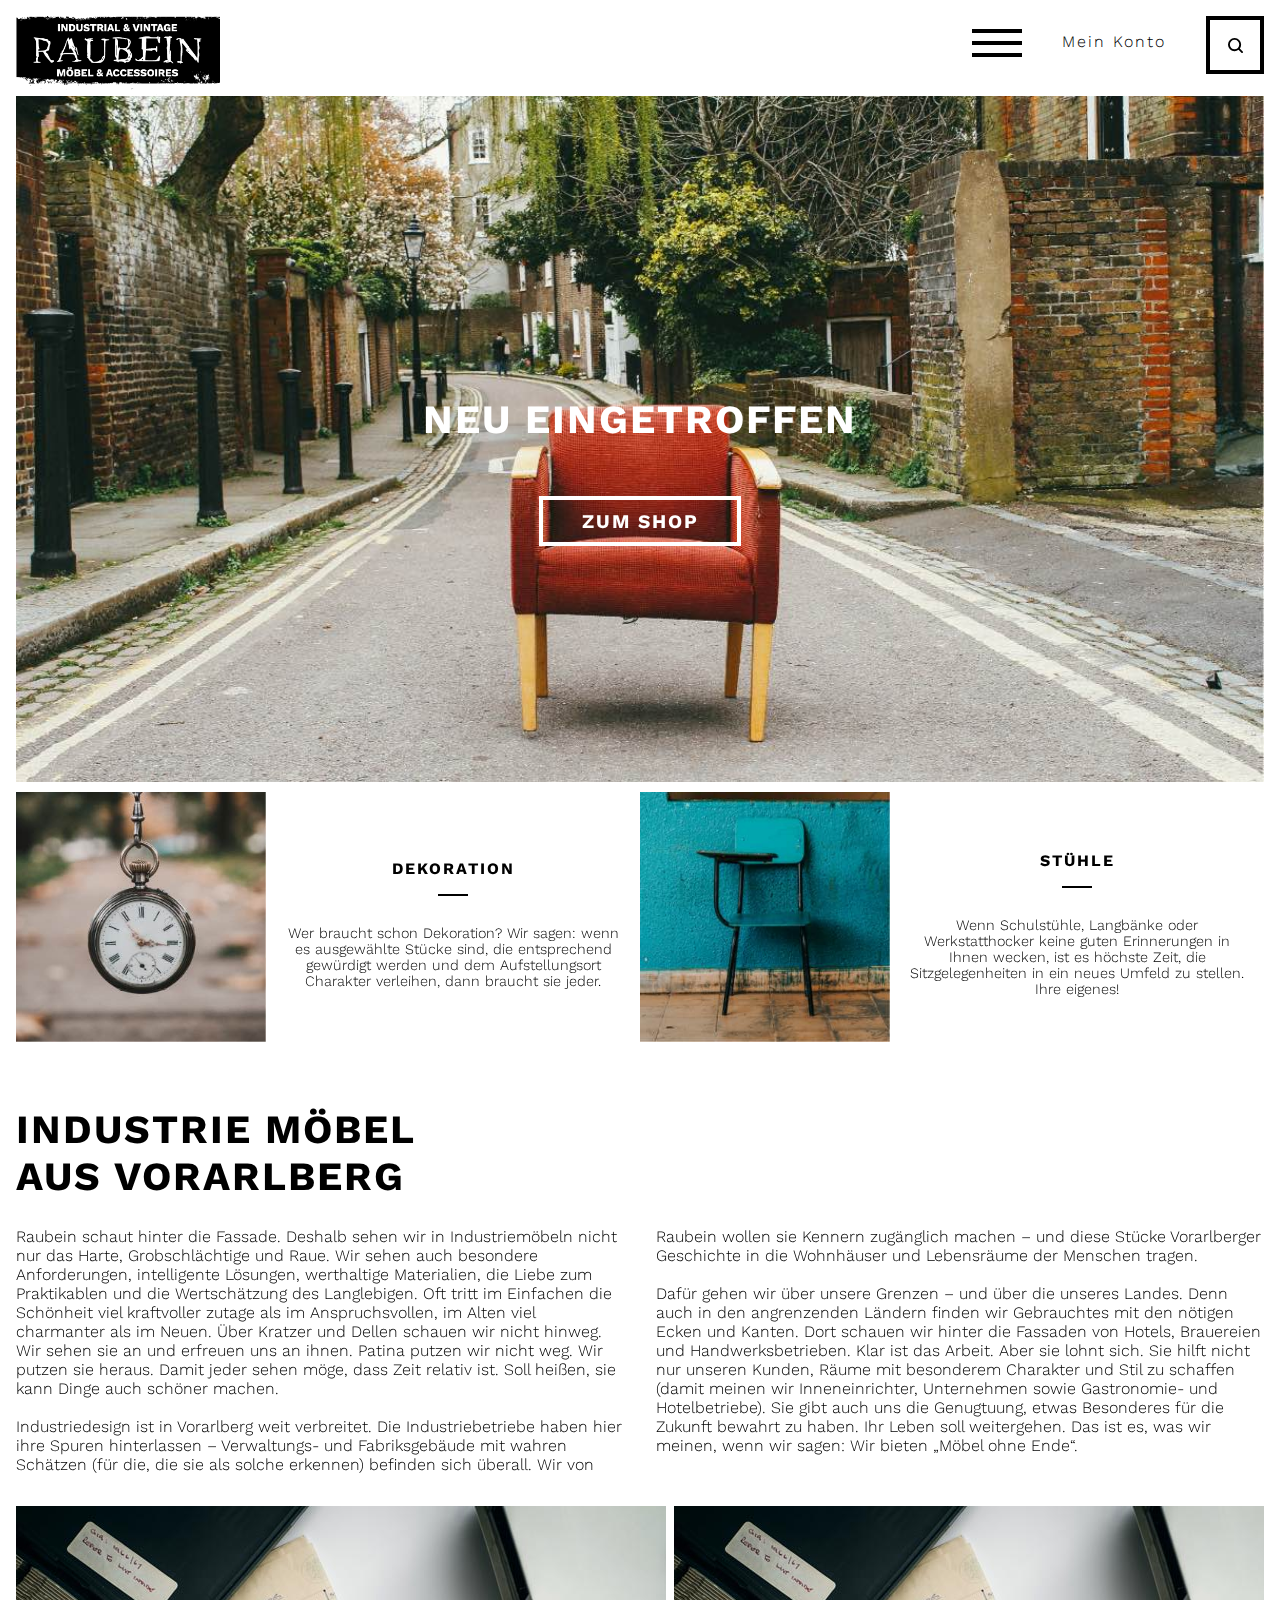
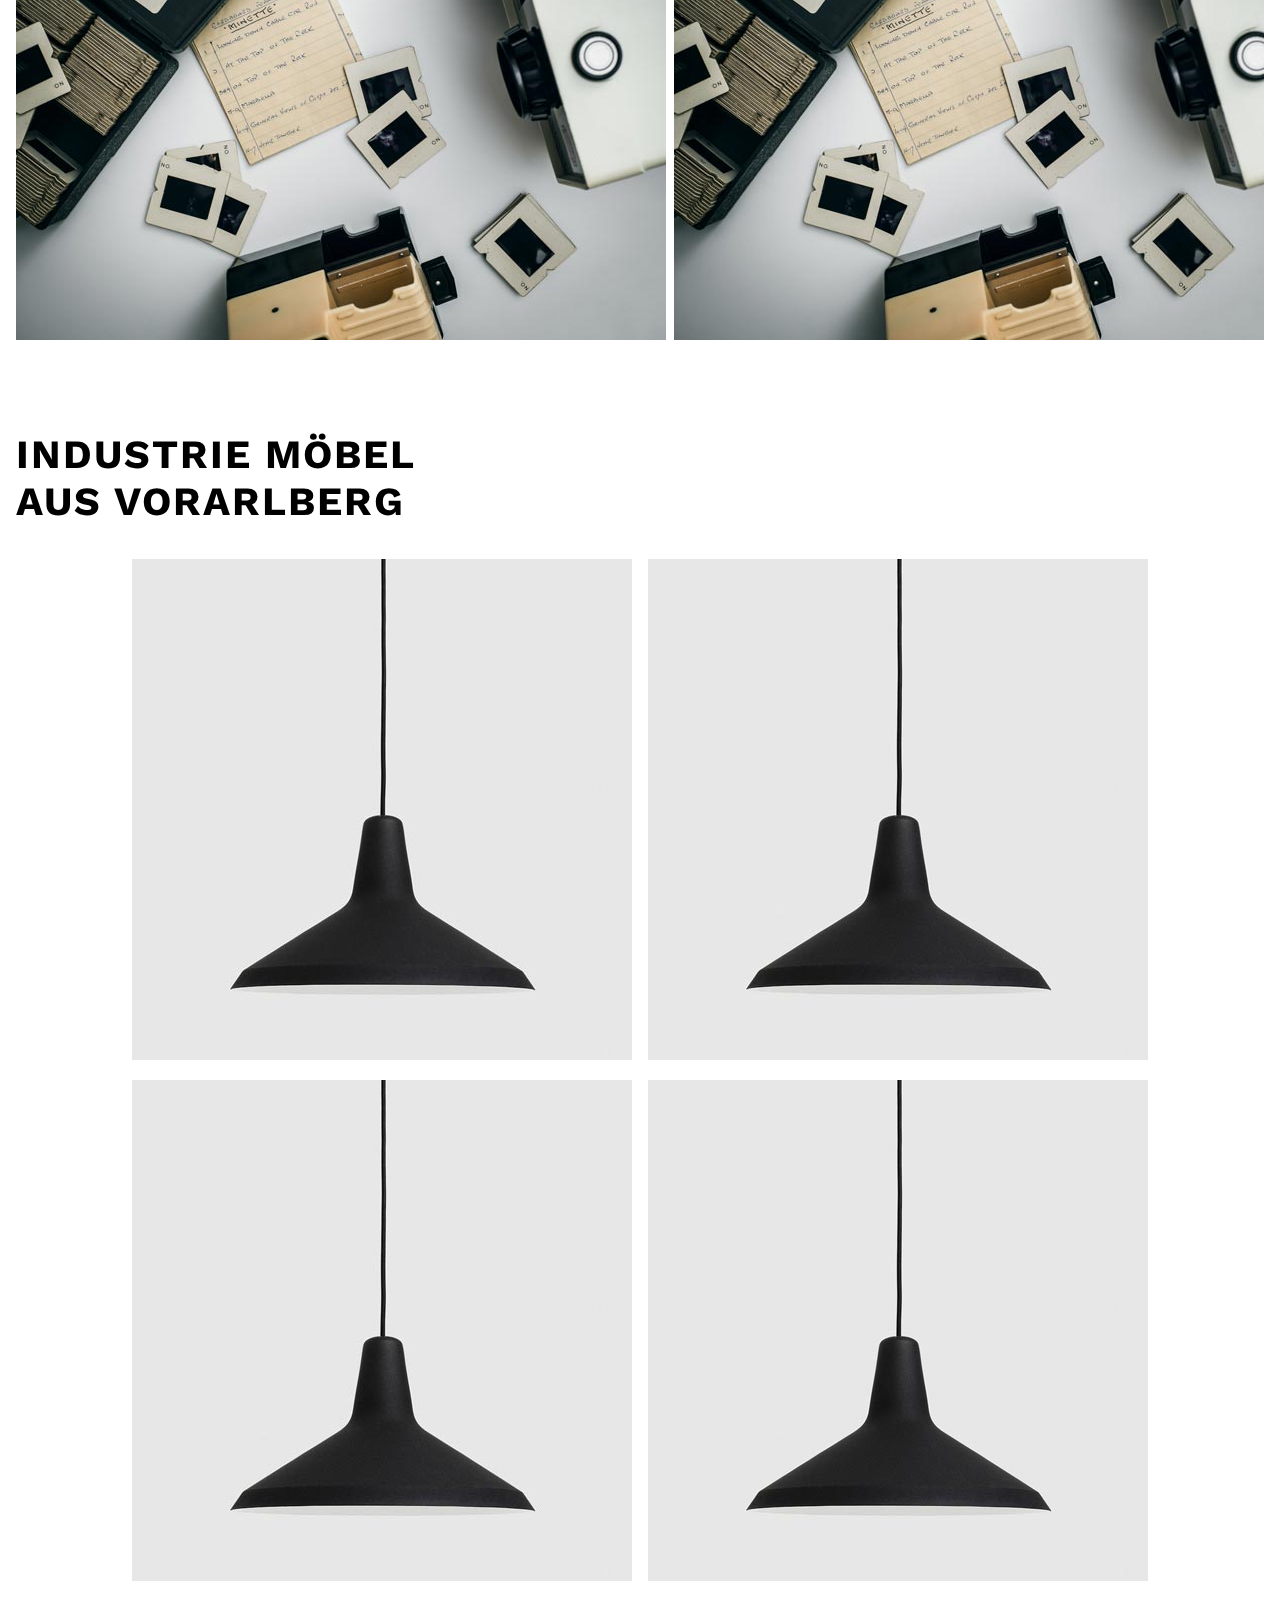
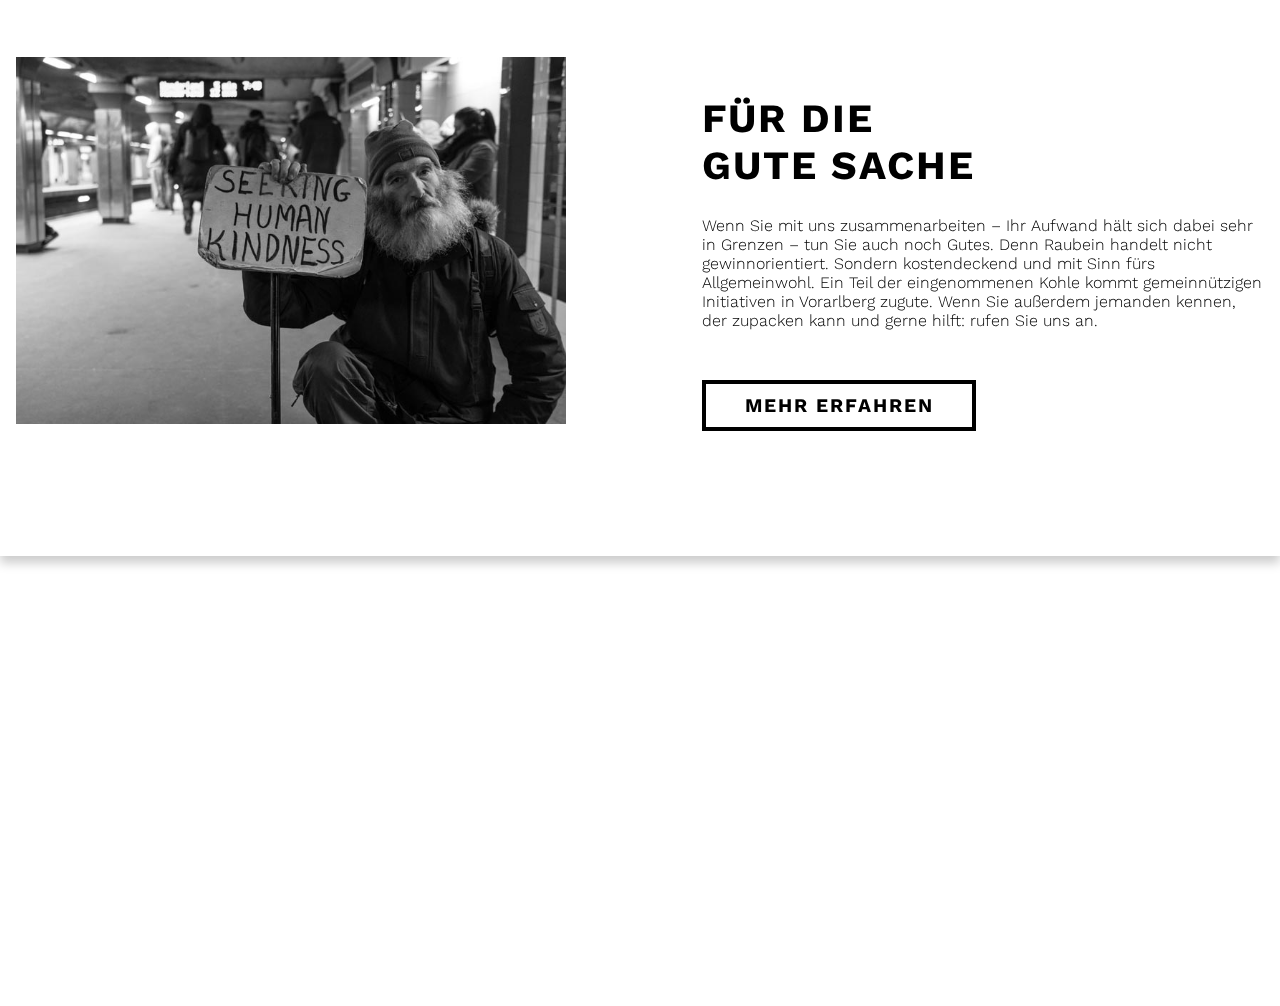
<file: index.html>
<!doctype html>
<html>
<head>
<meta charset="UTF-8">
<meta name="viewport" content="width=device-width, initial-scale=1">
<title>Raubein</title>
	<link href="sass/main.css" rel="stylesheet" type="text/css">
</head>

<body>
<div class="siteContent">
	<div class="parallax">
		<header>
			<div style="background: url(gfx/logo.png) no-repeat; background-size: contain;" class="logo"></div>
			<nav>
				<div class="hburger">
					<span></span>
					<span></span>
					<span></span>
				</div>
				
				<ul class="navEffect">
					<li class="subNav"><a href="#">Möbel</a>
						<div class="dropdownContent">
						<ul>
							<div class="dropCol-1">
								<li><a href="#">Tische &amp; Stühle</a></li>
								<li><a href="#">Sofas &amp; Sessel</a></li>
								<li><a href="#">Schränke &amp; Regale</a></li>
								<li><a href="#">Lampen &amp; Leuchten</a></li>
								<li><a href="#">Accessories &amp; Dekoration</a></li>
							</div>
							<div class="dropCol-2">
								<li><a href="#">Neu eingetroffen</a></li>
								<li><a href="#">Sale</a></li>
								<li class="subNav mobileSubClose"><a href="">Zurück</a></li>
							</div>
							<div class="dropCol-3" style="background: url('gfx/eduard-militaru-88755-unsplash.jpg') center center; background-size: cover;"></div>
						</ul>
						</div>	
					</li>
					<li><a href="#">Philosophie</a></li>
					<li><a href="#">Menschen</a></li>
					<li><a href="#">Kontakt</a></li>
				</ul>
				
				<div class="login"><a href="#">Mein Konto</a></div>
				<div class="search sfill"><span></span></div>
			</nav>
			
			

		</header>	
		<section class="spotlight">
			<div class="arrival">
				<img src="gfx/eduard-militaru-88755-unsplash.jpg" alt="">
				<div>
				<h5>Neu eingetroffen</h5>
					<center><a class="button fill" href="#">Zum Shop</a></center>
				</div>
			</div>
			<div class="teaser">
				<div class="teaserItem">
						<img class="flexItem" src="gfx/andrik-langfield-426760-unsplash.jpg" alt="">
					<div class="flexItem">
						<h2>Dekoration</h2>
						<p>Wer braucht schon Dekoration? Wir sagen: wenn es ausgewählte Stücke sind, die entsprechend gewürdigt werden und dem Aufstellungsort Charakter verleihen, dann braucht sie jeder.</p>
						<figcaption>
							<img src="gfx/icons/right-arrow.svg" alt="Pfeil nach rechts">
						</figcaption>
					</div>
				</div>
				<div class="teaserItem">
					<div class="flexItem">
						<h2>Stühle</h2>
						<p>Wenn Schulstühle, Langbänke oder Werkstatthocker keine guten Erinnerungen in Ihnen wecken, ist es höchste Zeit, die Sitzgelegenheiten in ein neues Umfeld zu stellen. Ihre eigenes!</p>
						<figcaption>
							<img src="gfx/icons/right-arrow.svg" alt="Pfeil nach rechts">
						</figcaption>
					</div>
					<img class="flexItem" src="gfx/carli-jeen-764065-unsplash.jpg" alt="">
				</div>
			</div>
		</section>	
		
		<section class="imagePart">
			<h1>Industrie Möbel<br> aus Vorarlberg</h1>
			<div class="imageFlex">
			<div class="imageText">
				<p>Raubein schaut hinter die Fassade. Deshalb sehen wir in Industriemöbeln nicht nur das Harte, Grobschlächtige und Raue. Wir sehen auch besondere Anforderungen, intelligente Lösungen, werthaltige Materialien, die Liebe zum Praktikablen und die Wertschätzung des Langlebigen. Oft tritt im Einfachen die Schönheit viel kraftvoller zutage als im Anspruchsvollen, im Alten viel charmanter als im Neuen. Über Kratzer und Dellen schauen wir nicht hinweg. Wir sehen sie an und erfreuen uns an ihnen. Patina putzen wir nicht weg. Wir putzen sie heraus. Damit jeder sehen möge, dass Zeit relativ ist. Soll heißen, sie kann Dinge auch schöner machen.
				<br><br>
				Industriedesign ist in Vorarlberg weit verbreitet. Die Industriebetriebe haben hier ihre Spuren hinterlassen – Verwaltungs- und Fabriksgebäude mit wahren Schätzen (für die, die sie als solche erkennen) befinden sich überall. Wir von Raubein wollen sie Kennern zugänglich machen – und diese Stücke Vorarlberger Geschichte in die Wohnhäuser und Lebensräume der Menschen tragen. 
				<br><br>
				Dafür gehen wir über unsere Grenzen – und über die unseres Landes. Denn auch in den angrenzenden Ländern finden wir Gebrauchtes mit den nötigen Ecken und Kanten. Dort schauen wir hinter die Fassaden von Hotels, Brauereien und Handwerksbetrieben. Klar ist das Arbeit. Aber sie lohnt sich. Sie hilft nicht nur unseren Kunden, Räume mit besonderem Charakter und Stil zu schaffen (damit meinen wir Inneneinrichter, Unternehmen sowie Gastronomie- und Hotelbetriebe). Sie gibt auch uns die Genugtuung, etwas Besonderes für die Zukunft bewahrt zu haben. Ihr Leben soll weitergehen. Das ist es, was wir meinen, wenn wir sagen: Wir bieten „Möbel ohne Ende“. 
				</p>
			</div>
			<div class="imageImg">
				<img src="gfx/alexander-andrews-464024-unsplash.jpg" alt="">
				<img src="gfx/alexander-andrews-464024-unsplash.jpg" alt="">
			</div>
			</div>	
		</section>	
		<section class="imagePart">
			<div class="imageFlex">
				<h1>Industrie Möbel<br> aus Vorarlberg</h1>
				<div class="bestProducts">
					<div class="bestItem">
						<img src="gfx/shop/placeholderShop.jpg" alt="">
						<figcaption>
							<div>
								<a class="button fill" href="#">Zum Shop</a>
							</div>
						</figcaption>
					</div>
					<div class="bestItem">
						<img src="gfx/shop/placeholderShop.jpg" alt="">
						<figcaption>
							<div>
								<a class="button fill" href="#">Zum Shop</a>
							</div>
						</figcaption>
					</div>
					<div class="bestItem">
						<img src="gfx/shop/placeholderShop.jpg" alt="">
						<figcaption>
							<div>
								<a class="button fill" href="#">Zum Shop</a>
							</div>
						</figcaption>
					</div>
					<div class="bestItem">
						<img src="gfx/shop/placeholderShop.jpg" alt="">
						<figcaption>
							<div>
								<a class="button fill" href="#">Zum Shop</a>
							</div>
						</figcaption>
					</div>
				</div>
			</div>	
		</section>	
		<section class="imagePartRev">
			<div class="imageFlexRev">
				<div>
					<img class="imageImg" src="gfx/homeless.jpg" alt="">
				</div>
				<div class="imageTextRev">
					<div><h1>Für die<br> gute Sache</h1></div>
					<div><p style="margin-bottom: 4em;">Wenn Sie mit uns zusammenarbeiten – Ihr Aufwand hält sich dabei sehr in Grenzen – tun Sie auch noch Gutes. Denn Raubein handelt nicht gewinnorientiert. Sondern kostendeckend und mit Sinn fürs Allgemeinwohl. Ein Teil der eingenommenen Kohle kommt gemeinnützigen Initiativen in Vorarlberg zugute. Wenn Sie außerdem jemanden kennen, der zupacken kann und gerne hilft: rufen Sie uns an.</p>
					<a class="bbutton bfill" href="#">mehr erfahren</a></div>
				</div>
			</div>	
		</section>
	</div>
</div> <!-- siteContent End -->	
<div class="siteFooter">
	<div class="footerItem">
		<h2>Sitemap</h2>
		<ul>
			<li><a href="#">Shop</a>
				<ul>
					<li><a href="#">Tische &amp; Stühle</a></li>
					<li><a href="#">Sofas &amp; Sessel</a></li>
					<li><a href="#">Schränke &amp; Regale</a></li>
					<li><a href="#">Lampen &amp; Leuchten</a></li>
					<li><a href="#">Accessories &amp; Dekoration</a></li>
				</ul>
			</li>
			<li><a href="#">Philosophie</a></li>
			<li><a href="#">Menschen</a></li>
			<li><a href="#">Kontakt</a></li>
		</ul>
	</div>
	<div class="footerItem">
	<h2>Service</h2>
		<ul>
			<li><a href="#">Lieferkosten</a></li>
			<li><a href="#">Mein Konto</a></li>
			<li><a href="#">Presse</a></li>
			<li><a href="#">Agb</a></li>
			<li><a href="#">Impressum</a></li>
			<li><a href="#">Datenschutz</a></li>
		</ul>
	<h2>Zahlungsarten</h2>
		<div class="payments">
			<img src="gfx/payment/mastercard.png" alt="Mastercard">
			<img src="gfx/payment/visa.png" alt="Visa">
			<img src="gfx/payment/paypal.png" alt="PayPal">
		</div>
	</div>
	<div class="footerItem">
	<h2>Kontakt</h2>
		<p>
		<strong>Raubein - Vintage &amp; Industrie Möbel</strong><br>
		Mariahilfstrasse 29<br>
		6900 Bregenz<br>
		Austria<br>
		<br>
		<a href="tel:+436647931641">+43 664 79 31 641</a><br>
		<br>	
		<a href="mailto:hello@raubein.at">hello@raubein.at</a><br>
		</p>
		<h2>Newsletter</h2>
		<p>Immer informiert bleiben <br>über neue Produkte, 
Events &amp; PopUp Stores</p>
		<input type="text" placeholder="E-Mail Adresse"><input type="submit" value="ok">
	</div>
	<div class="copyright">
	<p>&copy; copyright | Raubein - Vintage &amp; Industrie Möbel - 2018</p>
	</div>
</div>	
	<script
  src="https://code.jquery.com/jquery-3.3.1.min.js" integrity="sha256-FgpCb/KJQlLNfOu91ta32o/NMZxltwRo8QtmkMRdAu8=" crossorigin="anonymous"></script>
	<script src="js/main.js" type="text/javascript"></script>
</body>
</html>
</file>
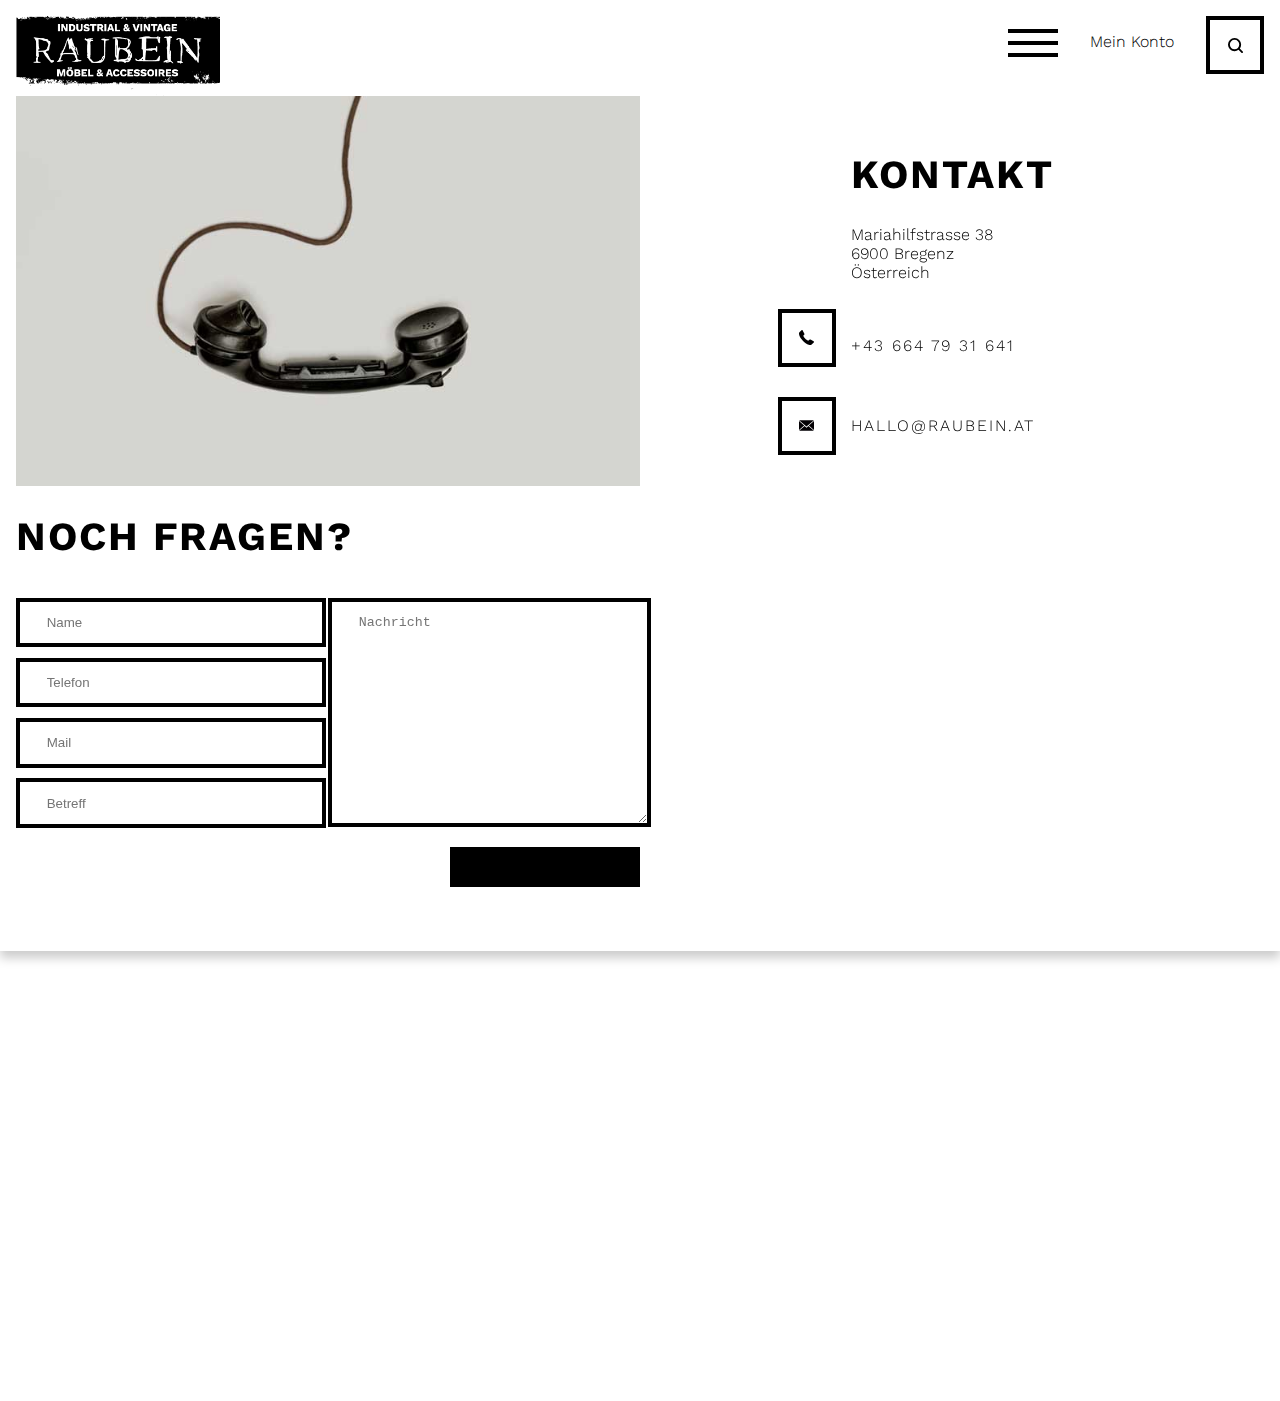
<file: contact.html>
<!doctype html>
<html>
<head>
<meta charset="UTF-8">
<meta name="viewport" content="width=device-width, initial-scale=1">
<title>Raubein</title>
	<link href="sass/main.css" rel="stylesheet" type="text/css">
</head>

<body>
<div class="siteContent">
	<div class="parallax">
		<header>
			<a href="index.html">
			<div style="background: url(gfx/logo.png) no-repeat; background-size: contain;" class="logo"></div>
			</a>	
			<nav>
				<div class="hburger">
					<span></span>
					<span></span>
					<span></span>
				</div>
				
				<ul class="navEffect">
					<li><a href="#">Shop</a></li>
					<li><a href="#">Philosophie</a></li>
					<li><a href="#">Menschen</a></li>
					<li><a href="#">Kontakt</a></li>
				</ul>
				
				<div class="login"><p>Mein Konto</p></div>
				<div class="search sfill"><span></span></div>
				
			</nav>
			
			

		</header>	
		<section class="contact">
			<div class="contactItem">
				<img src="gfx/raubein-contact.jpg" alt="Raubein Möbel Kontakt">
			</div>
			<div class="contactItem">
				<div class="contactInfo">
					<div>
						<h1>Kontakt</h1>
					  <p>Mariahilfstrasse 38<br>
						6900 Bregenz<br>
						Österreich</p>
					</div>
					<div>
						<div class="phone"><span></span><a href="tel.:+436647931641">+43 664 79 31 641</a></div>
						<div class="mail"><span></span><a href="mailto:hallo@raubein.at">hallo@raubein.at</a></div>
					</div>
				</div>
			</div>
		</section>
		<section class="contactForm">
			<h1>noch Fragen?</h1>
			<form>
				<div class="formRow">
					<div class="formCol">
						<input type="text" placeholder="Name">
						<input type="text" placeholder="Telefon">
						<input type="text" placeholder="Mail">
						<input type="text" placeholder="Betreff">
					</div>
					<div class="formCol">
						<textarea placeholder="Nachricht" rows="13"></textarea>
					</div>
				</div>
				<div class="submit">
					<input class="bbutton bfill" type="submit" value="weg damit">
				</div>
			</form>
		</section>
	</div>
</div> <!-- siteContent End -->	
<div class="siteFooter">
	<div class="footerItem">
		<h2>Sitemap</h2>
		<ul>
			<li><a href="#">Shop</a>
				<ul>
					<li><a href="#">Tische &amp; Stühle</a></li>
					<li><a href="#">Sofas &amp; Sessel</a></li>
					<li><a href="#">Schränke &amp; Regale</a></li>
					<li><a href="#">Lampen &amp; Leuchten</a></li>
					<li><a href="#">Accessories &amp; Dekoration</a></li>
				</ul>
			</li>
			<li><a href="#">Philosophie</a></li>
			<li><a href="#">Menschen</a></li>
			<li><a href="#">Kontakt</a></li>
		</ul>
	</div>
	<div class="footerItem">
	<h2>Service</h2>
		<ul>
			<li><a href="#">Lieferkosten</a></li>
			<li><a href="#">Mein Konto</a></li>
			<li><a href="#">Presse</a></li>
			<li><a href="#">Agb</a></li>
			<li><a href="#">Impressum</a></li>
			<li><a href="#">Datenschutz</a></li>
		</ul>
	<h2>Zahlungsarten</h2>
		<div class="payments">
			<img src="gfx/payment/mastercard.png" alt="Mastercard">
			<img src="gfx/payment/visa.png" alt="Visa">
			<img src="gfx/payment/paypal.png" alt="PayPal">
		</div>
	</div>
	<div class="footerItem">
	<h2>Kontakt</h2>
		<p>
		<strong>Raubein - Vintage &amp; Industrie Möbel</strong><br>
		Mariahilfstrasse 29<br>
		6900 Bregenz<br>
		Austria<br>
		<br>
		<a href="tel:+436647931641">+43 664 79 31 641</a><br>
		<br>	
		<a href="mailto:hello@raubein.at">hello@raubein.at</a><br>
		</p>
		<h2>Newsletter</h2>
		<p>Immer informiert bleiben <br>über neue Produkte, 
Events &amp; PopUp Stores</p>
		<input type="text" placeholder="E-Mail Adresse"><input type="submit" value="ok">
	</div>
	<div class="copyright">
	<p>&copy; copyright | Raubein - Vintage &amp; Industrie Möbel - 2018</p>
	</div>
</div>	
	<script src="https://code.jquery.com/jquery-3.3.1.min.js" integrity="sha256-FgpCb/KJQlLNfOu91ta32o/NMZxltwRo8QtmkMRdAu8=" crossorigin="anonymous"></script>
	<script src="js/main.js" type="text/javascript"></script>
</body>
</html>
</file>
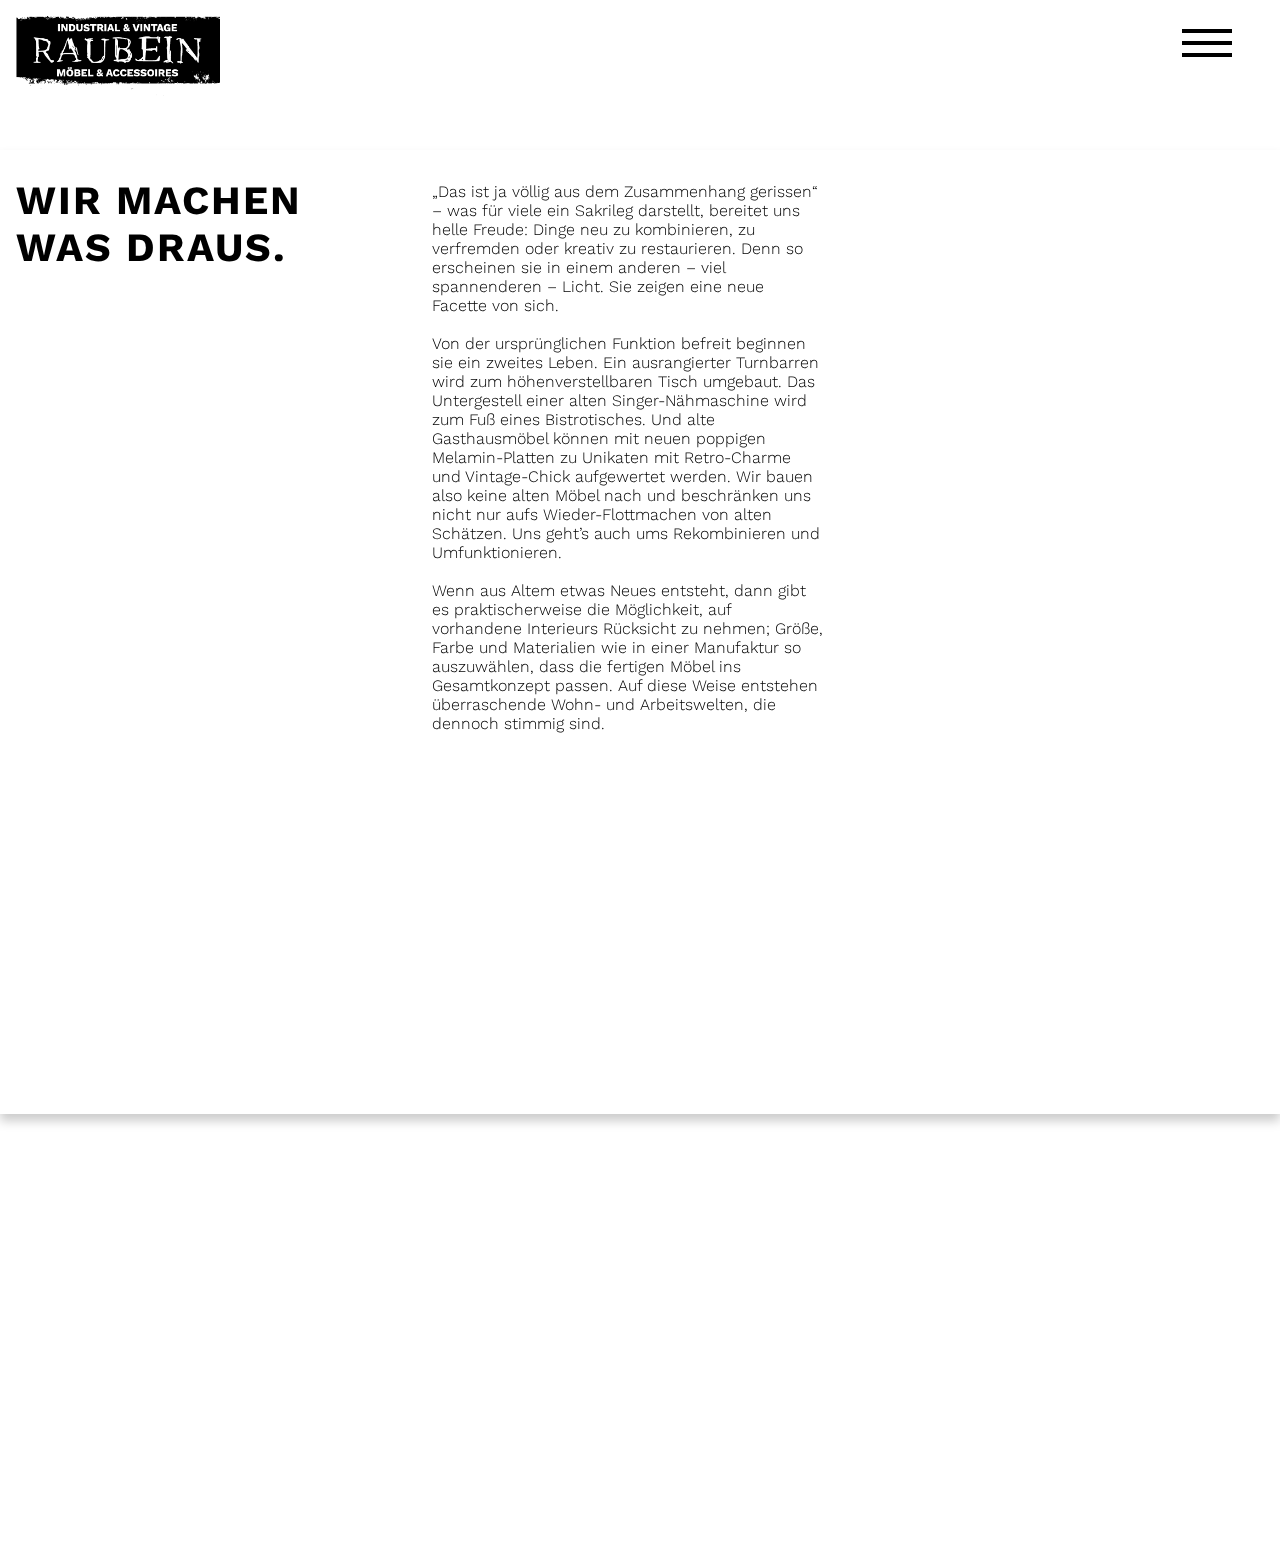
<file: creation.html>
<!doctype html>
<html>
<head>
<meta charset="UTF-8">
<meta name="viewport" content="width=device-width, initial-scale=1">
<title>Raubein</title>
	<link href="sass/main.css" rel="stylesheet" type="text/css">
</head>

<body>
<div class="siteContent">
	<div class="parallax">
		<header>
			<a href="index.html">
			<div style="background: url(gfx/logo.png) no-repeat; background-size: contain;" class="logo"></div>
				</a>
			<nav>
				<div class="hburger">
					<span></span>
					<span></span>
					<span></span>
				</div>
				
				<ul class="navEffect">
					<li><a href="shop.html">Schaufenster</a></li>
					<li><a href="people.html">Menschen</a></li>
					<li><a href="creation.html">Eigenkreationen</a></li>
					<li><a href="service.html">Service</a></li>
					<li><a href="philosophy.html">Philosophie</a></li>
				</ul>
				<!--
				<div class="login"><p>Mein Konto</p></div>
				<div class="search sfill"><span></span></div>
				-->
			</nav>
			
			

		</header>	
		<section class="service">
			<div class="serviceHeadline">
				<h1>Wir machen <br>was draus.</h1>
			</div>
				<div class="serviceText">
					<div>
						<p>„Das ist ja völlig aus dem Zusammenhang gerissen“ – was für viele ein Sakrileg darstellt, bereitet uns helle Freude: Dinge neu zu kombinieren, zu verfremden oder kreativ zu restaurieren. Denn so erscheinen sie in einem anderen – viel spannenderen – Licht. Sie zeigen eine neue Facette von sich. <br><br>

Von der ursprünglichen Funktion befreit beginnen sie ein zweites Leben. Ein ausrangierter Turnbarren wird zum höhenverstellbaren Tisch umgebaut. Das Untergestell einer alten Singer-Nähmaschine wird zum Fuß eines Bistrotisches. Und alte Gasthausmöbel können mit neuen poppigen Melamin-Platten zu Unikaten mit Retro-Charme und Vintage-Chick aufgewertet werden. Wir bauen also keine alten Möbel nach und beschränken uns nicht nur aufs Wieder-Flottmachen von alten Schätzen. Uns geht’s auch ums Rekombinieren und Umfunktionieren. <br><br>

Wenn aus Altem etwas Neues entsteht, dann gibt es praktischerweise die Möglichkeit, auf vorhandene Interieurs Rücksicht zu nehmen; Größe, Farbe und Materialien wie in einer Manufaktur so auszuwählen, dass die fertigen Möbel ins Gesamtkonzept passen. Auf diese Weise entstehen überraschende Wohn- und Arbeitswelten, die dennoch stimmig sind.  
</p>
					</div>
				</div>
		</section>
	</div>
</div> <!-- siteContent End -->	
<div class="siteFooter">
	<div class="footerItem">
		<h2>Sitemap</h2>
		<ul>
			<li><a href="shop.html">Schaufenster</a></li>
			<li><a href="people.html">Menschen</a></li>
			<li><a href="creation.html">Eigenkreationen</a></li>
			<li><a href="service.html">Service</a></li>
			<li><a href="philosophy.html">Philosophie</a></li>
		</ul>
	</div>
	<div class="footerItem">
	<h2>Service</h2>
		<ul>
			<li><a href="impressum.html">Impressum</a></li>
			<li><a href="datenschutz.html">Datenschutz</a></li>
		</ul>
	<h2>Zahlungsarten</h2>
		<div class="payments">
			<img src="gfx/payment/mastercard.png" alt="Mastercard">
			<img src="gfx/payment/visa.png" alt="Visa">
			<img src="gfx/payment/paypal.png" alt="PayPal">
		</div>
	</div>
	<div class="footerItem">
	<h2>Kontakt</h2>
		<p>
		<strong>Raubein - Vintage &amp; Industrie Möbel</strong><br>
		Mariahilfstrasse 29<br>
		6900 Bregenz<br>
		Austria<br>
		<br>
		<a href="tel:+436647931641">+43 664 79 31 641</a><br>
		<br>	
		<a href="mailto:hello@raubein.at">hello@raubein.at</a><br>
		</p>
		<h2>Newsletter</h2>
		<p>Immer informiert bleiben <br>über neue Produkte, 
Events &amp; PopUp Stores</p>
		<input type="text" placeholder="E-Mail Adresse"><input type="submit" value="ok">
	</div>
	<div class="copyright">
	<p>&copy; copyright | Raubein - Vintage &amp; Industrie Möbel - 2018</p>
	</div>
</div>	
	<script src="https://code.jquery.com/jquery-3.3.1.min.js" integrity="sha256-FgpCb/KJQlLNfOu91ta32o/NMZxltwRo8QtmkMRdAu8=" crossorigin="anonymous"></script>
	<script src="js/main.js" type="text/javascript"></script>
</body>
</html>
</file>
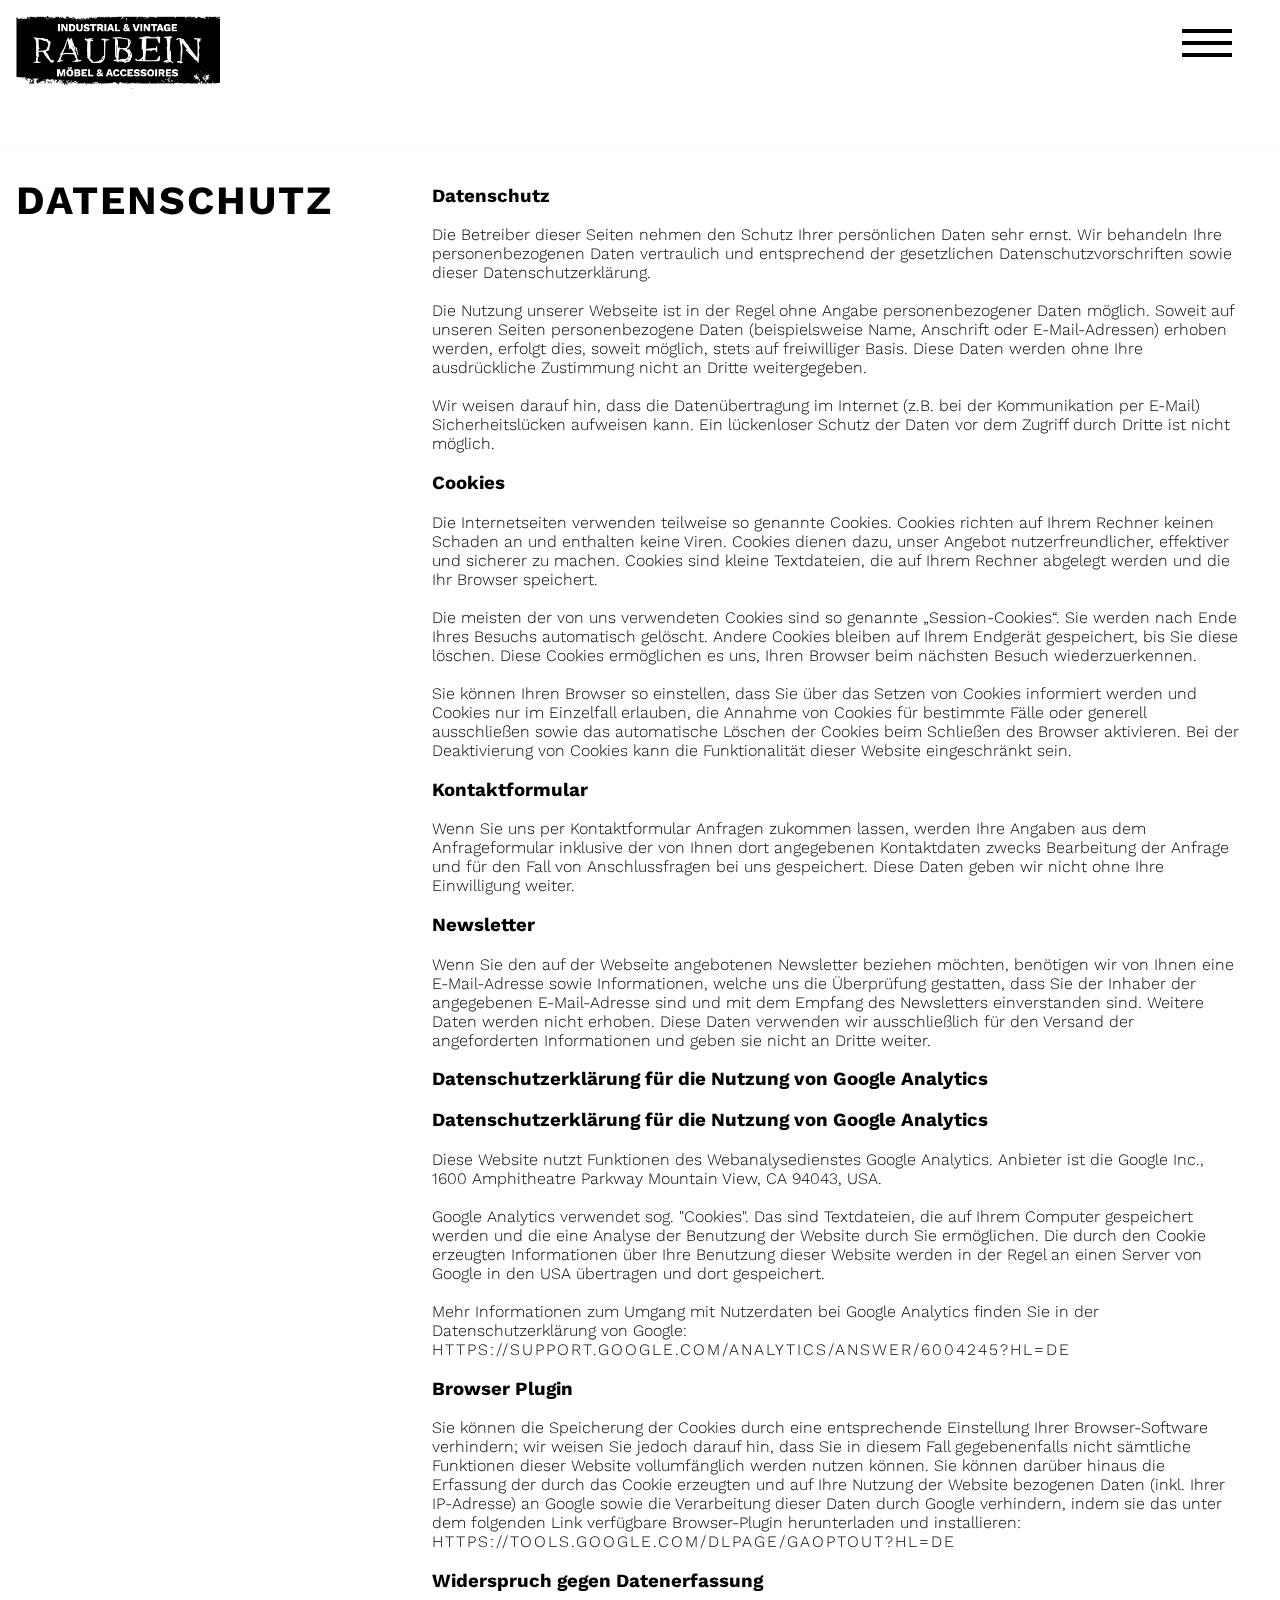
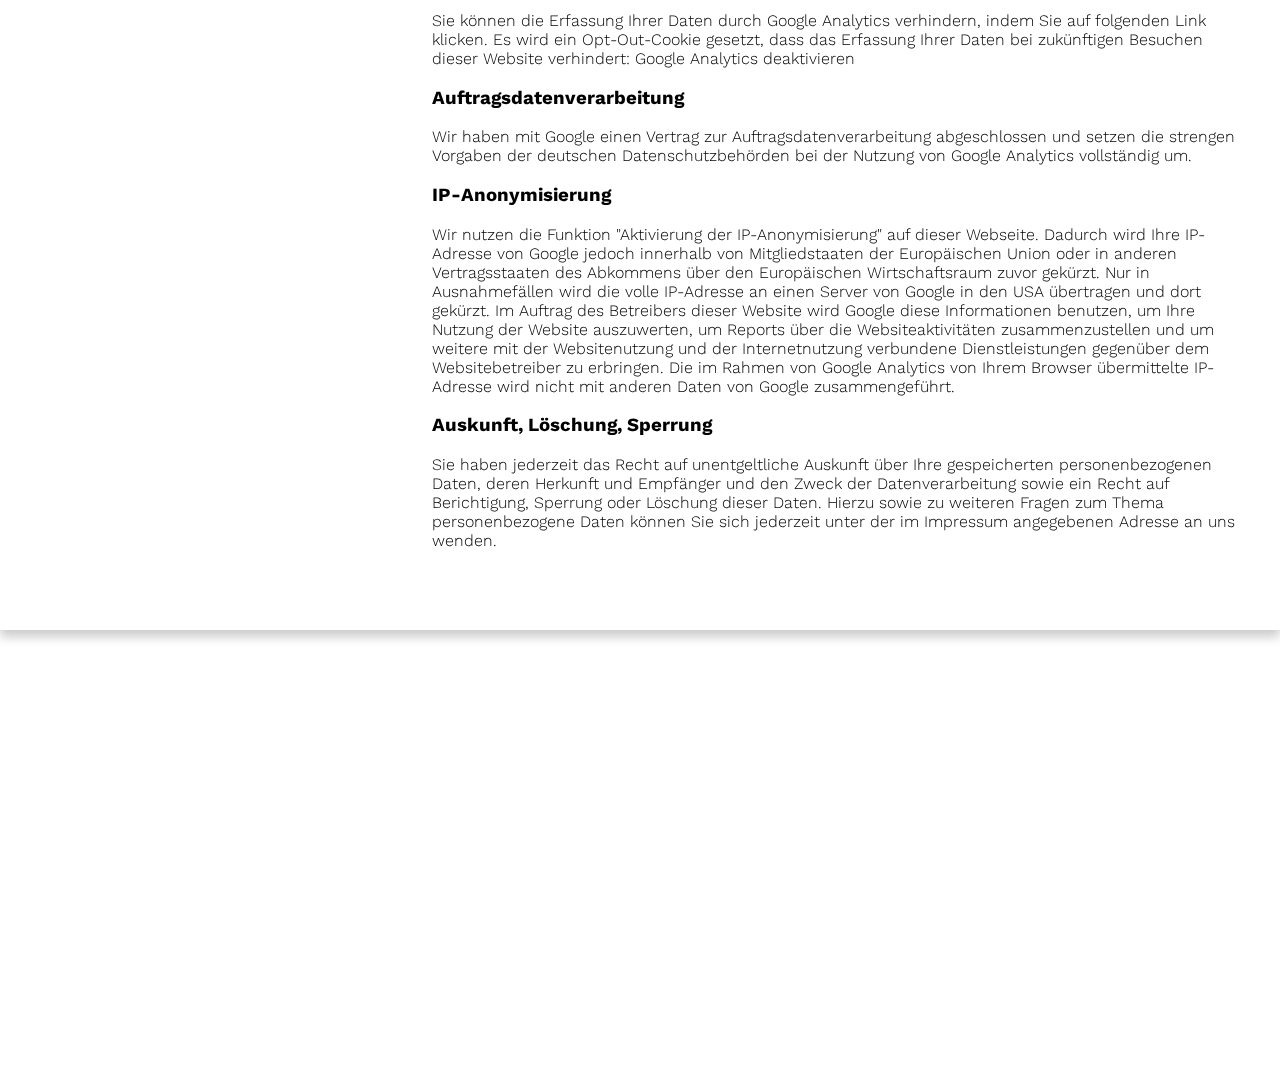
<file: datenschutz.html>
<!doctype html>
<html>
<head>
<meta charset="UTF-8">
<meta name="viewport" content="width=device-width, initial-scale=1">
<title>Raubein</title>
	<link href="sass/main.css" rel="stylesheet" type="text/css">
</head>

<body>
<div class="siteContent">
	<div class="parallax">
		<header>
			<a href="index.html">
				<div style="background: url(gfx/logo.png) no-repeat; background-size: contain;" class="logo"></div>
			</a>
			<nav>
				<div class="hburger">
					<span></span>
					<span></span>
					<span></span>
				</div>
				
				<ul class="navEffect">
					<li><a href="shop.html">Schaufenster</a></li>
					<li><a href="people.html">Menschen</a></li>
					<li><a href="creation.html">Eigenkreationen</a></li>
					<li><a href="service.html">Service</a></li>
					<li><a href="philosophy.html">Philosophie</a></li>
				</ul>
				<!--
				<div class="login"><p>Mein Konto</p></div>
				<div class="search sfill"><span></span></div>
				-->
			</nav>
			
			

		</header>	
		<section class="service">
			<div class="serviceHeadline">
				<h1>Datenschutz</h1>
			</div>
				<div class="serviceText">
					<div style="width: 100%;">
					<h3>Datenschutz</h3>
						<p>Die Betreiber dieser Seiten nehmen den Schutz Ihrer persönlichen Daten sehr ernst. Wir behandeln Ihre personenbezogenen Daten vertraulich und entsprechend der gesetzlichen Datenschutzvorschriften sowie dieser Datenschutzerklärung.<br><br>
						Die Nutzung unserer Webseite ist in der Regel ohne Angabe personenbezogener Daten möglich. Soweit auf unseren Seiten personenbezogene Daten (beispielsweise Name, Anschrift oder E-Mail-Adressen) erhoben werden, erfolgt dies, soweit möglich, stets auf freiwilliger Basis. Diese Daten werden ohne Ihre ausdrückliche Zustimmung nicht an Dritte weitergegeben.<br><br>
						Wir weisen darauf hin, dass die Datenübertragung im Internet (z.B. bei der Kommunikation per E-Mail) Sicherheitslücken aufweisen kann. Ein lückenloser Schutz der Daten vor dem Zugriff durch Dritte ist nicht möglich.
						</p>
						<h3>Cookies</h3>
						<p>Die Internetseiten verwenden teilweise so genannte Cookies. Cookies richten auf Ihrem Rechner keinen Schaden an und enthalten keine Viren. Cookies dienen dazu, unser Angebot nutzerfreundlicher, effektiver und sicherer zu machen. Cookies sind kleine Textdateien, die auf Ihrem Rechner abgelegt werden und die Ihr Browser speichert.<br><br>
						Die meisten der von uns verwendeten Cookies sind so genannte „Session-Cookies“. Sie werden nach Ende Ihres Besuchs automatisch gelöscht. Andere Cookies bleiben auf Ihrem Endgerät gespeichert, bis Sie diese löschen. Diese Cookies ermöglichen es uns, Ihren Browser beim nächsten Besuch wiederzuerkennen.<br><br>
						Sie können Ihren Browser so einstellen, dass Sie über das Setzen von Cookies informiert werden und Cookies nur im Einzelfall erlauben, die Annahme von Cookies für bestimmte Fälle oder generell ausschließen sowie das automatische Löschen der Cookies beim Schließen des Browser aktivieren. Bei der Deaktivierung von Cookies kann die Funktionalität dieser Website eingeschränkt sein.
						</p>
					<h3>Kontaktformular</h3>
						<p>Wenn Sie uns per Kontaktformular Anfragen zukommen lassen, werden Ihre Angaben aus dem Anfrageformular inklusive der von Ihnen dort angegebenen Kontaktdaten zwecks Bearbeitung der Anfrage und für den Fall von Anschlussfragen bei uns gespeichert. Diese Daten geben wir nicht ohne Ihre Einwilligung weiter.</p>
						<h3>Newsletter</h3>
						<p>Wenn Sie den auf der Webseite angebotenen Newsletter beziehen möchten, benötigen wir von Ihnen eine E-Mail-Adresse sowie Informationen, welche uns die Überprüfung gestatten, dass Sie der Inhaber der angegebenen E-Mail-Adresse sind und mit dem Empfang des Newsletters einverstanden sind. Weitere Daten werden nicht erhoben. Diese Daten verwenden wir ausschließlich für den Versand der angeforderten Informationen und geben sie nicht an Dritte weiter.</p>
						<h3>Datenschutzerklärung für die Nutzung von Google Analytics</h3>
						<h3>Datenschutzerklärung für die Nutzung von Google Analytics</h3>
						<p>Diese Website nutzt Funktionen des Webanalysedienstes Google Analytics. Anbieter ist die Google Inc., 1600 Amphitheatre Parkway Mountain View, CA 94043, USA.<br><br>
						Google Analytics verwendet sog. "Cookies". Das sind Textdateien, die auf Ihrem Computer gespeichert werden und die eine Analyse der Benutzung der Website durch Sie ermöglichen. Die durch den Cookie erzeugten Informationen über Ihre Benutzung dieser Website werden in der Regel an einen Server von Google in den USA übertragen und dort gespeichert.<br><br>
						Mehr Informationen zum Umgang mit Nutzerdaten bei Google Analytics finden Sie in der Datenschutzerklärung von Google: <a href="https://support.google.com/analytics/answer/6004245?hl=de" target="_self">https://support.google.com/analytics/answer/6004245?hl=de</a>
						</p>
						<h3>Browser Plugin</h3>
						<p>Sie können die Speicherung der Cookies durch eine entsprechende Einstellung Ihrer Browser-Software verhindern; wir weisen Sie jedoch darauf hin, dass Sie in diesem Fall gegebenenfalls nicht sämtliche Funktionen dieser Website vollumfänglich werden nutzen können. Sie können darüber hinaus die Erfassung der durch das Cookie erzeugten und auf Ihre Nutzung der Website bezogenen Daten (inkl. Ihrer IP-Adresse) an Google sowie die Verarbeitung dieser Daten durch Google verhindern, indem sie das unter dem folgenden Link verfügbare Browser-Plugin herunterladen und installieren: <a href="https://tools.google.com/dlpage/gaoptout?hl=de" target="_self">https://tools.google.com/dlpage/gaoptout?hl=de</a></p>
						<h3>Widerspruch gegen Datenerfassung</h3>
						<p>Sie können die Erfassung Ihrer Daten durch Google Analytics verhindern, indem Sie auf folgenden Link klicken. Es wird ein Opt-Out-Cookie gesetzt, dass das Erfassung Ihrer Daten bei zukünftigen Besuchen dieser Website verhindert: Google Analytics deaktivieren</p>
						<h3>Auftragsdatenverarbeitung</h3>
						<p>Wir haben mit Google einen Vertrag zur Auftragsdatenverarbeitung abgeschlossen und setzen die strengen Vorgaben der deutschen Datenschutzbehörden bei der Nutzung von Google Analytics vollständig um.</p>
						<h3>IP-Anonymisierung</h3>
						<p>Wir nutzen die Funktion "Aktivierung der IP-Anonymisierung" auf dieser Webseite. Dadurch wird Ihre IP-Adresse von Google jedoch innerhalb von Mitgliedstaaten der Europäischen Union oder in anderen Vertragsstaaten des Abkommens über den Europäischen Wirtschaftsraum zuvor gekürzt. Nur in Ausnahmefällen wird die volle IP-Adresse an einen Server von Google in den USA übertragen und dort gekürzt. Im Auftrag des Betreibers dieser Website wird Google diese Informationen benutzen, um Ihre Nutzung der Website auszuwerten, um Reports über die Websiteaktivitäten zusammenzustellen und um weitere mit der Websitenutzung und der Internetnutzung verbundene Dienstleistungen gegenüber dem Websitebetreiber zu erbringen. Die im Rahmen von Google Analytics von Ihrem Browser übermittelte IP-Adresse wird nicht mit anderen Daten von Google zusammengeführt.</p>
						<h3>Auskunft, Löschung, Sperrung</h3>
						<p>Sie haben jederzeit das Recht auf unentgeltliche Auskunft über Ihre gespeicherten personenbezogenen Daten, deren Herkunft und Empfänger und den Zweck der Datenverarbeitung sowie ein Recht auf Berichtigung, Sperrung oder Löschung dieser Daten. Hierzu sowie zu weiteren Fragen zum Thema personenbezogene Daten können Sie sich jederzeit unter der im Impressum angegebenen Adresse an uns wenden.</p>
					</div>
				</div>
		</section>
	</div>
</div> <!-- siteContent End -->	
<div class="siteFooter">
	<div class="footerItem">
		<h2>Sitemap</h2>
		<ul>
			<li><a href="#">Shop</a>
				<ul>
					<li><a href="shop.html">Schaufenster</a></li>
					<li><a href="people.html">Menschen</a></li>
					<li><a href="creation.html">Eigenkreationen</a></li>
					<li><a href="service.html">Service</a></li>
					<li><a href="philosophy.html">Philosophie</a></li>
				</ul>
			</li>
			<li><a href="#">Philosophie</a></li>
			<li><a href="#">Menschen</a></li>
			<li><a href="#">Kontakt</a></li>
		</ul>
	</div>
	<div class="footerItem">
	<h2>Service</h2>
		<ul>
			<li><a href="#">Impressum</a></li>
			<li><a href="#">Datenschutz</a></li>
		</ul>
	<h2>Zahlungsarten</h2>
		<div class="payments">
			<img src="gfx/payment/mastercard.png" alt="Mastercard">
			<img src="gfx/payment/visa.png" alt="Visa">
			<img src="gfx/payment/paypal.png" alt="PayPal">
		</div>
	</div>
	<div class="footerItem">
	<h2>Kontakt</h2>
		<p>
		<strong>Raubein - Vintage &amp; Industrie Möbel</strong><br>
		Mariahilfstrasse 29<br>
		6900 Bregenz<br>
		Austria<br>
		<br>
		<a href="tel:+436647931641">+43 664 79 31 641</a><br>
		<br>	
		<a href="mailto:hello@raubein.at">hello@raubein.at</a><br>
		</p>
		<h2>Newsletter</h2>
		<p>Immer informiert bleiben <br>über neue Produkte, 
Events &amp; PopUp Stores</p>
		<input type="text" placeholder="E-Mail Adresse"><input type="submit" value="ok">
	</div>
	<div class="copyright">
	<p>&copy; copyright | Raubein - Vintage &amp; Industrie Möbel - 2018</p>
	</div>
</div>	
	<script src="https://code.jquery.com/jquery-3.3.1.min.js" integrity="sha256-FgpCb/KJQlLNfOu91ta32o/NMZxltwRo8QtmkMRdAu8=" crossorigin="anonymous"></script>
	<script src="js/main.js" type="text/javascript"></script>
</body>
</html>
</file>
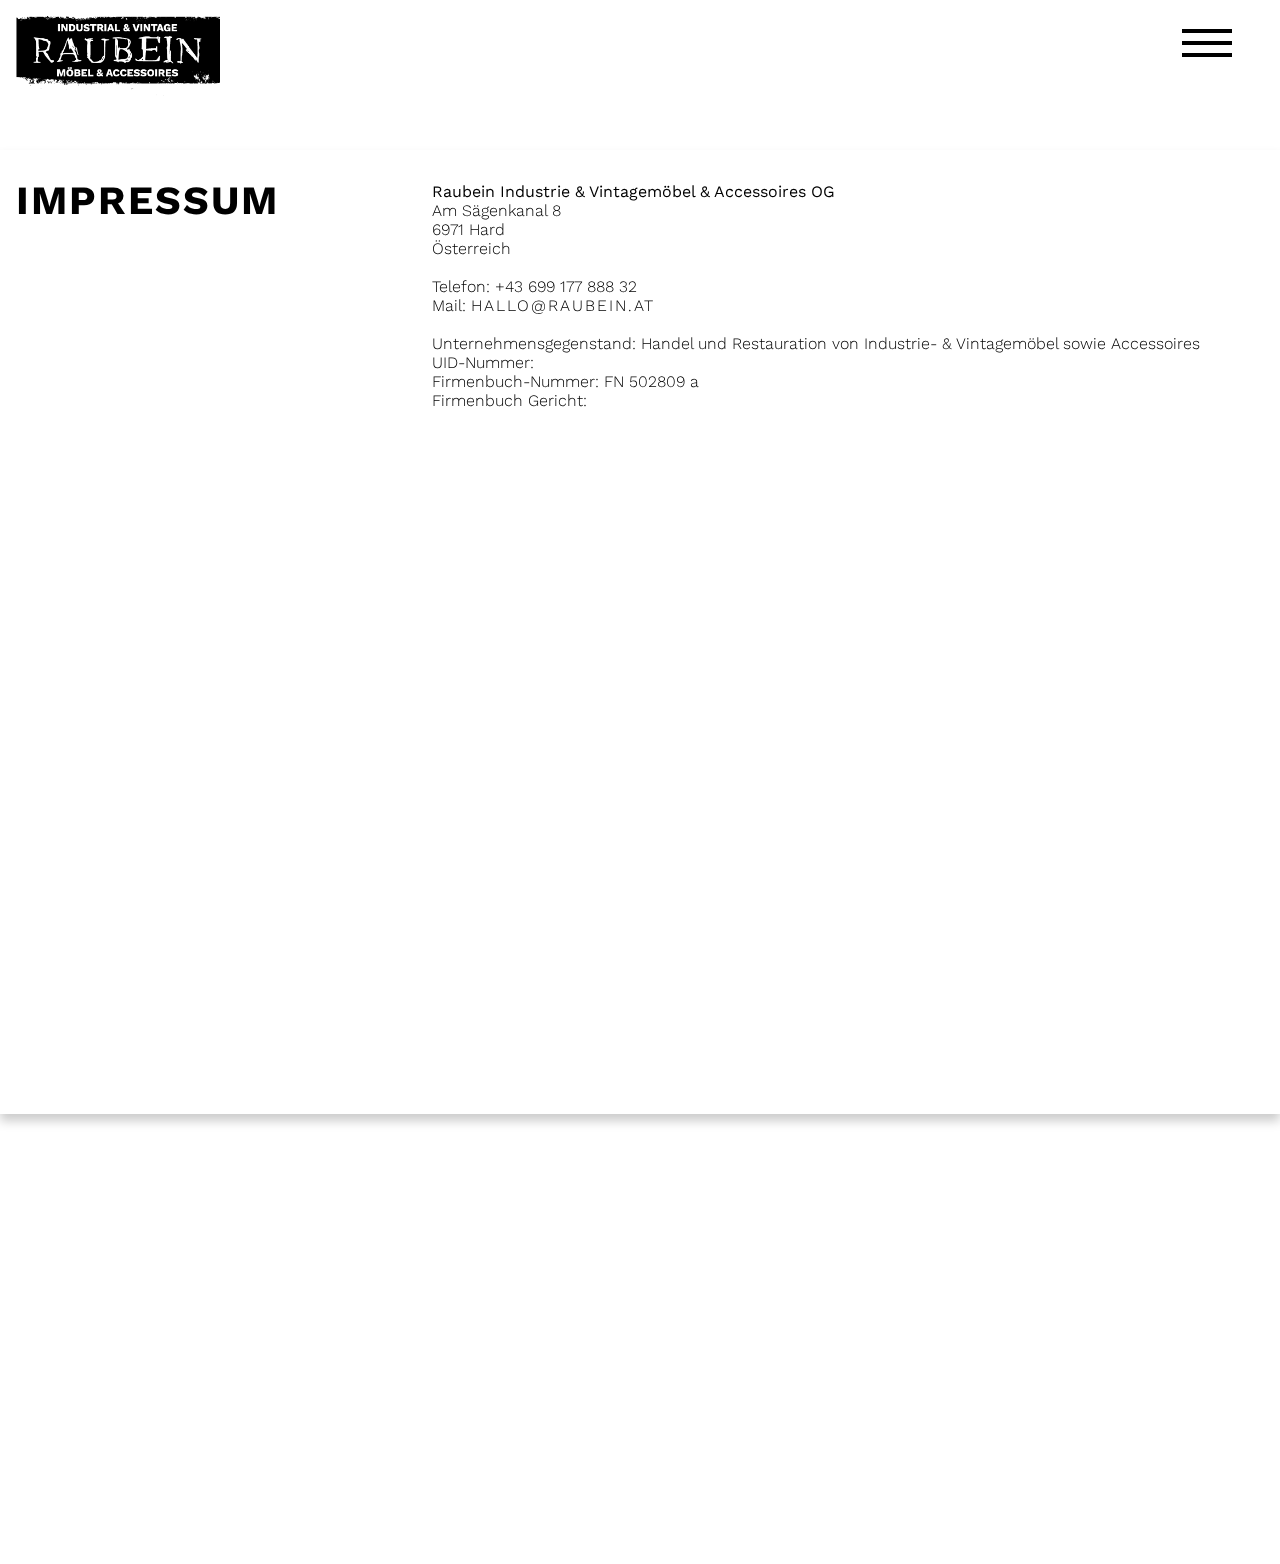
<file: impressum.html>
<!doctype html>
<html>
<head>
<meta charset="UTF-8">
<meta name="viewport" content="width=device-width, initial-scale=1">
<title>Raubein</title>
	<link href="sass/main.css" rel="stylesheet" type="text/css">
</head>

<body>
<div class="siteContent">
	<div class="parallax">
		<header>
			<a href="index.html">
				<div style="background: url(gfx/logo.png) no-repeat; background-size: contain;" class="logo"></div>
			</a>
			<nav>
				<div class="hburger">
					<span></span>
					<span></span>
					<span></span>
				</div>
				
				<ul class="navEffect">
					<li><a href="shop.html">Schaufenster</a></li>
					<li><a href="people.html">Menschen</a></li>
					<li><a href="creation.html">Eigenkreationen</a></li>
					<li><a href="service.html">Service</a></li>
					<li><a href="philosophy.html">Philosophie</a></li>
				</ul>
				<!--
				<div class="login"><p>Mein Konto</p></div>
				<div class="search sfill"><span></span></div>
				-->
			</nav>
			
			

		</header>	
		<section class="service">
			<div class="serviceHeadline">
				<h1>Impressum</h1>
			</div>
				<div class="serviceText">
					<div style="width: 100%;">
						<p>
						<strong>Raubein Industrie &amp; Vintagemöbel &amp; Accessoires OG</strong><br>
						Am Sägenkanal 8<br>
						6971 Hard<br>
						Österreich<br>
						<br>
						Telefon: +43 699 177 888 32<br>	
						Mail: <a href="mailto:hallo@raubein.at" target="_self">hallo@raubein.at</a><br>
						<br>
						Unternehmensgegenstand: Handel und Restauration von Industrie- &amp; Vintagemöbel sowie Accessoires<br>
						UID-Nummer: <br>
						Firmenbuch-Nummer: FN 502809 a<br>
						Firmenbuch Gericht: <br>
						</p>
					</div>
				</div>
		</section>
	</div>
</div> <!-- siteContent End -->	
<div class="siteFooter">
	<div class="footerItem">
		<h2>Sitemap</h2>
		<ul>
			<li><a href="shop.html">Schaufenster</a></li>
			<li><a href="people.html">Menschen</a></li>
			<li><a href="creation.html">Eigenkreationen</a></li>
			<li><a href="service.html">Service</a></li>
			<li><a href="philosophy.html">Philosophie</a></li>
		</ul>
	</div>
	<div class="footerItem">
	<h2>Service</h2>
		<ul>
			<li><a href="impressum.html">Impressum</a></li>
			<li><a href="datenschutz.html">Datenschutz</a></li>
		</ul>
	<h2>Zahlungsarten</h2>
		<div class="payments">
			<img src="gfx/payment/mastercard.png" alt="Mastercard">
			<img src="gfx/payment/visa.png" alt="Visa">
			<img src="gfx/payment/paypal.png" alt="PayPal">
		</div>
	</div>
	<div class="footerItem">
	<h2>Kontakt</h2>
		<p>
		<strong>Raubein - Vintage &amp; Industrie Möbel</strong><br>
		Mariahilfstrasse 29<br>
		6900 Bregenz<br>
		Austria<br>
		<br>
		<a href="tel:+436647931641">+43 664 79 31 641</a><br>
		<br>	
		<a href="mailto:hello@raubein.at">hello@raubein.at</a><br>
		</p>
		<h2>Newsletter</h2>
		<p>Immer informiert bleiben <br>über neue Produkte, 
Events &amp; PopUp Stores</p>
		<input type="text" placeholder="E-Mail Adresse"><input type="submit" value="ok">
	</div>
	<div class="copyright">
	<p>&copy; copyright | Raubein - Vintage &amp; Industrie Möbel - 2018</p>
	</div>
</div>	
	<script src="https://code.jquery.com/jquery-3.3.1.min.js" integrity="sha256-FgpCb/KJQlLNfOu91ta32o/NMZxltwRo8QtmkMRdAu8=" crossorigin="anonymous"></script>
	<script src="js/main.js" type="text/javascript"></script>
</body>
</html>
</file>
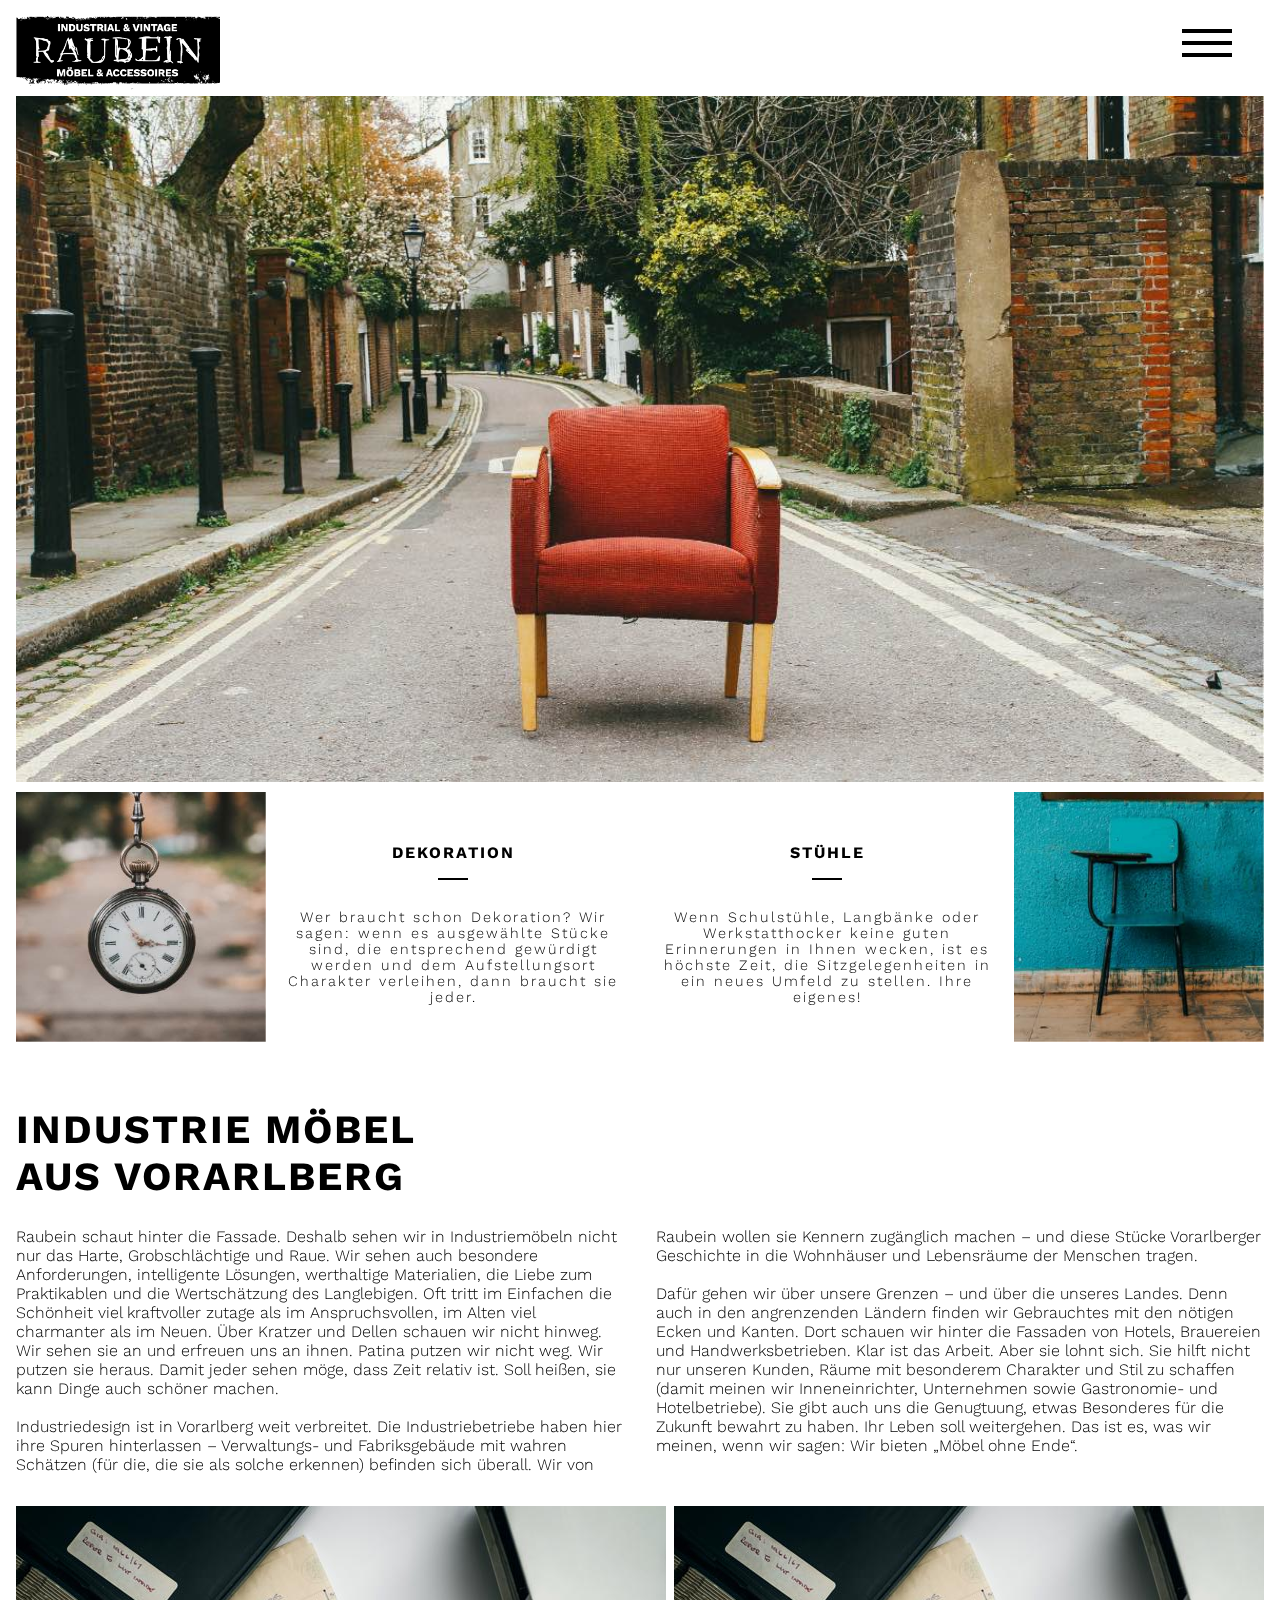
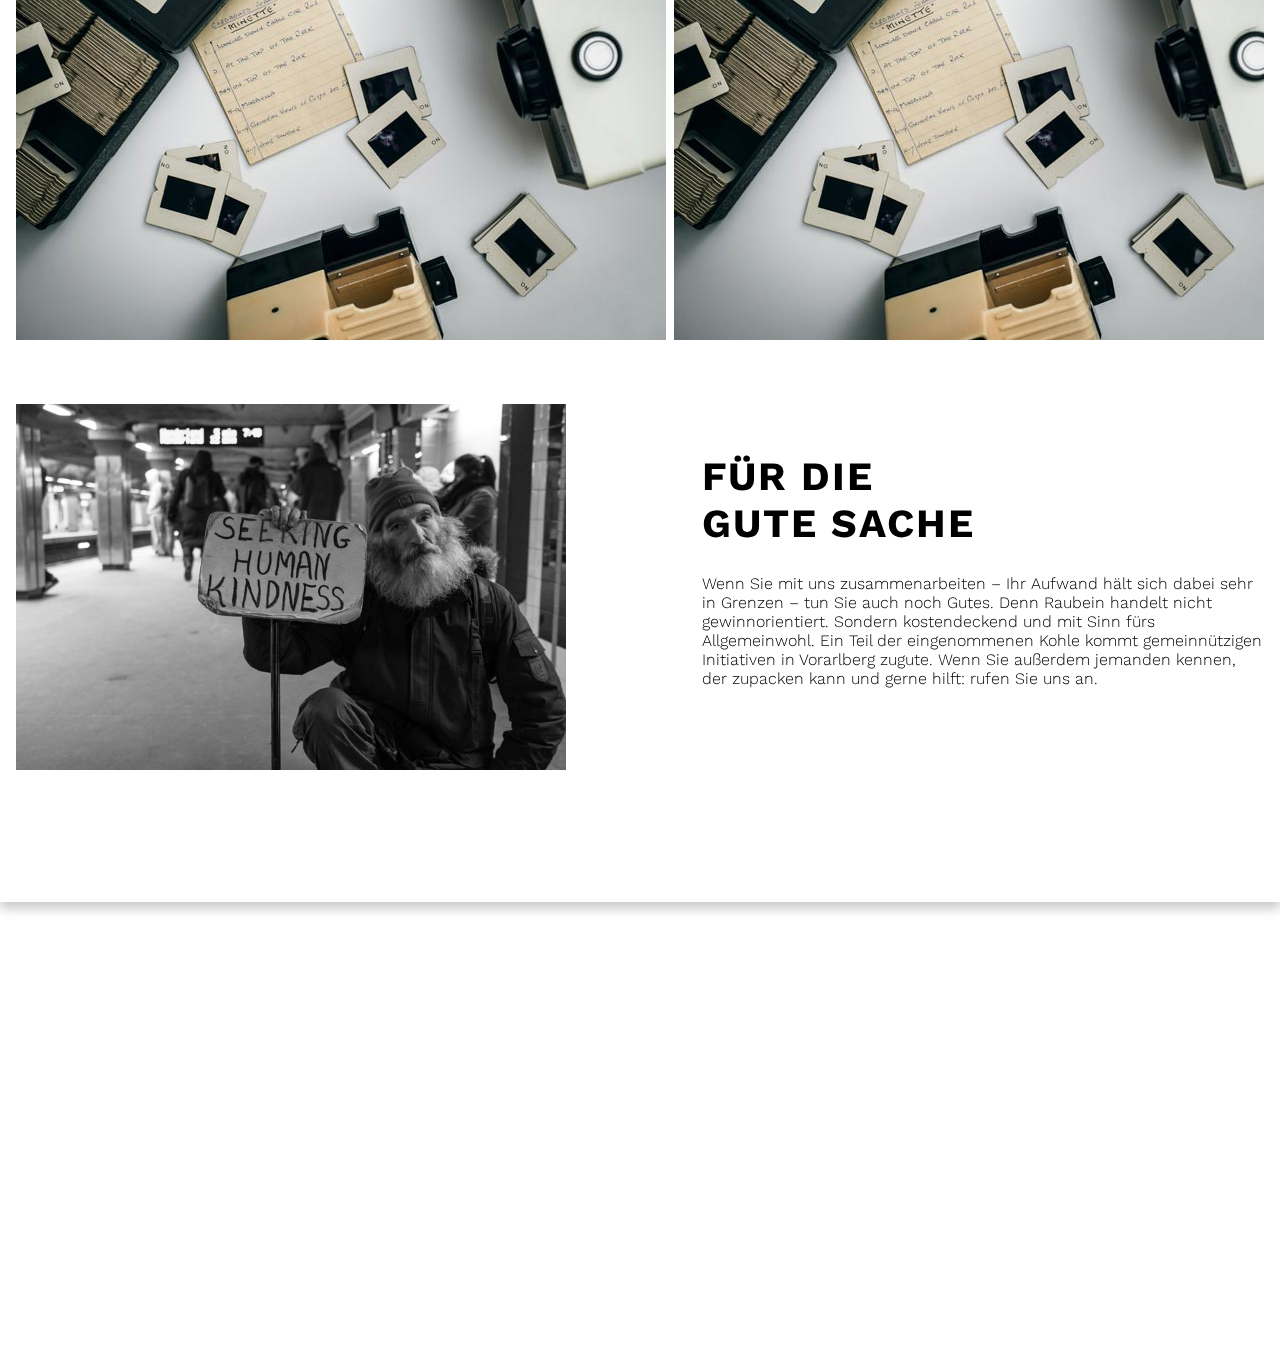
<file: index_preview.html>
<!doctype html>
<html>
<head>
<meta charset="UTF-8">
<meta name="viewport" content="width=device-width, initial-scale=1">
<title>Raubein</title>
	<link href="sass/main.css" rel="stylesheet" type="text/css">
</head>

<body>
<div class="siteContent">
	<div class="parallax">
		<header>
			<a href="index.html">
			<div style="background: url(../gfx/logo.png) no-repeat; background-size: contain;" class="logo"></div>
				</a>
			<nav>
				<div class="hburger">
					<span></span>
					<span></span>
					<span></span>
				</div>
				
				<ul class="navEffect">
					<li><a href="shop.html">Schaufenster</a></li>
					<li><a href="people.html">Menschen</a></li>
					<li><a href="creation.html">Eigenkreationen</a></li>
					<li><a href="service.html">Service</a></li>
					<li><a href="philosophy.html">Philosophie</a></li>
				</ul>
				<!--
				<div class="login"><p>Mein Konto</p></div>
				<div class="search sfill"><span></span></div>
				-->
			</nav>
			
			

		</header>	
		<section class="spotlight">
			<div class="arrival">
				<img src="gfx/eduard-militaru-88755-unsplash.jpg" alt="">
			</div>
			<div class="teaser">
				<div class="teaserItem">
						<img class="flexItem" src="gfx/andrik-langfield-426760-unsplash.jpg" alt="">
					<a href="shop.html">
					<div class="flexItem">
						<h2>Dekoration</h2>
						<p>Wer braucht schon Dekoration? Wir sagen: wenn es ausgewählte Stücke sind, die entsprechend gewürdigt werden und dem Aufstellungsort Charakter verleihen, dann braucht sie jeder.</p>
						<figcaption>
							<img src="gfx/icons/right-arrow.svg" alt="Pfeil nach rechts">
						</figcaption>
					</div>
					</a>
				</div>
				<div class="teaserItem">
					<a href="shop.html">
					<div class="flexItem">
						<h2>Stühle</h2>
						<p>Wenn Schulstühle, Langbänke oder Werkstatthocker keine guten Erinnerungen in Ihnen wecken, ist es höchste Zeit, die Sitzgelegenheiten in ein neues Umfeld zu stellen. Ihre eigenes!</p>
						<figcaption>
							<img src="gfx/icons/right-arrow.svg" alt="Pfeil nach rechts">
						</figcaption>
					</div>
					</a>
					<img class="flexItem" src="gfx/carli-jeen-764065-unsplash.jpg" alt="">
				</div>
			</div>
		</section>	
		
		<section class="imagePart">
			<h1>Industrie Möbel<br> aus Vorarlberg</h1>
			<div class="imageFlex">
			<div class="imageText">
				<p>Raubein schaut hinter die Fassade. Deshalb sehen wir in Industriemöbeln nicht nur das Harte, Grobschlächtige und Raue. Wir sehen auch besondere Anforderungen, intelligente Lösungen, werthaltige Materialien, die Liebe zum Praktikablen und die Wertschätzung des Langlebigen. Oft tritt im Einfachen die Schönheit viel kraftvoller zutage als im Anspruchsvollen, im Alten viel charmanter als im Neuen. Über Kratzer und Dellen schauen wir nicht hinweg. Wir sehen sie an und erfreuen uns an ihnen. Patina putzen wir nicht weg. Wir putzen sie heraus. Damit jeder sehen möge, dass Zeit relativ ist. Soll heißen, sie kann Dinge auch schöner machen.
				<br><br>
				Industriedesign ist in Vorarlberg weit verbreitet. Die Industriebetriebe haben hier ihre Spuren hinterlassen – Verwaltungs- und Fabriksgebäude mit wahren Schätzen (für die, die sie als solche erkennen) befinden sich überall. Wir von Raubein wollen sie Kennern zugänglich machen – und diese Stücke Vorarlberger Geschichte in die Wohnhäuser und Lebensräume der Menschen tragen. 
				<br><br>
				Dafür gehen wir über unsere Grenzen – und über die unseres Landes. Denn auch in den angrenzenden Ländern finden wir Gebrauchtes mit den nötigen Ecken und Kanten. Dort schauen wir hinter die Fassaden von Hotels, Brauereien und Handwerksbetrieben. Klar ist das Arbeit. Aber sie lohnt sich. Sie hilft nicht nur unseren Kunden, Räume mit besonderem Charakter und Stil zu schaffen (damit meinen wir Inneneinrichter, Unternehmen sowie Gastronomie- und Hotelbetriebe). Sie gibt auch uns die Genugtuung, etwas Besonderes für die Zukunft bewahrt zu haben. Ihr Leben soll weitergehen. Das ist es, was wir meinen, wenn wir sagen: Wir bieten „Möbel ohne Ende“. 
				</p>
			</div>
			<div class="imageImg">
				<img src="gfx/alexander-andrews-464024-unsplash.jpg" alt="">
				<img src="gfx/alexander-andrews-464024-unsplash.jpg" alt="">
			</div>
			</div>	
		</section>
		<!--
		<section class="imagePart">
			<div class="imageFlex">
				<h1>Industrie Möbel<br> aus Vorarlberg</h1>
				<div class="bestProducts">
					<div class="bestItem">
						<img src="gfx/shop/placeholderShop.jpg" alt="">
						<figcaption>
							<div>
								<a class="button fill" href="#">Zum Shop</a>
							</div>
						</figcaption>
					</div>
					<div class="bestItem">
						<img src="gfx/shop/placeholderShop.jpg" alt="">
						<figcaption>
							<div>
								<a class="button fill" href="#">Zum Shop</a>
							</div>
						</figcaption>
					</div>
					<div class="bestItem">
						<img src="gfx/shop/placeholderShop.jpg" alt="">
						<figcaption>
							<div>
								<a class="button fill" href="#">Zum Shop</a>
							</div>
						</figcaption>
					</div>
					<div class="bestItem">
						<img src="gfx/shop/placeholderShop.jpg" alt="">
						<figcaption>
							<div>
								<a class="button fill" href="#">Zum Shop</a>
							</div>
						</figcaption>
					</div>
				</div>
			</div>	
		</section>	

-->
		<section class="imagePartRev">
			<div class="imageFlexRev">
				<div>
					<img class="imageImg" src="gfx/homeless.jpg" alt="">
				</div>
				<div class="imageTextRev">
					<div><h1>Für die<br> gute Sache</h1></div>
					<div><p style="margin-bottom: 4em;">Wenn Sie mit uns zusammenarbeiten – Ihr Aufwand hält sich dabei sehr in Grenzen – tun Sie auch noch Gutes. Denn Raubein handelt nicht gewinnorientiert. Sondern kostendeckend und mit Sinn fürs Allgemeinwohl. Ein Teil der eingenommenen Kohle kommt gemeinnützigen Initiativen in Vorarlberg zugute. Wenn Sie außerdem jemanden kennen, der zupacken kann und gerne hilft: rufen Sie uns an.</p>
					<!-- <a class="bbutton bfill" href="#">mehr erfahren</a> --> </div>
				</div>
			</div>	
		</section>
	</div>
</div> <!-- siteContent End -->	
<div class="siteFooter">
	<div class="footerItem">
		<h2>Sitemap</h2>
		<ul>
			<li><a href="shop.html">Schaufenster</a></li>
			<li><a href="people.html">Menschen</a></li>
			<li><a href="creation.html">Eigenkreationen</a></li>
			<li><a href="service.html">Service</a></li>
			<li><a href="philosophy.html">Philosophie</a></li>
		</ul>
	</div>
	<div class="footerItem">
	<h2>Service</h2>
		<ul>
			<li><a href="impressum.html">Impressum</a></li>
			<li><a href="datenschutz.html">Datenschutz</a></li>
		</ul>
	<h2>Zahlungsarten</h2>
		<div class="payments">
			<img src="gfx/payment/mastercard.png" alt="Mastercard">
			<img src="gfx/payment/visa.png" alt="Visa">
			<img src="gfx/payment/paypal.png" alt="PayPal">
		</div>
	</div>
	<div class="footerItem">
	<h2>Kontakt</h2>
		<p>
		<strong>Raubein - Vintage &amp; Industrie Möbel</strong><br>
		Mariahilfstrasse 29<br>
		6900 Bregenz<br>
		Austria<br>
		<br>
		<a href="tel:+436647931641">+43 664 79 31 641</a><br>
		<br>	
		<a href="mailto:hello@raubein.at">hello@raubein.at</a><br>
		</p>
		<h2>Newsletter</h2>
		<p>Immer informiert bleiben <br>über neue Produkte, 
Events &amp; PopUp Stores</p>
		<input type="text" placeholder="E-Mail Adresse"><input type="submit" value="ok">
	</div>
	<div class="copyright">
	<p>&copy; copyright | Raubein - Vintage &amp; Industrie Möbel - 2018</p>
	</div>
</div>	
	<script
  src="https://code.jquery.com/jquery-3.3.1.min.js" integrity="sha256-FgpCb/KJQlLNfOu91ta32o/NMZxltwRo8QtmkMRdAu8=" crossorigin="anonymous"></script>
	<script src="js/main.js" type="text/javascript"></script>
</body>
</html>
</file>
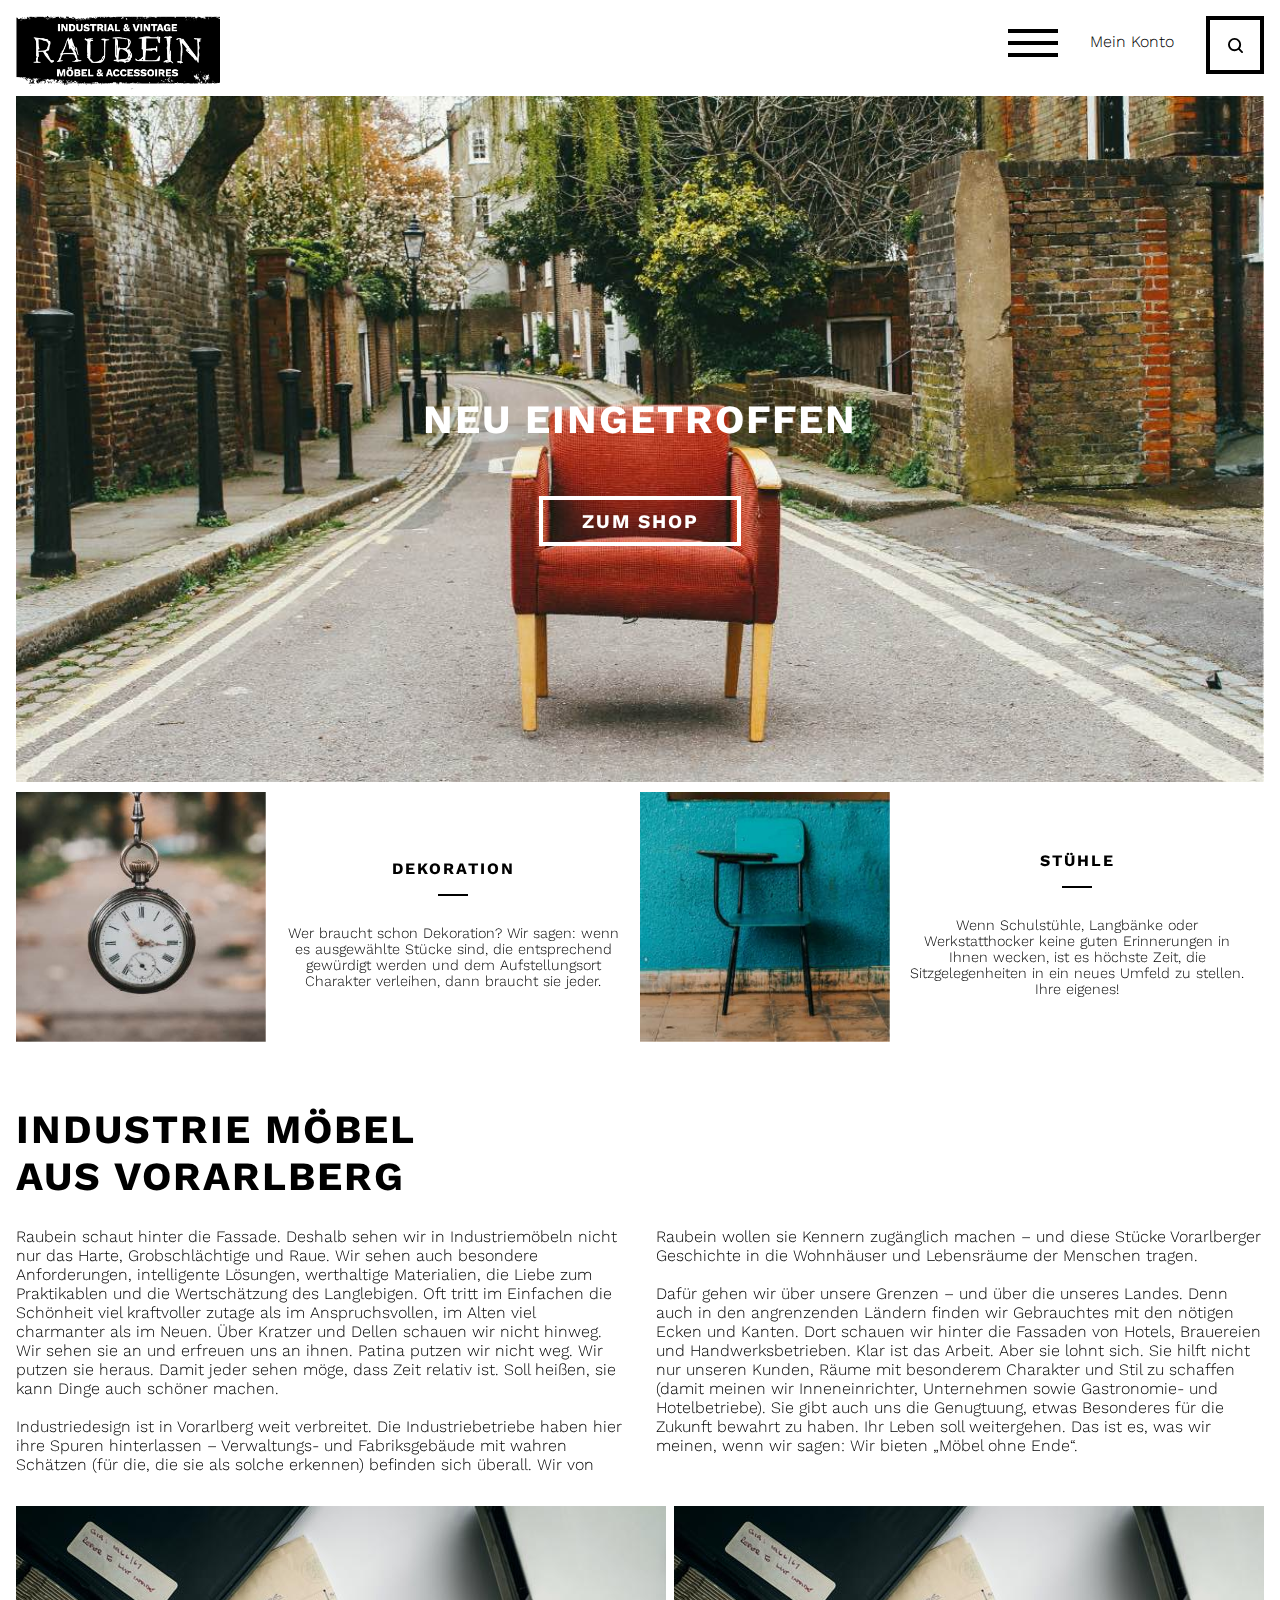
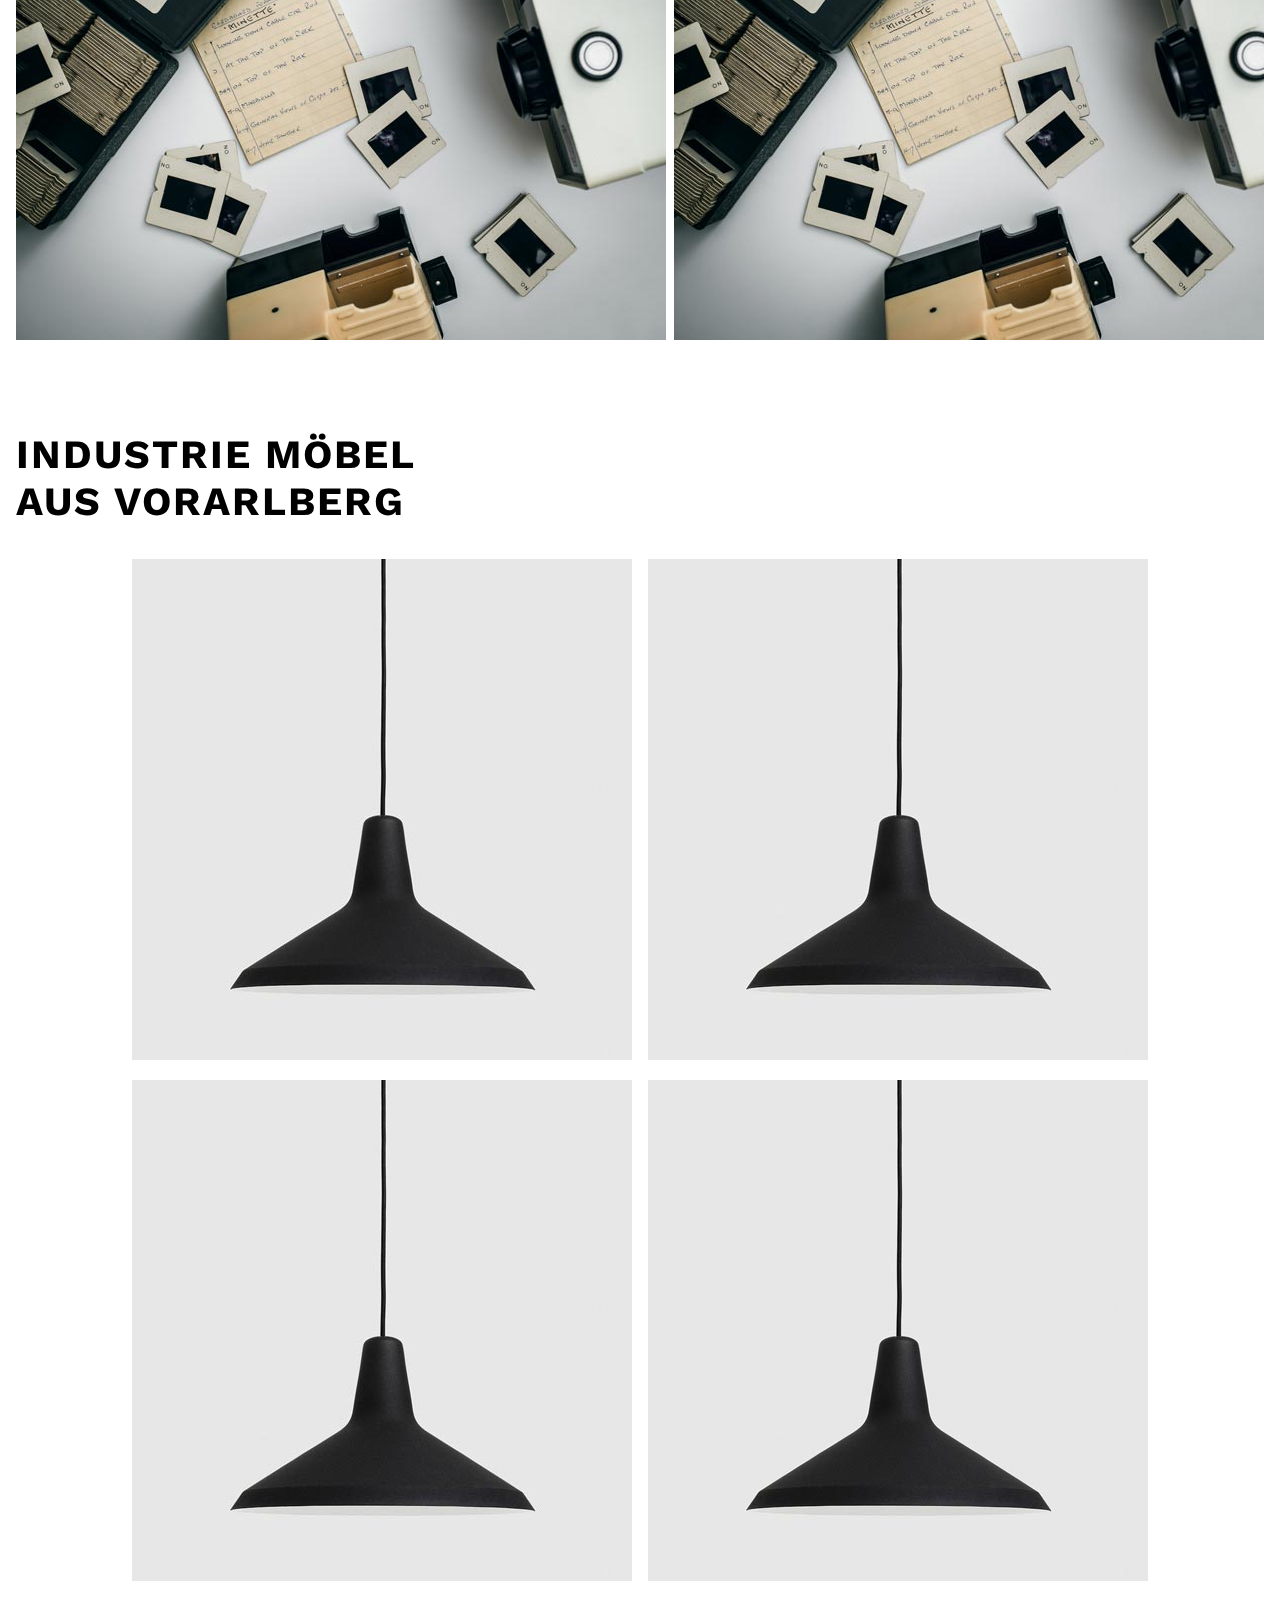
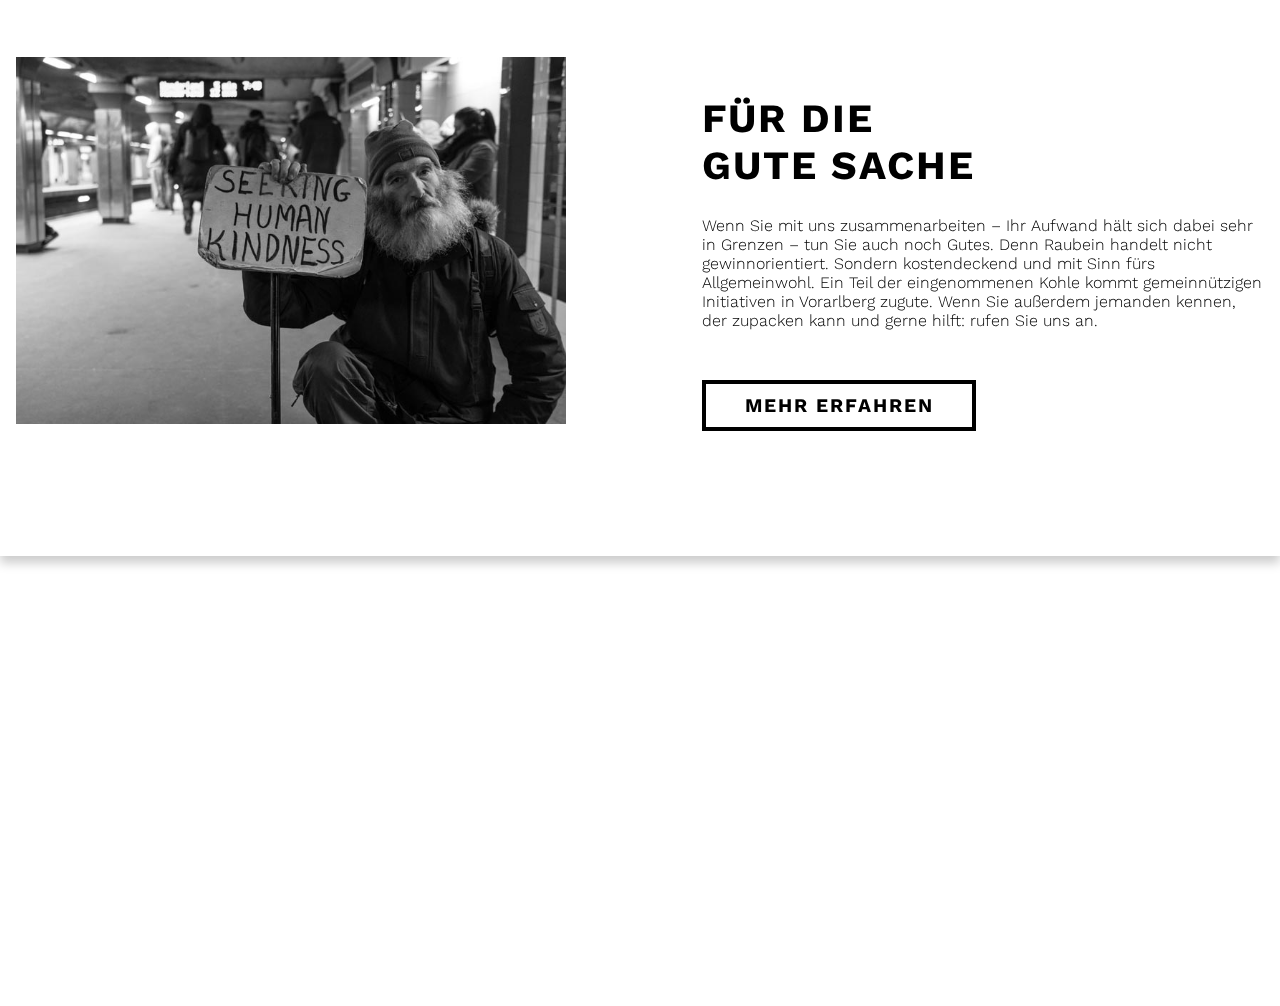
<file: menu.html>
<!doctype html>
<html>
<head>
<meta charset="UTF-8">
<meta name="viewport" content="width=device-width, initial-scale=1">
<title>Raubein</title>
	<link href="sass/main.css" rel="stylesheet" type="text/css">
</head>

<body>
<div class="siteContent">
	<div class="parallax">
		<header>
			<div style="background: url(gfx/logo.png) no-repeat; background-size: contain;" class="logo"></div>
			<nav>
				<div class="hburger">
					<span></span>
					<span></span>
					<span></span>
				</div>
				
				<ul class="navEffect">
					<li><a href="#">Möbel</a>
						<div class="dropdownContent">
						<ul>
							<div class="dropCol-1">
								<li><a href="#">Tische &amp; Stühle</a></li>
								<li><a href="#">Sofas &amp; Sessel</a></li>
								<li><a href="#">Schränke &amp; Regale</a></li>
								<li><a href="#">Lampen &amp; Leuchten</a></li>
								<li><a href="#">Accessories &amp; Dekoration</a></li>
							</div>
							<div class="dropCol-2">
								<li><a href="#">Neu eingetroffen</a></li>
								<li><a href="#">Sale</a></li>
							</div>
							<div class="dropCol-3">
								<img src="gfx/eduard-militaru-88755-unsplash.jpg" alt="Menu Background">
							</div>
						</ul>
						</div>	
					</li>
					<li><a href="#">Philosophie</a></li>
					<li><a href="#">Menschen</a></li>
					<li><a href="#">Kontakt</a></li>
				</ul>
				
				<div class="login"><p>Mein Konto</p></div>
				<div class="search sfill"><span></span></div>
			</nav>
			
			

		</header>	
		<section class="spotlight">
			<div class="arrival">
				<img src="gfx/eduard-militaru-88755-unsplash.jpg" alt="">
				<div>
				<h5>Neu eingetroffen</h5>
					<center><a class="button fill" href="#">Zum Shop</a></center>
				</div>
			</div>
			<div class="teaser">
				<div class="teaserItem">
						<img class="flexItem" src="gfx/andrik-langfield-426760-unsplash.jpg" alt="">
					<div class="flexItem">
						<h2>Dekoration</h2>
						<p>Wer braucht schon Dekoration? Wir sagen: wenn es ausgewählte Stücke sind, die entsprechend gewürdigt werden und dem Aufstellungsort Charakter verleihen, dann braucht sie jeder.</p>
						<figcaption>
							<img src="gfx/icons/right-arrow.svg" alt="Pfeil nach rechts">
						</figcaption>
					</div>
				</div>
				<div class="teaserItem">
					<div class="flexItem">
						<h2>Stühle</h2>
						<p>Wenn Schulstühle, Langbänke oder Werkstatthocker keine guten Erinnerungen in Ihnen wecken, ist es höchste Zeit, die Sitzgelegenheiten in ein neues Umfeld zu stellen. Ihre eigenes!</p>
						<figcaption>
							<img src="gfx/icons/right-arrow.svg" alt="Pfeil nach rechts">
						</figcaption>
					</div>
					<img class="flexItem" src="gfx/carli-jeen-764065-unsplash.jpg" alt="">
				</div>
			</div>
		</section>	
		
		<section class="imagePart">
			<h1>Industrie Möbel<br> aus Vorarlberg</h1>
			<div class="imageFlex">
			<div class="imageText">
				<p>Raubein schaut hinter die Fassade. Deshalb sehen wir in Industriemöbeln nicht nur das Harte, Grobschlächtige und Raue. Wir sehen auch besondere Anforderungen, intelligente Lösungen, werthaltige Materialien, die Liebe zum Praktikablen und die Wertschätzung des Langlebigen. Oft tritt im Einfachen die Schönheit viel kraftvoller zutage als im Anspruchsvollen, im Alten viel charmanter als im Neuen. Über Kratzer und Dellen schauen wir nicht hinweg. Wir sehen sie an und erfreuen uns an ihnen. Patina putzen wir nicht weg. Wir putzen sie heraus. Damit jeder sehen möge, dass Zeit relativ ist. Soll heißen, sie kann Dinge auch schöner machen.
				<br><br>
				Industriedesign ist in Vorarlberg weit verbreitet. Die Industriebetriebe haben hier ihre Spuren hinterlassen – Verwaltungs- und Fabriksgebäude mit wahren Schätzen (für die, die sie als solche erkennen) befinden sich überall. Wir von Raubein wollen sie Kennern zugänglich machen – und diese Stücke Vorarlberger Geschichte in die Wohnhäuser und Lebensräume der Menschen tragen. 
				<br><br>
				Dafür gehen wir über unsere Grenzen – und über die unseres Landes. Denn auch in den angrenzenden Ländern finden wir Gebrauchtes mit den nötigen Ecken und Kanten. Dort schauen wir hinter die Fassaden von Hotels, Brauereien und Handwerksbetrieben. Klar ist das Arbeit. Aber sie lohnt sich. Sie hilft nicht nur unseren Kunden, Räume mit besonderem Charakter und Stil zu schaffen (damit meinen wir Inneneinrichter, Unternehmen sowie Gastronomie- und Hotelbetriebe). Sie gibt auch uns die Genugtuung, etwas Besonderes für die Zukunft bewahrt zu haben. Ihr Leben soll weitergehen. Das ist es, was wir meinen, wenn wir sagen: Wir bieten „Möbel ohne Ende“. 
				</p>
			</div>
			<div class="imageImg">
				<img src="gfx/alexander-andrews-464024-unsplash.jpg" alt="">
				<img src="gfx/alexander-andrews-464024-unsplash.jpg" alt="">
			</div>
			</div>	
		</section>	
		<section class="imagePart">
			<div class="imageFlex">
				<h1>Industrie Möbel<br> aus Vorarlberg</h1>
				<div class="bestProducts">
					<div class="bestItem">
						<img src="gfx/shop/placeholderShop.jpg" alt="">
						<figcaption>
							<div>
								<a class="button fill" href="#">Zum Shop</a>
							</div>
						</figcaption>
					</div>
					<div class="bestItem">
						<img src="gfx/shop/placeholderShop.jpg" alt="">
						<figcaption>
							<div>
								<a class="button fill" href="#">Zum Shop</a>
							</div>
						</figcaption>
					</div>
					<div class="bestItem">
						<img src="gfx/shop/placeholderShop.jpg" alt="">
						<figcaption>
							<div>
								<a class="button fill" href="#">Zum Shop</a>
							</div>
						</figcaption>
					</div>
					<div class="bestItem">
						<img src="gfx/shop/placeholderShop.jpg" alt="">
						<figcaption>
							<div>
								<a class="button fill" href="#">Zum Shop</a>
							</div>
						</figcaption>
					</div>
				</div>
			</div>	
		</section>	
		<section class="imagePartRev">
			<div class="imageFlexRev">
				<div>
					<img class="imageImg" src="gfx/homeless.jpg" alt="">
				</div>
				<div class="imageTextRev">
					<div><h1>Für die<br> gute Sache</h1></div>
					<div><p style="margin-bottom: 4em;">Wenn Sie mit uns zusammenarbeiten – Ihr Aufwand hält sich dabei sehr in Grenzen – tun Sie auch noch Gutes. Denn Raubein handelt nicht gewinnorientiert. Sondern kostendeckend und mit Sinn fürs Allgemeinwohl. Ein Teil der eingenommenen Kohle kommt gemeinnützigen Initiativen in Vorarlberg zugute. Wenn Sie außerdem jemanden kennen, der zupacken kann und gerne hilft: rufen Sie uns an.</p>
					<a class="bbutton bfill" href="#">mehr erfahren</a></div>
				</div>
			</div>	
		</section>
	</div>
</div> <!-- siteContent End -->	
<div class="siteFooter">
	<div class="footerItem">
		<h2>Sitemap</h2>
		<ul>
			<li><a href="#">Shop</a>
				<ul>
					<li><a href="#">Tische &amp; Stühle</a></li>
					<li><a href="#">Sofas &amp; Sessel</a></li>
					<li><a href="#">Schränke &amp; Regale</a></li>
					<li><a href="#">Lampen &amp; Leuchten</a></li>
					<li><a href="#">Accessories &amp; Dekoration</a></li>
				</ul>
			</li>
			<li><a href="#">Philosophie</a></li>
			<li><a href="#">Menschen</a></li>
			<li><a href="#">Kontakt</a></li>
		</ul>
	</div>
	<div class="footerItem">
	<h2>Service</h2>
		<ul>
			<li><a href="#">Lieferkosten</a></li>
			<li><a href="#">Mein Konto</a></li>
			<li><a href="#">Presse</a></li>
			<li><a href="#">Agb</a></li>
			<li><a href="#">Impressum</a></li>
			<li><a href="#">Datenschutz</a></li>
		</ul>
	<h2>Zahlungsarten</h2>
		<div class="payments">
			<img src="gfx/payment/mastercard.png" alt="Mastercard">
			<img src="gfx/payment/visa.png" alt="Visa">
			<img src="gfx/payment/paypal.png" alt="PayPal">
		</div>
	</div>
	<div class="footerItem">
	<h2>Kontakt</h2>
		<p>
		<strong>Raubein - Vintage &amp; Industrie Möbel</strong><br>
		Mariahilfstrasse 29<br>
		6900 Bregenz<br>
		Austria<br>
		<br>
		<a href="tel:+436647931641">+43 664 79 31 641</a><br>
		<br>	
		<a href="mailto:hello@raubein.at">hello@raubein.at</a><br>
		</p>
		<h2>Newsletter</h2>
		<p>Immer informiert bleiben <br>über neue Produkte, 
Events &amp; PopUp Stores</p>
		<input type="text" placeholder="E-Mail Adresse"><input type="submit" value="ok">
	</div>
	<div class="copyright">
	<p>&copy; copyright | Raubein - Vintage &amp; Industrie Möbel - 2018</p>
	</div>
</div>	
	<script src="https://code.jquery.com/jquery-3.3.1.min.js" integrity="sha256-FgpCb/KJQlLNfOu91ta32o/NMZxltwRo8QtmkMRdAu8=" crossorigin="anonymous"></script>
	<script src="js/main.js" type="text/javascript"></script>
</body>
</html>
</file>
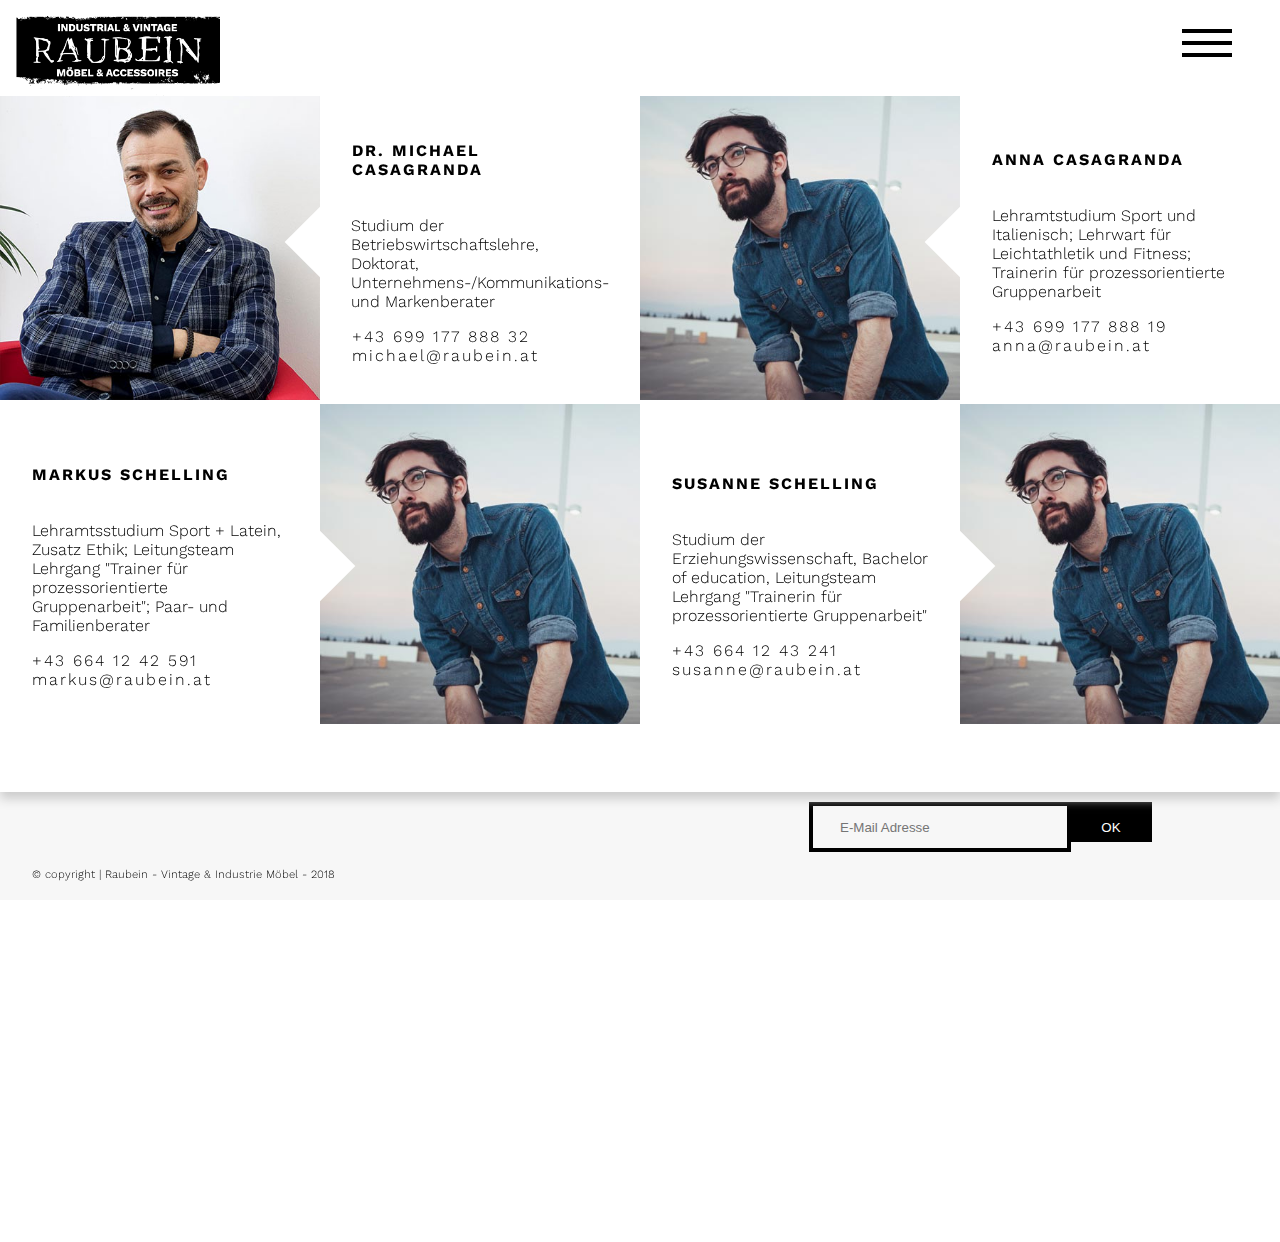
<file: people.html>
<!doctype html>
<html>
<head>
<meta charset="UTF-8">
<meta name="viewport" content="width=device-width, initial-scale=1">
<title>Raubein</title>
	<link href="sass/main.css" rel="stylesheet" type="text/css">
</head>

<body>
<div class="siteContent">
	<div class="parallax">
		<header>
			<a href="index.html">
			<div style="background: url(gfx/logo.png) no-repeat; background-size: contain;" class="logo"></div>
				</a>
				<nav>
				<div class="hburger">
					<span></span>
					<span></span>
					<span></span>
				</div>
				
				<ul class="navEffect">
					<li><a href="shop.html">Schaufenster</a></li>
					<li><a href="people.html">Menschen</a></li>
					<li><a href="creation.html">Eigenkreationen</a></li>
					<li><a href="service.html">Service</a></li>
					<li><a href="philosophy.html">Philosophie</a></li>
				</ul>
				<!--
				<div class="login"><p>Mein Konto</p></div>
				<div class="search sfill"><span></span></div>
				-->
			</nav>
		</header>	
		<section class="people">
			<div class="peopleItem">
				<div class="peopleImg">
					<img src="gfx/team/michael-casagranda.jpg" alt="People">
				</div>
				<div class="peopleText">
				<h4>Dr. Michael Casagranda</h4>
					<p>Studium der Betriebswirtschaftslehre, Doktorat, Unternehmens-/Kommunikations- und Markenberater</p>
					<a href="tel.:+4369917788832">+43 699 177 888 32</a>
					<a href="mailto:michael@raubein.at" target="_self">michael@raubein.at</a>
				</div>
			</div> <!-- People Item -->
			<div class="peopleItem">
				<div class="peopleImg">
					<img src="gfx/people.jpg" alt="People">
				</div>
				<div class="peopleText">
				<h4>Anna Casagranda</h4>
					<p>Lehramtstudium Sport und Italienisch; Lehrwart für Leichtathletik und Fitness; Trainerin für prozessorientierte Gruppenarbeit</p>
					<a href="tel.:+4369917788819">+43 699 177 888 19</a>
					<a href="mailto:anna@raubein.at" target="_self">anna@raubein.at</a>
				</div>
			</div> <!-- People Item -->
			<div class="peopleItem">
				<div class="peopleText itemRev">
				<h4>Markus Schelling</h4>
					<p>Lehramtsstudium Sport + Latein, Zusatz Ethik; Leitungsteam Lehrgang "Trainer für prozessorientierte Gruppenarbeit"; Paar- und Familienberater</p>
					<a href="tel.:+436641242591">+43 664 12 42 591</a>
					<a href="mailto:markus@raubein.at" target="_self">markus@raubein.at</a>
				</div>
				<div class="peopleImg itemRev">
					<img src="gfx/people.jpg" alt="People">
				</div>
			</div> <!-- People Item -->
			<div class="peopleItem">
				<div class="peopleText itemRev">
				<h4>Susanne Schelling</h4>
					<p>Studium der Erziehungswissenschaft, Bachelor of education, Leitungsteam Lehrgang "Trainerin für prozessorientierte Gruppenarbeit"</p>
					<a href="tel.:+436641243241">+43 664 12 43 241</a>
					<a href="mailto:Susanne@raubein.at" target="_self">Susanne@raubein.at</a>
				</div>
				<div class="peopleImg itemRev">
					<img src="gfx/people.jpg" alt="People">
				</div>
			</div> <!-- People Item -->
		</section>
	</div>
</div> <!-- siteContent End -->	
<div class="siteFooter">
	<div class="footerItem">
		<h2>Sitemap</h2>
		<ul>
			<li><a href="shop.html">Schaufenster</a></li>
			<li><a href="people.html">Menschen</a></li>
			<li><a href="creation.html">Eigenkreationen</a></li>
			<li><a href="service.html">Service</a></li>
			<li><a href="philosophy.html">Philosophie</a></li>
		</ul>
	</div>
	<div class="footerItem">
	<h2>Service</h2>
		<ul>
			<li><a href="impressum.html">Impressum</a></li>
			<li><a href="datenschutz.html">Datenschutz</a></li>
		</ul>
	<h2>Zahlungsarten</h2>
		<div class="payments">
			<img src="gfx/payment/mastercard.png" alt="Mastercard">
			<img src="gfx/payment/visa.png" alt="Visa">
			<img src="gfx/payment/paypal.png" alt="PayPal">
		</div>
	</div>
	<div class="footerItem">
	<h2>Kontakt</h2>
		<p>
		<strong>Raubein - Vintage &amp; Industrie Möbel</strong><br>
		Mariahilfstrasse 29<br>
		6900 Bregenz<br>
		Austria<br>
		<br>
		<a href="tel:+436647931641">+43 664 79 31 641</a><br>
		<br>	
		<a href="mailto:hello@raubein.at">hello@raubein.at</a><br>
		</p>
		<h2>Newsletter</h2>
		<p>Immer informiert bleiben <br>über neue Produkte, 
Events &amp; PopUp Stores</p>
		<input type="text" placeholder="E-Mail Adresse"><input type="submit" value="ok">
	</div>
	<div class="copyright">
	<p>&copy; copyright | Raubein - Vintage &amp; Industrie Möbel - 2018</p>
	</div>
</div>	
	<script src="https://code.jquery.com/jquery-3.3.1.min.js" integrity="sha256-FgpCb/KJQlLNfOu91ta32o/NMZxltwRo8QtmkMRdAu8=" crossorigin="anonymous"></script>
	<script src="js/main.js" type="text/javascript"></script>
</body>
</html>
</file>
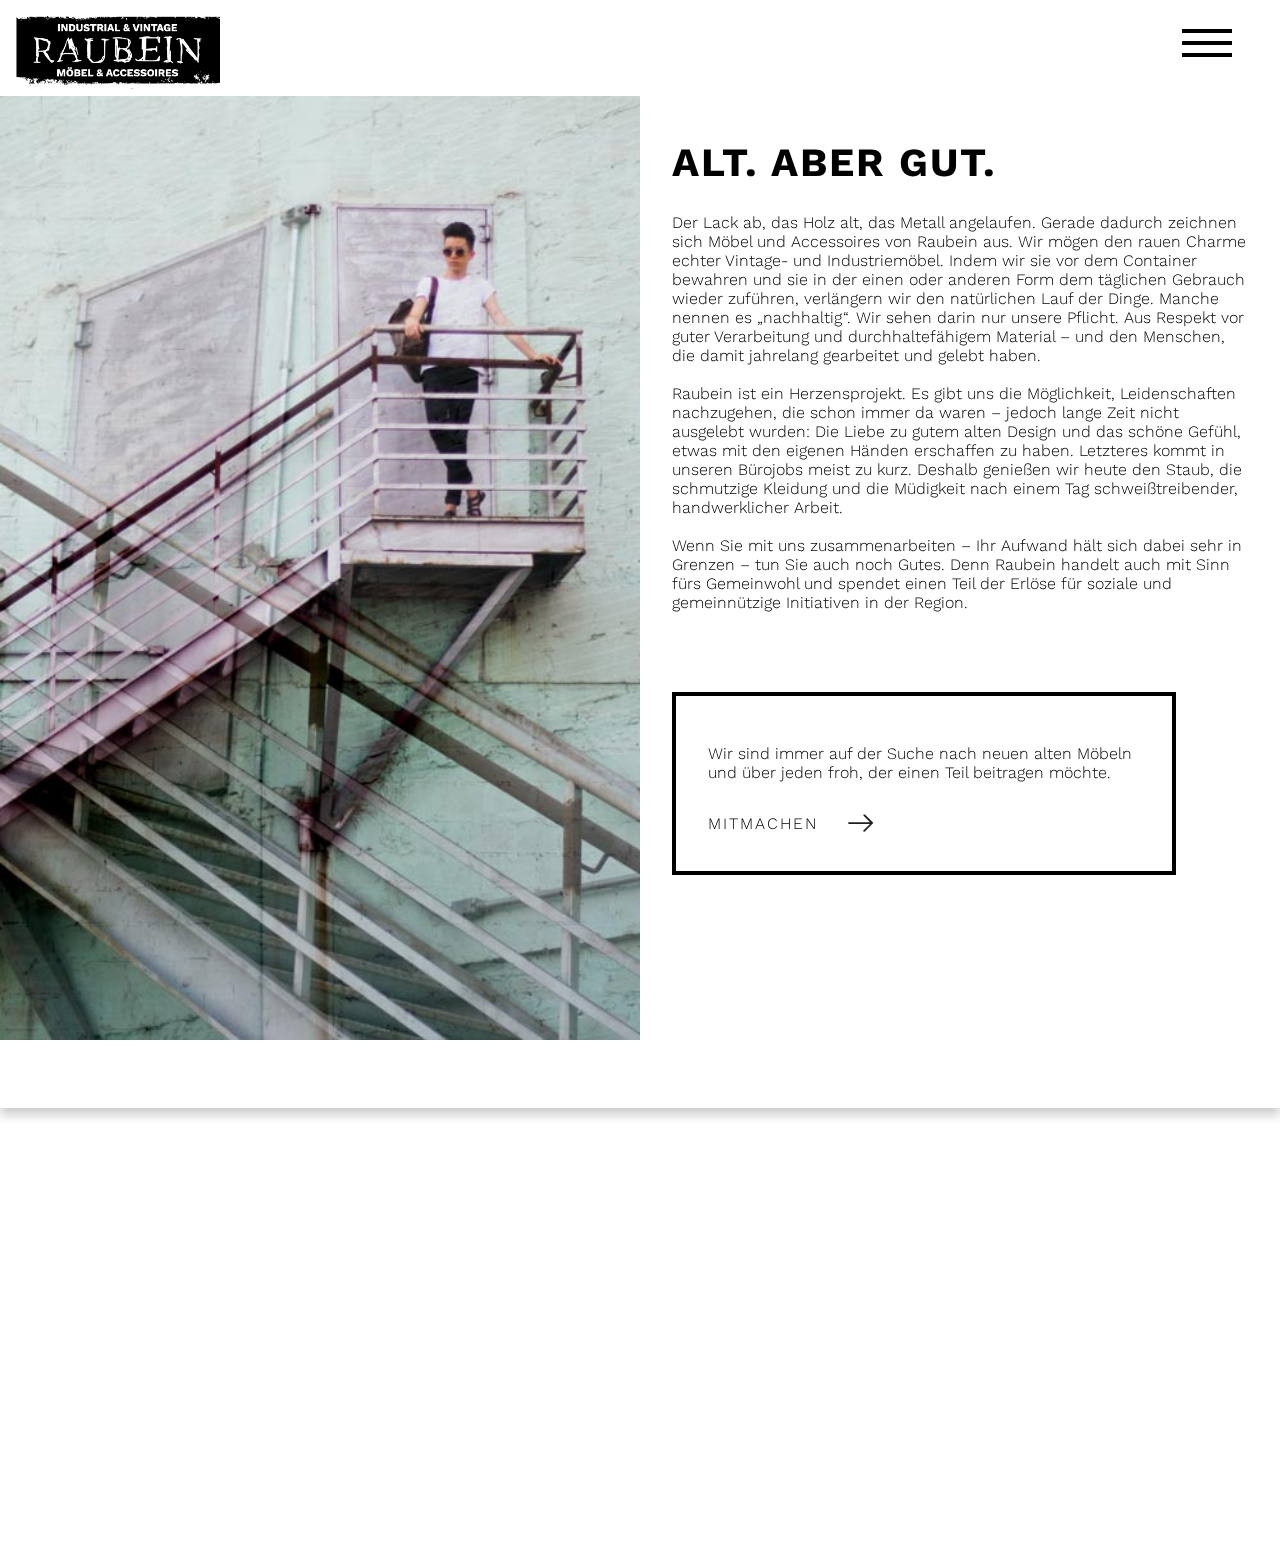
<file: philosophy.html>
<!doctype html>
<html>
<head>
<meta charset="UTF-8">
<meta name="viewport" content="width=device-width, initial-scale=1">
<title>Raubein</title>
	<link href="sass/main.css" rel="stylesheet" type="text/css">
</head>

<body>
<div class="siteContent">
	<div class="parallax">
		<header>
			<a href="index.html">
			<div style="background: url(gfx/logo.png) no-repeat; background-size: contain;" class="logo"></div>
			</a>	
			<nav>
				<div class="hburger">
					<span></span>
					<span></span>
					<span></span>
				</div>
				
				<ul class="navEffect">
					<li><a href="shop.html">Schaufenster</a></li>
					<li><a href="people.html">Menschen</a></li>
					<li><a href="creation.html">Eigenkreationen</a></li>
					<li><a href="service.html">Service</a></li>
					<li><a href="philosophy.html">Philosophie</a></li>
				</ul>
				<!--
				<div class="login"><p>Mein Konto</p></div>
				<div class="search sfill"><span></span></div>
				-->
			</nav>
		</header>	
		<section class="philosophy">
			<div class="philosophyItem"><img src="gfx/raubein-philosophy.jpg" alt="Raubein Philosophy"></div>
			<div class="philosophyItem">
			<h1>Alt. Aber gut. </h1>
				<p>Der Lack ab, das Holz alt, das Metall angelaufen. Gerade dadurch zeichnen sich Möbel und Accessoires von Raubein aus. Wir mögen den rauen Charme echter Vintage- und Industriemöbel. Indem wir sie vor dem Container bewahren und sie in der einen oder anderen Form dem täglichen Gebrauch wieder zuführen, verlängern wir den natürlichen Lauf der Dinge. Manche nennen es „nachhaltig“. Wir sehen darin nur unsere Pflicht. Aus Respekt vor guter Verarbeitung und durchhaltefähigem Material – und den Menschen, die damit jahrelang gearbeitet und gelebt haben.<br>
				<br>
Raubein ist ein Herzensprojekt. Es gibt uns die Möglichkeit, Leidenschaften nachzugehen, die schon immer da waren – jedoch lange Zeit nicht ausgelebt wurden: Die Liebe zu gutem alten Design und das schöne Gefühl, etwas mit den eigenen Händen erschaffen zu haben. Letzteres kommt in unseren Bürojobs meist zu kurz. Deshalb genießen wir heute den Staub, die schmutzige Kleidung und die Müdigkeit nach einem Tag schweißtreibender, handwerklicher Arbeit.  <br> 
<br>
Wenn Sie mit uns zusammenarbeiten – Ihr Aufwand hält sich dabei sehr in Grenzen – tun Sie auch noch Gutes. Denn Raubein handelt auch mit Sinn fürs Gemeinwohl und spendet einen Teil der Erlöse für soziale und gemeinnützige Initiativen in der Region.
</p>
				<div class="connect">
				<p>Wir sind immer auf der Suche nach neuen alten Möbeln und über jeden froh, der einen Teil beitragen möchte.</p>
					<a class="arrow" href="mailto:hello@raubein.at">Mitmachen</a>
				
				</div>
			</div>
		</section>
	</div>
</div> <!-- siteContent End -->	
<div class="siteFooter">
	<div class="footerItem">
		<h2>Sitemap</h2>
		<ul>
			<li><a href="shop.html">Schaufenster</a></li>
			<li><a href="people.html">Menschen</a></li>
			<li><a href="creation.html">Eigenkreationen</a></li>
			<li><a href="service.html">Service</a></li>
			<li><a href="philosophy.html">Philosophie</a></li>
		</ul>
	</div>
	<div class="footerItem">
	<h2>Service</h2>
		<ul>
			<li><a href="impressum.html">Impressum</a></li>
			<li><a href="datenschutz.html">Datenschutz</a></li>
		</ul>
	<h2>Zahlungsarten</h2>
		<div class="payments">
			<img src="gfx/payment/mastercard.png" alt="Mastercard">
			<img src="gfx/payment/visa.png" alt="Visa">
			<img src="gfx/payment/paypal.png" alt="PayPal">
		</div>
	</div>
	<div class="footerItem">
	<h2>Kontakt</h2>
		<p>
		<strong>Raubein - Vintage &amp; Industrie Möbel</strong><br>
		Mariahilfstrasse 29<br>
		6900 Bregenz<br>
		Austria<br>
		<br>
		<a href="tel:+436647931641">+43 664 79 31 641</a><br>
		<br>	
		<a href="mailto:hello@raubein.at">hello@raubein.at</a><br>
		</p>
		<h2>Newsletter</h2>
		<p>Immer informiert bleiben <br>über neue Produkte, 
Events &amp; PopUp Stores</p>
		<input type="text" placeholder="E-Mail Adresse"><input type="submit" value="ok">
	</div>
	<div class="copyright">
	<p>&copy; copyright | Raubein - Vintage &amp; Industrie Möbel - 2018</p>
	</div>
</div>	
	<script src="https://code.jquery.com/jquery-3.3.1.min.js" integrity="sha256-FgpCb/KJQlLNfOu91ta32o/NMZxltwRo8QtmkMRdAu8=" crossorigin="anonymous"></script>
	<script src="js/main.js" type="text/javascript"></script>
</body>
</html>
</file>
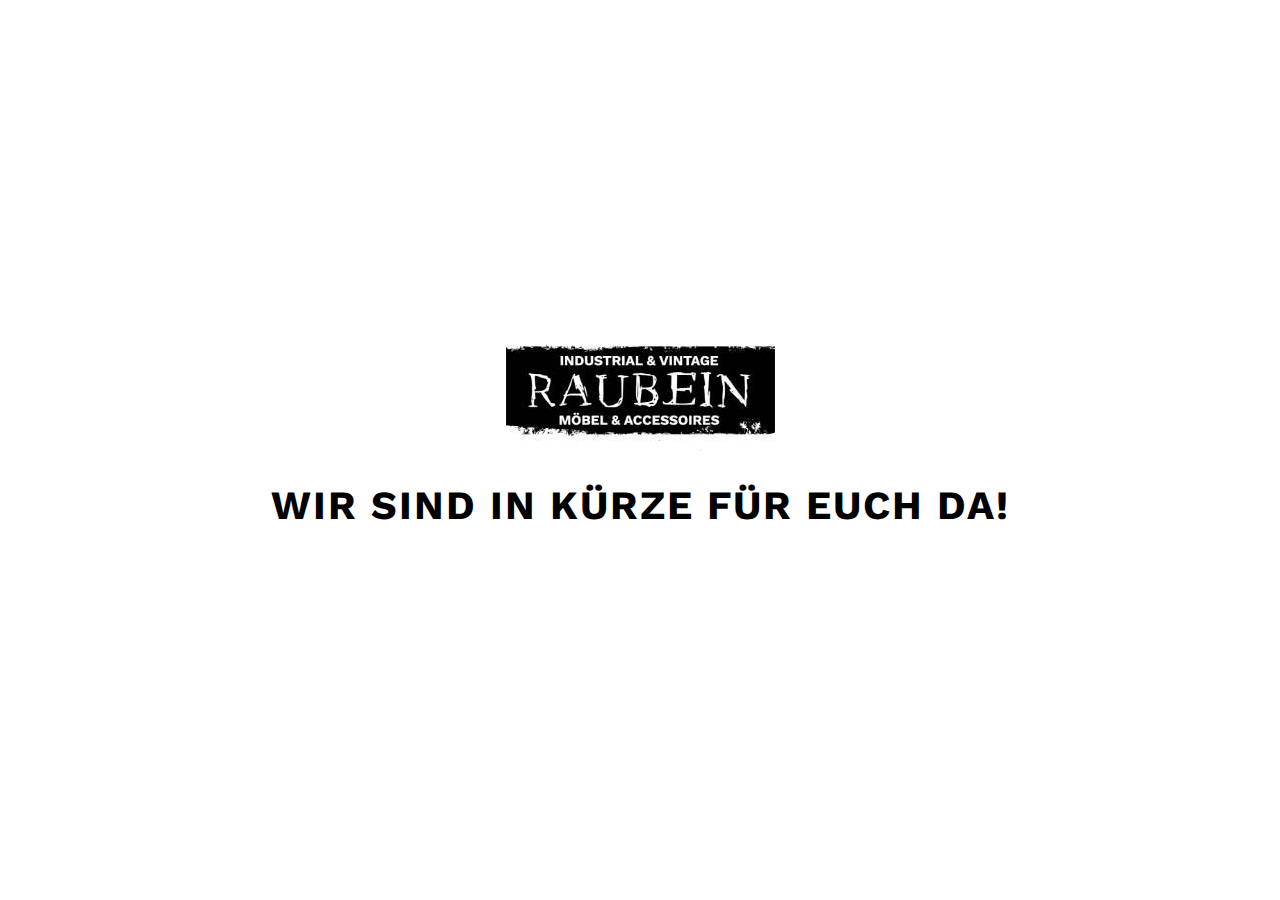
<file: preview.html>
<!doctype html>
<html>
<head>
<meta charset="UTF-8">
<meta name="viewport" content="width=device-width, initial-scale=1">
<title>Raubein</title>
	<link href="sass/main.css" rel="stylesheet" type="text/css">
</head>

<body>
<section class="preview">
	<div class="previewItem">
	<img src="gfx/Raubein-Logo-1.jpg" alt="Raubein Logo">
	</div>
	<div class="previewItem">
	<h1>Wir sind in kürze für euch da!</h1>
	</div>
</section>

	<script src="https://code.jquery.com/jquery-3.3.1.min.js" integrity="sha256-FgpCb/KJQlLNfOu91ta32o/NMZxltwRo8QtmkMRdAu8=" crossorigin="anonymous"></script>
	<script src="js/main.js" type="text/javascript"></script>
</body>
</html>
</file>
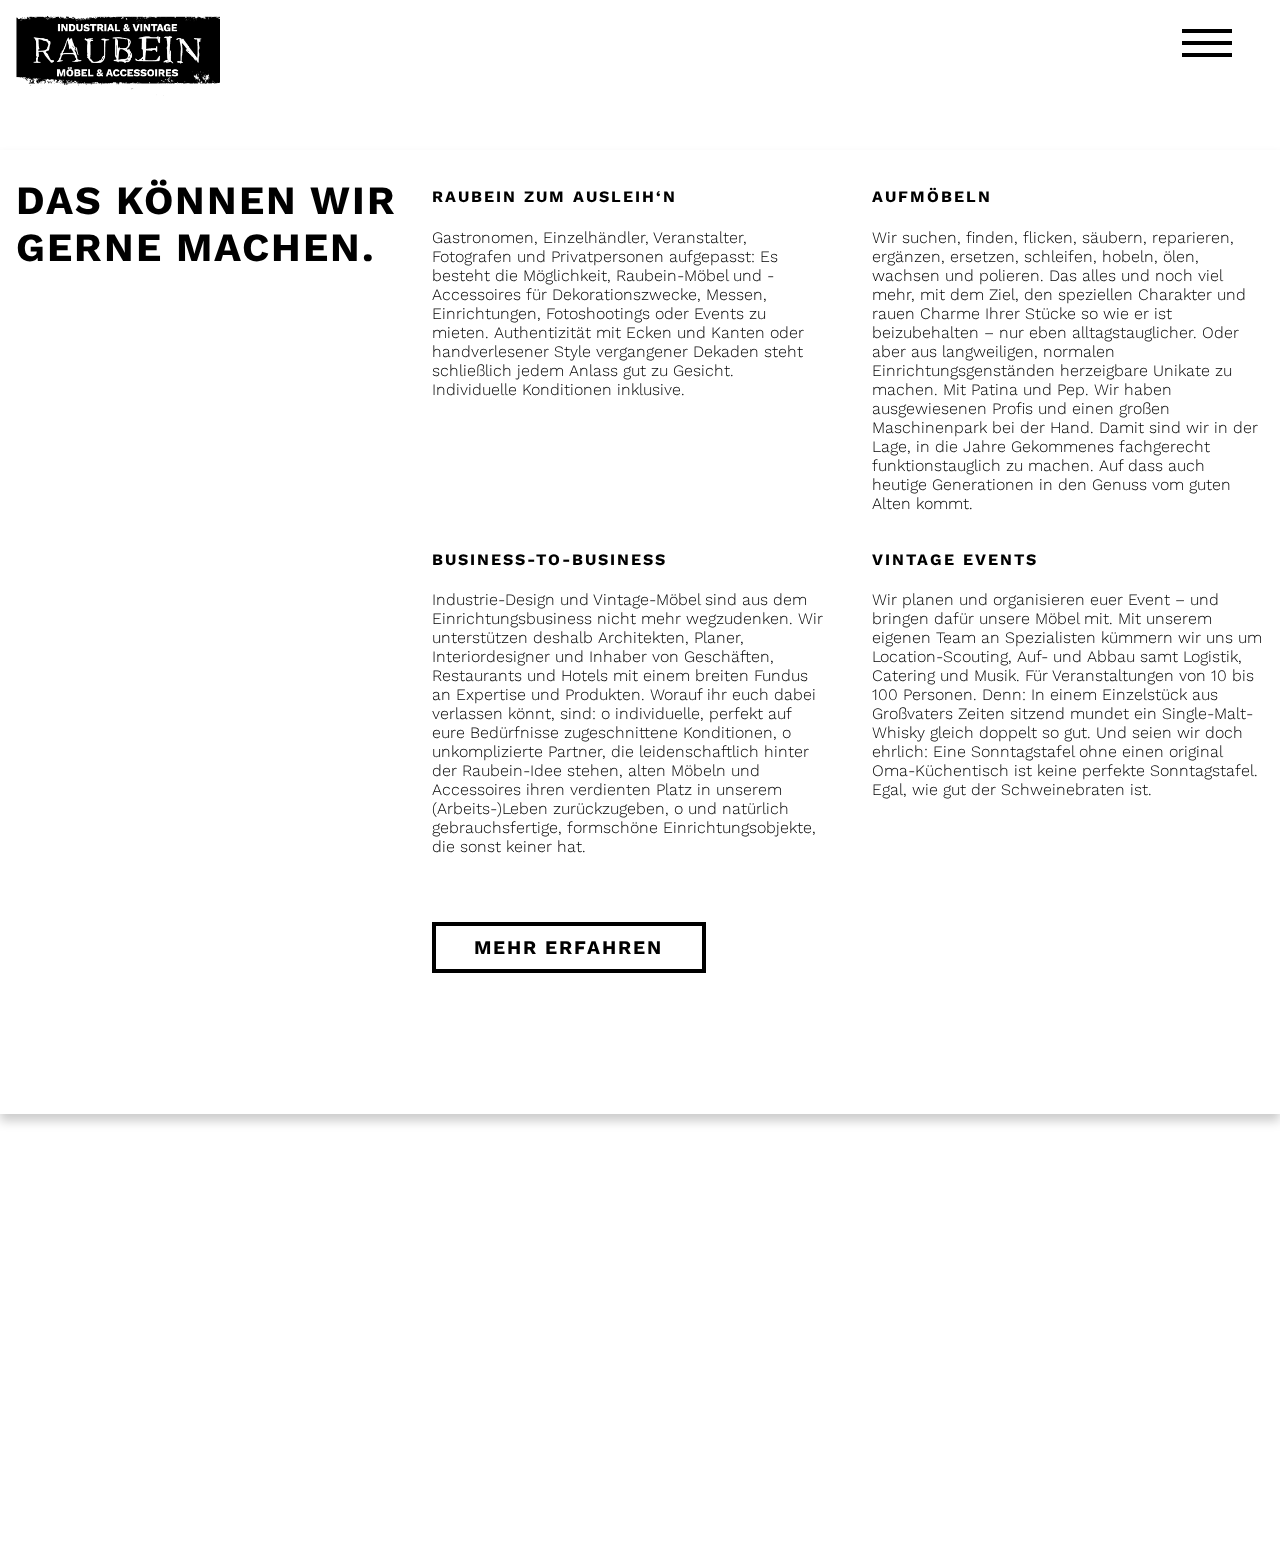
<file: service.html>
<!doctype html>
<html>
<head>
<meta charset="UTF-8">
<meta name="viewport" content="width=device-width, initial-scale=1">
<title>Raubein</title>
	<link href="sass/main.css" rel="stylesheet" type="text/css">
</head>

<body>
<div class="siteContent">
	<div class="parallax">
		<header>
			<a href="index.html">
				<div style="background: url(../gfx/logo.png) no-repeat; background-size: contain;" class="logo"></div>
			</a>
			<nav>
				<div class="hburger">
					<span></span>
					<span></span>
					<span></span>
				</div>
				
				<ul class="navEffect">
					<li><a href="shop.html">Schaufenster</a></li>
					<li><a href="people.html">Menschen</a></li>
					<li><a href="creation.html">Eigenkreationen</a></li>
					<li><a href="service.html">Service</a></li>
					<li><a href="philosophy.html">Philosophie</a></li>
				</ul>
				<!--
				<div class="login"><p>Mein Konto</p></div>
				<div class="search sfill"><span></span></div>
				-->
			</nav>
			
			

		</header>	
		<section class="service">
			<div class="serviceHeadline">
				<h1>Das können wir<br> gerne machen.</h1>
			</div>
				<div class="serviceText">
					<div>
					<h4>Raubein zum Ausleih‘n</h4>
					<p>Gastronomen, Einzelhändler, Veranstalter, Fotografen und Privatpersonen aufgepasst: Es besteht die Möglichkeit, Raubein-Möbel und -Accessoires für Dekorationszwecke, Messen, Einrichtungen, Fotoshootings oder Events zu mieten. Authentizität mit Ecken und Kanten oder handverlesener Style vergangener Dekaden steht schließlich jedem Anlass gut zu Gesicht. Individuelle Konditionen inklusive. </p>
				</div>
				<div>
					<h4>Aufmöbeln</h4>
					<p>Wir suchen, finden, flicken, säubern, reparieren, ergänzen, ersetzen, schleifen, hobeln, ölen, wachsen und polieren. Das alles und noch viel mehr, mit dem Ziel, den speziellen Charakter und rauen Charme Ihrer Stücke so wie er ist beizubehalten – nur eben alltagstauglicher. Oder aber aus langweiligen, normalen Einrichtungsgenständen herzeigbare Unikate zu machen. Mit Patina und Pep. Wir haben ausgewiesenen Profis und einen großen Maschinenpark bei der Hand. Damit sind wir in der Lage, in die Jahre Gekommenes fachgerecht funktionstauglich zu machen. Auf dass auch heutige Generationen in den Genuss vom guten Alten kommt.
					</p>
				</div>
				<div>
					<h4>Business-to-Business</h4>
					<p>Industrie-Design und Vintage-Möbel sind aus dem Einrichtungsbusiness nicht mehr wegzudenken. Wir unterstützen deshalb Architekten, Planer, Interiordesigner und Inhaber von Geschäften, Restaurants und Hotels mit einem breiten Fundus an Expertise und Produkten. 
					Worauf ihr euch dabei verlassen könnt, sind: 
					o	individuelle, perfekt auf eure Bedürfnisse zugeschnittene Konditionen,
					o	unkomplizierte Partner, die leidenschaftlich hinter der Raubein-Idee stehen, alten Möbeln und Accessoires ihren verdienten Platz in unserem (Arbeits-)Leben zurückzugeben,
					o	und natürlich gebrauchsfertige, formschöne Einrichtungsobjekte, die sonst keiner hat. 

					</p>
				</div>
				<div>
					<h4>Vintage Events</h4>
					<p>Wir planen und organisieren euer Event – und bringen dafür unsere Möbel mit. Mit unserem eigenen Team an Spezialisten kümmern wir uns um Location-Scouting, Auf- und Abbau samt Logistik, Catering und Musik. Für Veranstaltungen von 10 bis 100 Personen. Denn: In einem Einzelstück aus Großvaters Zeiten sitzend mundet ein Single-Malt-Whisky gleich doppelt so gut. Und seien wir doch ehrlich: Eine Sonntagstafel ohne einen original Oma-Küchentisch ist keine perfekte Sonntagstafel. Egal, wie gut der Schweinebraten ist. 
					</p>
				</div>
					<div style="margin-top: 4em;">
					<a class="bbutton bfill" href="#">mehr erfahren</a>
					</div>
				</div>
		</section>
	</div>
</div> <!-- siteContent End -->	
<div class="siteFooter">
	<div class="footerItem">
		<h2>Sitemap</h2>
		<ul>
			<li><a href="shop.html">Schaufenster</a></li>
			<li><a href="people.html">Menschen</a></li>
			<li><a href="creation.html">Eigenkreationen</a></li>
			<li><a href="service.html">Service</a></li>
			<li><a href="philosophy.html">Philosophie</a></li>
		</ul>
	</div>
	<div class="footerItem">
	<h2>Service</h2>
		<ul>
			<li><a href="impressum.html">Impressum</a></li>
			<li><a href="datenschutz.html">Datenschutz</a></li>
		</ul>
	<h2>Zahlungsarten</h2>
		<div class="payments">
			<img src="gfx/payment/mastercard.png" alt="Mastercard">
			<img src="gfx/payment/visa.png" alt="Visa">
			<img src="gfx/payment/paypal.png" alt="PayPal">
		</div>
	</div>
	<div class="footerItem">
	<h2>Kontakt</h2>
		<p>
		<strong>Raubein - Vintage &amp; Industrie Möbel</strong><br>
		Mariahilfstrasse 29<br>
		6900 Bregenz<br>
		Austria<br>
		<br>
		<a href="tel:+436647931641">+43 664 79 31 641</a><br>
		<br>	
		<a href="mailto:hello@raubein.at">hello@raubein.at</a><br>
		</p>
		<h2>Newsletter</h2>
		<p>Immer informiert bleiben <br>über neue Produkte, 
Events &amp; PopUp Stores</p>
		<input type="text" placeholder="E-Mail Adresse"><input type="submit" value="ok">
	</div>
	<div class="copyright">
	<p>&copy; copyright | Raubein - Vintage &amp; Industrie Möbel - 2018</p>
	</div>
</div>	
	<script src="https://code.jquery.com/jquery-3.3.1.min.js" integrity="sha256-FgpCb/KJQlLNfOu91ta32o/NMZxltwRo8QtmkMRdAu8=" crossorigin="anonymous"></script>
	<script src="js/main.js" type="text/javascript"></script>
</body>
</html>
</file>
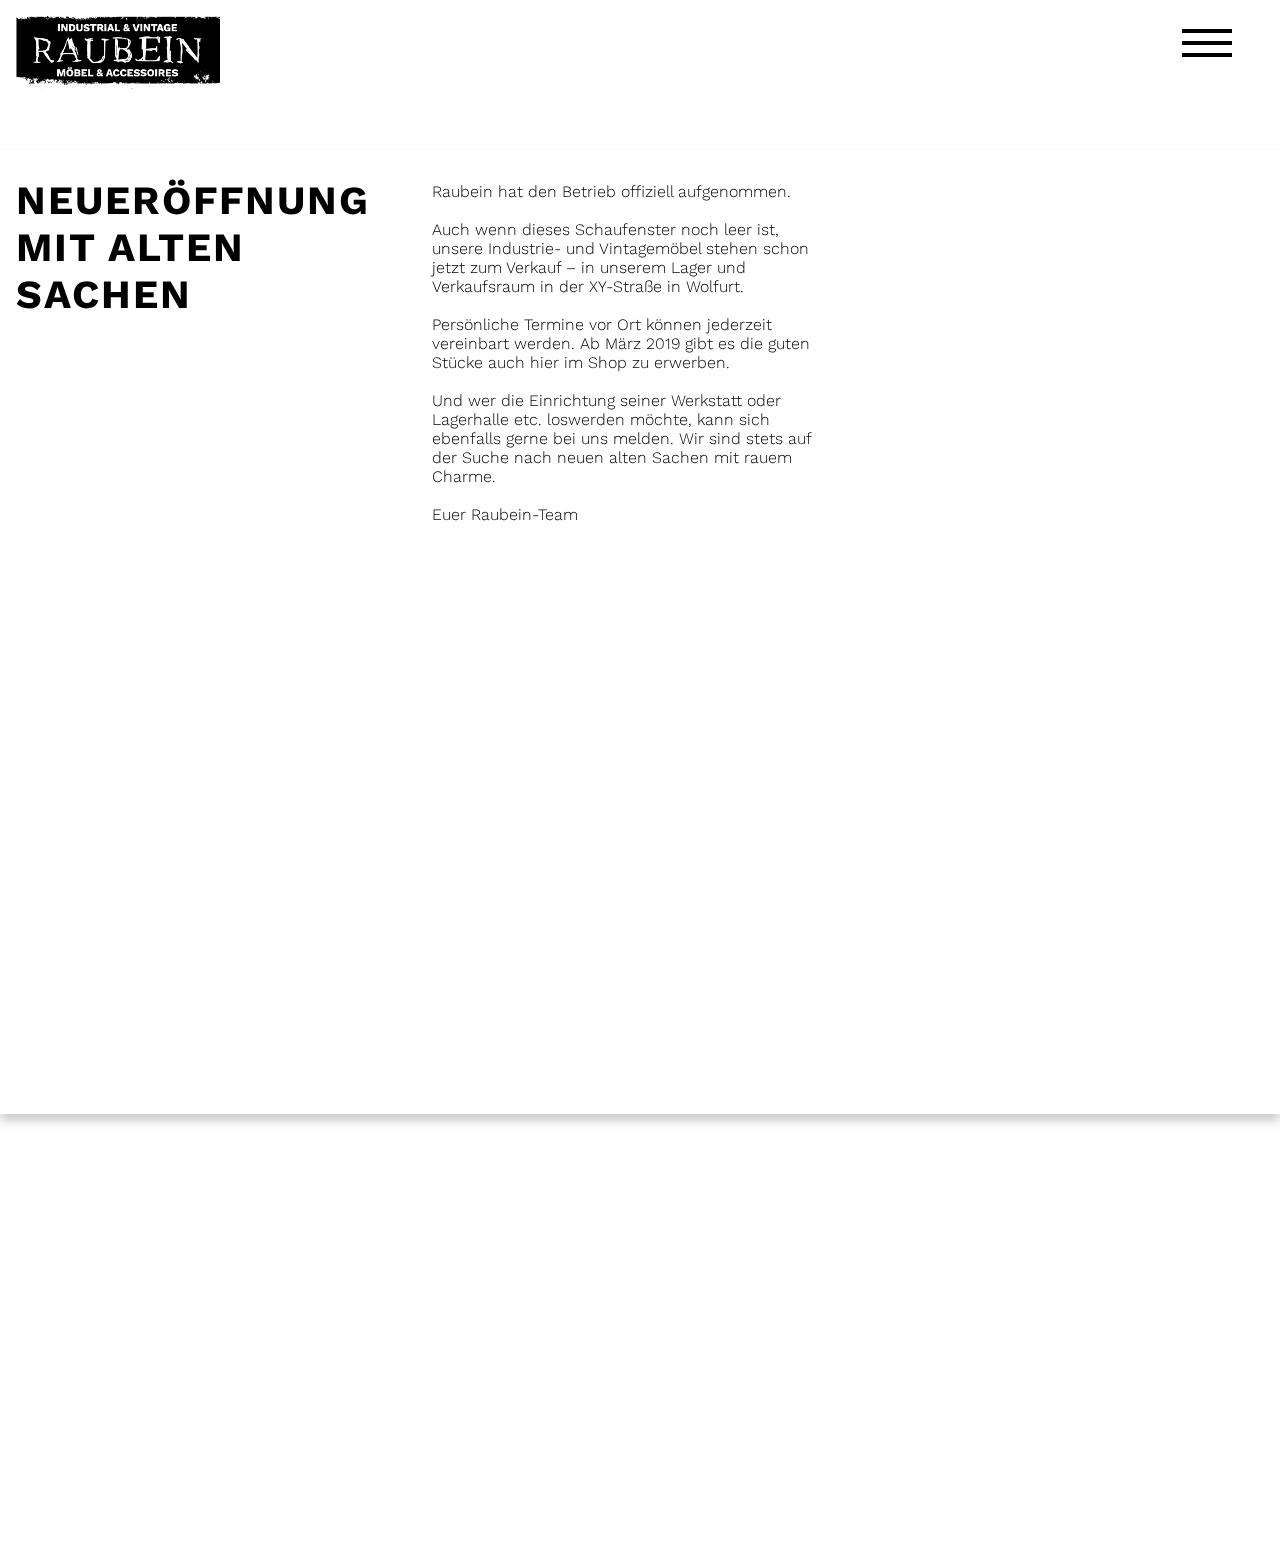
<file: shop.html>
<!doctype html>
<html>
<head>
<meta charset="UTF-8">
<meta name="viewport" content="width=device-width, initial-scale=1">
<title>Raubein</title>
	<link href="sass/main.css" rel="stylesheet" type="text/css">
</head>

<body>
<div class="siteContent">
	<div class="parallax">
		<header>
			<a href="index.html">
				<div style="background: url(gfx/logo.png) no-repeat; background-size: contain;" class="logo"></div>
			</a>
			<nav>
				<div class="hburger">
					<span></span>
					<span></span>
					<span></span>
				</div>
				
				<ul class="navEffect">
					<li><a href="shop.html">Schaufenster</a></li>
					<li><a href="people.html">Menschen</a></li>
					<li><a href="creation.html">Eigenkreationen</a></li>
					<li><a href="service.html">Service</a></li>
					<li><a href="philosophy.html">Philosophie</a></li>
				</ul>
				<!--
				<div class="login"><p>Mein Konto</p></div>
				<div class="search sfill"><span></span></div>
				-->
			</nav>
			
			

		</header>	
		<section class="service">
			<div class="serviceHeadline">
				<h1>Neueröffnung <br> mit alten Sachen</h1>
			</div>
				<div class="serviceText">
					<div>
					<p>Raubein hat den Betrieb offiziell aufgenommen.<br> 
					<br>
					Auch wenn dieses Schaufenster noch leer ist, unsere Industrie- und Vintagemöbel stehen schon jetzt zum Verkauf – in unserem Lager und Verkaufsraum in der XY-Straße in Wolfurt. <br>
					<br>
					Persönliche Termine vor Ort können jederzeit vereinbart werden. Ab März 2019 gibt es die guten Stücke auch hier im Shop zu erwerben. <br>
					<br>
					Und wer die Einrichtung seiner Werkstatt oder Lagerhalle etc. loswerden möchte, kann sich ebenfalls gerne bei uns melden. Wir sind stets auf der Suche nach neuen alten Sachen mit rauem Charme.<br>
					<br>
					Euer Raubein-Team 
					</p>
				</div>
				</div>
		</section>
	</div>
</div> <!-- siteContent End -->	
<div class="siteFooter">
	<div class="footerItem">
		<h2>Sitemap</h2>
		<ul>
			<li><a href="shop.html">Schaufenster</a></li>
			<li><a href="people.html">Menschen</a></li>
			<li><a href="creation.html">Eigenkreationen</a></li>
			<li><a href="service.html">Service</a></li>
			<li><a href="philosophy.html">Philosophie</a></li>
		</ul>
	</div>
	<div class="footerItem">
	<h2>Service</h2>
		<ul>
			<li><a href="impressum.html">Impressum</a></li>
			<li><a href="datenschutz.html">Datenschutz</a></li>
		</ul>
	<h2>Zahlungsarten</h2>
		<div class="payments">
			<img src="gfx/payment/mastercard.png" alt="Mastercard">
			<img src="gfx/payment/visa.png" alt="Visa">
			<img src="gfx/payment/paypal.png" alt="PayPal">
		</div>
	</div>
	<div class="footerItem">
	<h2>Kontakt</h2>
		<p>
		<strong>Raubein - Vintage &amp; Industrie Möbel</strong><br>
		Mariahilfstrasse 29<br>
		6900 Bregenz<br>
		Austria<br>
		<br>
		<a href="tel:+436647931641">+43 664 79 31 641</a><br>
		<br>	
		<a href="mailto:hello@raubein.at">hello@raubein.at</a><br>
		</p>
		<h2>Newsletter</h2>
		<p>Immer informiert bleiben <br>über neue Produkte, 
Events &amp; PopUp Stores</p>
		<input type="text" placeholder="E-Mail Adresse"><input type="submit" value="ok">
	</div>
	<div class="copyright">
	<p>&copy; copyright | Raubein - Vintage &amp; Industrie Möbel - 2018</p>
	</div>
</div>	
	<script src="https://code.jquery.com/jquery-3.3.1.min.js" integrity="sha256-FgpCb/KJQlLNfOu91ta32o/NMZxltwRo8QtmkMRdAu8=" crossorigin="anonymous"></script>
	<script src="js/main.js" type="text/javascript"></script>
</body>
</html>
</file>
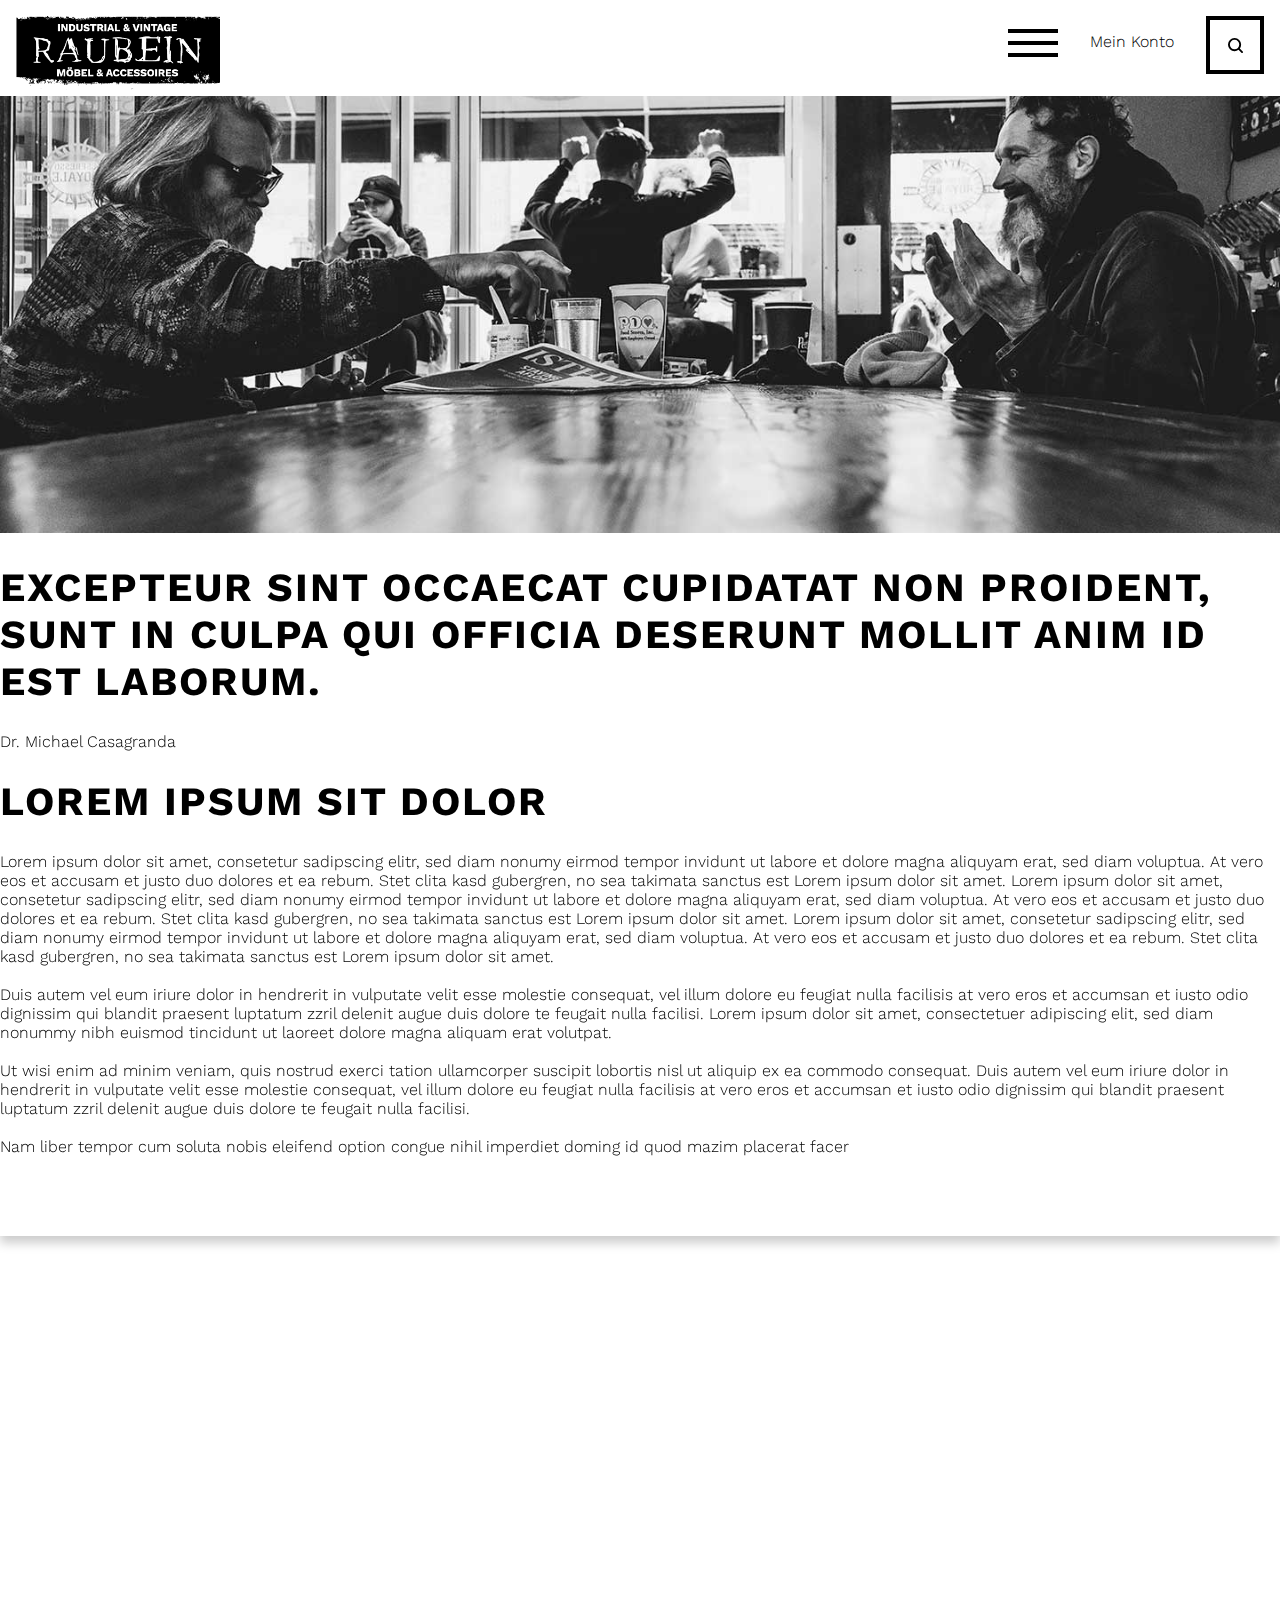
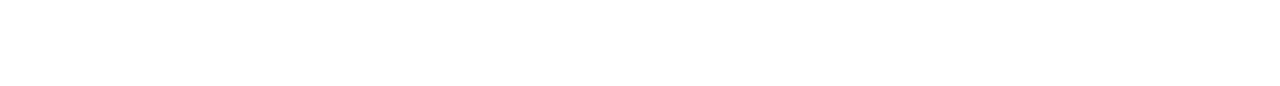
<file: social.html>
<!doctype html>
<html>
<head>
<meta charset="UTF-8">
<meta name="viewport" content="width=device-width, initial-scale=1">
<title>Raubein</title>
	<link href="sass/main.css" rel="stylesheet" type="text/css">
</head>

<body>
<div class="siteContent">
	<div class="parallax">
		<header>
			<div style="background: url(gfx/logo.png) no-repeat; background-size: contain;" class="logo"></div>
			<nav>
				<div class="hburger">
					<span></span>
					<span></span>
					<span></span>
				</div>
				
				<ul class="navEffect">
					<li><a href="#">Shop</a></li>
					<li><a href="#">Philosophie</a></li>
					<li><a href="#">Menschen</a></li>
					<li><a href="#">Kontakt</a></li>
				</ul>
				
				<div class="login"><p>Mein Konto</p></div>
				<div class="search sfill"><span></span></div>
				
			</nav>
			
			

		</header>	
		<section class="social">
			<div class="quote">
				<img src="gfx/social.jpg" alt="">
				<figcaption>
					<div><h1>Excepteur sint occaecat cupidatat non proident, sunt in culpa qui officia deserunt mollit anim id est laborum. </h1></div>
					<div><p>Dr. Michael Casagranda</p></div>
				</figcaption>
			</div>
			<div class="socialText">
				<div><h1>Lorem ipsum sit dolor</h1></div>
				<div><p>Lorem ipsum dolor sit amet, consetetur sadipscing elitr, sed diam nonumy eirmod tempor invidunt ut labore et dolore magna aliquyam erat, sed diam voluptua. At vero eos et accusam et justo duo dolores et ea rebum. Stet clita kasd gubergren, no sea takimata sanctus est Lorem ipsum dolor sit amet. Lorem ipsum dolor sit amet, consetetur sadipscing elitr, sed diam nonumy eirmod tempor invidunt ut labore et dolore magna aliquyam erat, sed diam voluptua. At vero eos et accusam et justo duo dolores et ea rebum. Stet clita kasd gubergren, no sea takimata sanctus est Lorem ipsum dolor sit amet. Lorem ipsum dolor sit amet, consetetur sadipscing elitr, sed diam nonumy eirmod tempor invidunt ut labore et dolore magna aliquyam erat, sed diam voluptua. At vero eos et accusam et justo duo dolores et ea rebum. Stet clita kasd gubergren, no sea takimata sanctus est Lorem ipsum dolor sit amet.   <br><br>

Duis autem vel eum iriure dolor in hendrerit in vulputate velit esse molestie consequat, vel illum dolore eu feugiat nulla facilisis at vero eros et accumsan et iusto odio dignissim qui blandit praesent luptatum zzril delenit augue duis dolore te feugait nulla facilisi. Lorem ipsum dolor sit amet, consectetuer adipiscing elit, sed diam nonummy nibh euismod tincidunt ut laoreet dolore magna aliquam erat volutpat.   
<br><br>
Ut wisi enim ad minim veniam, quis nostrud exerci tation ullamcorper suscipit lobortis nisl ut aliquip ex ea commodo consequat. Duis autem vel eum iriure dolor in hendrerit in vulputate velit esse molestie consequat, vel illum dolore eu feugiat nulla facilisis at vero eros et accumsan et iusto odio dignissim qui blandit praesent luptatum zzril delenit augue duis dolore te feugait nulla facilisi.   
<br><br>
Nam liber tempor cum soluta nobis eleifend option congue nihil imperdiet doming id quod mazim placerat facer</p></div>
			</div>
		</section>
	</div>
</div> <!-- siteContent End -->	
<div class="siteFooter">
	<div class="footerItem">
		<h2>Sitemap</h2>
		<ul>
			<li><a href="#">Shop</a>
				<ul>
					<li><a href="#">Tische &amp; Stühle</a></li>
					<li><a href="#">Sofas &amp; Sessel</a></li>
					<li><a href="#">Schränke &amp; Regale</a></li>
					<li><a href="#">Lampen &amp; Leuchten</a></li>
					<li><a href="#">Accessories &amp; Dekoration</a></li>
				</ul>
			</li>
			<li><a href="#">Philosophie</a></li>
			<li><a href="#">Menschen</a></li>
			<li><a href="#">Kontakt</a></li>
		</ul>
	</div>
	<div class="footerItem">
	<h2>Service</h2>
		<ul>
			<li><a href="#">Lieferkosten</a></li>
			<li><a href="#">Mein Konto</a></li>
			<li><a href="#">Presse</a></li>
			<li><a href="#">Agb</a></li>
			<li><a href="#">Impressum</a></li>
			<li><a href="#">Datenschutz</a></li>
		</ul>
	<h2>Zahlungsarten</h2>
		<div class="payments">
			<img src="gfx/payment/mastercard.png" alt="Mastercard">
			<img src="gfx/payment/visa.png" alt="Visa">
			<img src="gfx/payment/paypal.png" alt="PayPal">
		</div>
	</div>
	<div class="footerItem">
	<h2>Kontakt</h2>
		<p>
		<strong>Raubein - Vintage &amp; Industrie Möbel</strong><br>
		Mariahilfstrasse 29<br>
		6900 Bregenz<br>
		Austria<br>
		<br>
		<a href="tel:+436647931641">+43 664 79 31 641</a><br>
		<br>	
		<a href="mailto:hello@raubein.at">hello@raubein.at</a><br>
		</p>
		<h2>Newsletter</h2>
		<p>Immer informiert bleiben <br>über neue Produkte, 
Events &amp; PopUp Stores</p>
		<input type="text" placeholder="E-Mail Adresse"><input type="submit" value="ok">
	</div>
	<div class="copyright">
	<p>&copy; copyright | Raubein - Vintage &amp; Industrie Möbel - 2018</p>
	</div>
</div>	
	<script src="https://code.jquery.com/jquery-3.3.1.min.js" integrity="sha256-FgpCb/KJQlLNfOu91ta32o/NMZxltwRo8QtmkMRdAu8=" crossorigin="anonymous"></script>
	<script src="js/main.js" type="text/javascript"></script>
</body>
</html>
</file>
<file: sass/main.css>
/* Scss Document */
@import url("https://fonts.googleapis.com/css?family=Work+Sans:300,400,700");
header {
  position: fixed;
  top: 0;
  left: 0;
  right: 0;
  display: flex;
  flex-flow: row nowrap;
  justify-content: space-between;
  padding: 1em 1em 0;
  height: 80px;
  max-width: 1440px;
  margin: 0 auto;
  background: #FFF;
  z-index: 2; }
  header .logo {
    width: 300px;
    height: 80px; }
  header nav {
    display: flex;
    flex-flow: row wrap;
    justify-content: flex-end; }
    header nav ul {
      display: flex;
      flex-flow: row wrap;
      height: 100%;
      margin: 0;
      padding-top: 1em; }
    header nav li {
      margin-right: 2em;
      display: inline-block; }
    header nav a {
      text-transform: uppercase;
      display: block;
      position: relative;
      margin: 0 .5em;
      padding: 0 0 10px 0; }
    header nav a:after {
      transition: all .5s;
      position: absolute;
      bottom: 0;
      left: 0;
      right: 0;
      margin: auto;
      width: 0%;
      content: '.';
      color: transparent;
      background: #000;
      height: 4px; }
    header nav a:hover:after {
      width: 100%; }
    header nav .hburger {
      margin-top: .8em;
      display: none; }
      header nav .hburger span {
        display: block;
        width: 50px;
        height: 4px;
        background: #000;
        -moz-transition: .5s ease-in-out all;
        transition: .5s ease-in-out all; }
      header nav .hburger span:nth-child(2), header nav .hburger span:nth-child(3) {
        margin-top: 8px; }
    header nav .hburger:hover {
      cursor: pointer; }
      header nav .hburger:hover span:nth-child(3), header nav .hburger:hover span:nth-child(1) {
        width: 45px; }
    header nav .dropdownContent {
      position: absolute;
      display: none;
      width: 100%;
      top: 96px;
      left: 0;
      right: 0;
      background-color: #FFF; }
      header nav .dropdownContent ul {
        display: flex;
        justify-content: space-between;
        align-items: flex-start;
        max-width: calc(1440px);
        height: 400px;
        background-color: #FAFAFA;
        margin: 0 auto;
        padding: 0; }
        header nav .dropdownContent ul li {
          display: flex;
          justify-content: center;
          flex-direction: column; }
          header nav .dropdownContent ul li a {
            margin-top: 1em;
            -moz-transition: .5s ease-in-out all;
            -webkit-transition: .5s ease-in-out all;
            transition: .5s ease-in-out all; }
            header nav .dropdownContent ul li a:hover {
              letter-spacing: 1px; }
            header nav .dropdownContent ul li a:after {
              display: none; }
        header nav .dropdownContent ul .dropCol-1, header nav .dropdownContent ul .dropCol-2 {
          padding-top: 2em; }
        header nav .dropdownContent ul .dropCol-1 {
          padding-left: 2em;
          width: 375px; }
        header nav .dropdownContent ul .dropCol-2 {
          width: 20%;
          max-width: 250px; }
          header nav .dropdownContent ul .dropCol-2 a {
            color: red;
            font-weight: 700; }
        header nav .dropdownContent ul .dropCol-3 {
          width: 45%;
          height: 100%;
          overflow: hidden; }
        header nav .dropdownContent ul .mobileSubClose {
          display: none; }
  header .search {
    background: url(../gfx/icons/search.svg) no-repeat center center;
    background-size: 30% 30%;
    height: 50px;
    width: 50px;
    border: 4px solid #000;
    margin-left: 2em;
    padding: 0 !important;
    transition: .5s; }
  header .search:hover {
    cursor: pointer; }
  header .search:hover span {
    display: block;
    background: url(../gfx/icons/search_white.svg) no-repeat center center;
    background-size: 30% 30%;
    height: 50px;
    width: 50px;
    z-index: 2; }
  header .sfill:hover {
    box-shadow: inset 0 0 0 2em #000;
    z-index: 1; }
  header .login a {
    text-transform: none;
    margin-top: 1em; }
    header .login a:after {
      display: none; }

@media (max-width: 1280px) {
  header nav {
    /*
    ul {
    		display: none !important;
    	}
    */
    /*
    	.active {
    		position: absolute;
    		display: flex !important;
    		justify-content: center;
    		flex-flow: column nowrap;
    		width: 100%;
    		height: 100vh;
    		top: 0;
    		left: 0;
    		right: 0;
    		text-align: center;
    		background: $secColor;
    		z-index: -1;
    	}
    
    */ }
    header nav .hburger {
      display: block !important;
      margin-right: 2em; }
    header nav li {
      margin: 0;
      line-height: 2.5em; }
      header nav li a {
        font-size: 2em; }
        header nav li a:after {
          display: none; }
    header nav .navEffect {
      position: absolute;
      display: flex;
      justify-content: center;
      flex-flow: column nowrap;
      width: 100%;
      height: 100vh;
      top: 0;
      left: 0;
      right: 0;
      text-align: center;
      background: #FFF;
      opacity: 0;
      visibility: hidden;
      transition: all .5s ease;
      z-index: -1; }
    header nav .openNav {
      visibility: visible;
      opacity: 1; }
    header nav .dropdownContent {
      opacity: 0;
      visibility: hidden;
      transition: all .5s ease; }
      header nav .dropdownContent ul {
        height: 100vh; }
      header nav .dropdownContent li {
        line-height: 16px;
        margin: 0; }
        header nav .dropdownContent li a {
          font-size: 1em; }
      header nav .dropdownContent .dropCol-1, header nav .dropdownContent .dropCol-2 {
        padding: 0 !important;
        width: 100%; }
      header nav .dropdownContent .dropCol-1 {
        margin-top: 120px; }
      header nav .dropdownContent .dropCol-2 {
        margin-top: -100px; }
      header nav .dropdownContent .dropCol-3 {
        display: none; }
      header nav .dropdownContent .mobileSubClose {
        display: inline-block !important; }
        header nav .dropdownContent .mobileSubClose a {
          color: #000 !important; }
    header nav .openSubNav {
      display: flex;
      position: absolute;
      top: 0;
      left: 0;
      right: 0;
      height: 100vh;
      visibility: visible;
      opacity: 1;
      z-index: 1; } }
@media (max-width: 600px) {
  nav .hburger {
    margin-right: 1em !important; }
  nav .search, nav .login {
    display: none;
    position: fixed;
    bottom: 1em; }
  nav .search {
    right: 1em; }
  nav .login {
    left: 1em; } }
body, html {
  font-family: "Work Sans", sans-serif;
  font-size: 1rem;
  font-weight: 300;
  padding: 0;
  margin: 0; }

/* PREVIEW */
.preview {
  box-sizing: border-box;
  display: flex;
  flex-direction: column;
  justify-content: center;
  align-items: center;
  width: 100%;
  height: 100vh;
  padding: 0 1em; }
  .preview .previewItem:nth-child(2) {
    max-width: 100%;
    text-align: center; }

/* PREVIEW END */
.siteContent {
  z-index: 1;
  position: relative;
  width: 100%;
  min-height: 100vh;
  min-height: 100%;
  background: #FFF;
  -webkit-box-shadow: #CCC 0 7px 10px 0;
  -moz-box-shadow: #CCC 0 7px 10px 0;
  box-shadow: #CCC 0 7px 10px 0; }

.parallax {
  max-width: 1440px;
  margin: 0 auto 450px;
  padding-bottom: 4em; }

h2 {
  text-transform: uppercase;
  letter-spacing: 2px;
  font-size: 1rem; }
  h2:after {
    content: "";
    display: block;
    width: 30px;
    height: 2px;
    background: #000;
    margin: 1em auto; }

h5, h1 {
  font-weight: 700;
  font-size: 2.5rem;
  text-transform: uppercase;
  letter-spacing: 2px; }

h1 {
  color: #000; }

h5 {
  color: #FFF; }

h4 {
  text-transform: uppercase;
  letter-spacing: 2px;
  font-size: 1em; }

.button {
  border: 4px solid #FFF;
  background: transparent;
  color: #FFF;
  font-size: 1.2rem;
  font-weight: 700;
  padding: .5em 2em; }

.fill:hover,
.fill:focus {
  box-shadow: inset 0 0 0 2em #FFF; }

.button {
  color: #FFF;
  transition: 0.5s; }
  .button:hover, .button:focus {
    border-color: #FFF;
    color: #000; }

.bbutton {
  border: 4px solid #000;
  background: transparent;
  color: #000;
  font-size: 1.2rem;
  padding: .5em 2em;
  font-weight: 700; }

.bfill:hover,
.bfill:focus {
  box-shadow: inset 0 0 0 2em #000; }

.bbutton {
  color: #000;
  transition: .5s; }
  .bbutton:hover, .bbutton:focus {
    border-color: #000;
    color: #FFF; }

a {
  text-decoration: none;
  color: #000;
  text-transform: uppercase;
  letter-spacing: 2px; }

ul {
  list-style: none;
  padding: 0; }
  ul ul {
    padding-left: 2em; }

img {
  width: 100%;
  height: auto; }

input, textarea {
  border: 4px solid #000;
  padding: 1em 2em;
  width: 200px;
  border-radius: 0 !important;
  background: transparent !important; }

input[type="submit"] {
  cursor: pointer;
  width: 50px;
  background: #000 !important;
  color: #FFF;
  text-transform: uppercase;
  padding-right: 3.5em;
  height: 40px;
  border-radius: 0 !important;
  -webkit-appearance: none;
  -moz-appearance: none;
  appearance: none; }

.spotlight, .contact {
  display: flex;
  flex-flow: row wrap;
  margin-top: 80px; }
  .spotlight .arrival, .contact .arrival {
    max-width: 900px;
    position: relative;
    display: flex;
    justify-content: center;
    align-items: center; }
    .spotlight .arrival div, .contact .arrival div {
      position: absolute; }
  .spotlight .teaser, .contact .teaser {
    display: flex;
    flex-flow: column nowrap;
    margin-left: 10px; }
    .spotlight .teaser .teaserItem, .contact .teaser .teaserItem {
      display: flex;
      flex-flow: row nowrap;
      align-items: center;
      max-width: 500px;
      -moz-transition: .5s ease-in-out all;
      -webkit-transition: .5s ease-in-out all;
      transition: .5s ease-in-out all; }
      .spotlight .teaser .teaserItem img, .contact .teaser .teaserItem img {
        width: 250px;
        height: 250px; }
      .spotlight .teaser .teaserItem div, .contact .teaser .teaserItem div {
        position: relative;
        text-align: center;
        display: flex;
        flex-direction: column;
        align-items: center;
        justify-content: center;
        width: 100%;
        height: 100%; }
      .spotlight .teaser .teaserItem a, .contact .teaser .teaserItem a {
        text-transform: none; }
      .spotlight .teaser .teaserItem p, .contact .teaser .teaserItem p {
        font-size: .9em;
        padding: 0 1em;
        margin: 0;
        z-index: -1; }
      .spotlight .teaser .teaserItem figcaption, .contact .teaser .teaserItem figcaption {
        display: none;
        position: absolute;
        width: 100%;
        height: 100%;
        left: 0;
        top: 1em;
        transform: scale(0.2);
        z-index: 1;
        opacity: 1;
        animation: arrowAni .8s ease-in-out; }
@keyframes arrowAni {
  0% {
    opacity: 0; }
  100% {
    opacity: 1; } }
      .spotlight .teaser .teaserItem:hover, .contact .teaser .teaserItem:hover {
        cursor: pointer;
        background: #FFF; }
      .spotlight .teaser .teaserItem:hover figcaption, .contact .teaser .teaserItem:hover figcaption {
        display: block; }

@media (max-width: 1440px) {
  .spotlight, .imagePart, .imagePartRev {
    padding: 0 1em; }
    .spotlight .arrival, .imagePart .arrival, .imagePartRev .arrival {
      max-width: 100%;
      width: 100%; }
    .spotlight .teaser, .imagePart .teaser, .imagePartRev .teaser {
      flex-flow: row wrap;
      max-width: 100%;
      width: 100%;
      margin: 10px 0 0 0; }
      .spotlight .teaser .teaserItem, .imagePart .teaser .teaserItem, .imagePartRev .teaser .teaserItem {
        max-width: 50%;
        width: 50%; }
      .spotlight .teaser .teaserItem:nth-child(2) .flexItem:nth-child(1), .imagePart .teaser .teaserItem:nth-child(2) .flexItem:nth-child(1), .imagePartRev .teaser .teaserItem:nth-child(2) .flexItem:nth-child(1) {
        order: 2; }
      .spotlight .teaser .teaserItem:nth-child(2) .flexItem:nth-child(2), .imagePart .teaser .teaserItem:nth-child(2) .flexItem:nth-child(2), .imagePartRev .teaser .teaserItem:nth-child(2) .flexItem:nth-child(2) {
        order: 1; } }
@media (max-width: 992px) {
  .spotlight .arrival {
    max-width: 100%;
    width: 100%; }
  .spotlight .teaser {
    flex-flow: column wrap;
    max-width: 100%;
    width: 100%;
    margin: 10px 0 0 0; }
    .spotlight .teaser .teaserItem {
      display: flex;
      justify-content: center;
      align-items: center;
      max-width: 100%;
      width: 100%; }
      .spotlight .teaser .teaserItem .flexItem {
        width: 100%;
        height: 100%;
        display: flex;
        justify-content: center;
        flex-flow: column nowrap; }
    .spotlight .teaser .teaserItem:nth-child(2) .flexItem:nth-child(1) {
      order: 1; }
    .spotlight .teaser .teaserItem:nth-child(2) .flexItem:nth-child(2) {
      order: 2; }

  .philosophy {
    flex-flow: column nowrap !important;
    padding: 1em; }
    .philosophy .philosophyItem {
      width: 100% !important; } }
@media (max-width: 767px) {
  .contactInfo {
    justify-content: center;
    align-items: center;
    flex-direction: column; }

  .formCol {
    float: none !important;
    width: 100% !important; }

  input, textarea {
    width: 100% !important;
    box-sizing: border-box; }

  input[type="submit"] {
    margin: 0 !important;
    padding: .5em; }

  .service {
    flex-flow: column wrap; }
    .service .serviceText {
      width: 100%; }
      .service .serviceText div {
        width: 100%; } }
.imagePart, .imagePartRev {
  margin: 4em 0; }
  .imagePart .imageFlex, .imagePart .imageFlexRev, .imagePartRev .imageFlex, .imagePartRev .imageFlexRev {
    display: flex;
    flex-flow: row wrap;
    justify-content: space-between;
    align-items: center; }
    .imagePart .imageFlex .imageText, .imagePart .imageFlex .imageTextRev, .imagePart .imageFlexRev .imageText, .imagePart .imageFlexRev .imageTextRev, .imagePartRev .imageFlex .imageText, .imagePartRev .imageFlex .imageTextRev, .imagePartRev .imageFlexRev .imageText, .imagePartRev .imageFlexRev .imageTextRev {
      width: 45%; }
    .imagePart .imageFlex .imageImg img:nth-child(2), .imagePart .imageFlexRev .imageImg img:nth-child(2), .imagePartRev .imageFlex .imageImg img:nth-child(2), .imagePartRev .imageFlexRev .imageImg img:nth-child(2) {
      display: none; }
  .imagePart .imageFlexRev div:nth-child(1), .imagePartRev .imageFlexRev div:nth-child(1) {
    max-width: 50%; }

.bestProducts {
  display: flex;
  flex-flow: row nowrap; }
  .bestProducts .bestItem {
    position: relative;
    box-sizing: border-box;
    max-width: 25%;
    padding: .5em; }
    .bestProducts .bestItem figcaption {
      display: none;
      justify-content: center;
      align-items: center;
      position: absolute;
      top: 0;
      left: 0;
      height: 100%;
      width: 100%; }
  .bestProducts .bestItem:hover figcaption {
    display: flex;
    cursor: pointer; }

@media (max-width: 1365px) {
  .imagePart .imageFlex .imageText {
    width: 100%;
    column-count: 2;
    column-gap: 2em; }
  .imagePart .imageFlex p {
    margin: 0; }
  .imagePart .imageFlex .imageImg {
    display: flex;
    overflow: hidden;
    margin-top: 2em; }
    .imagePart .imageFlex .imageImg img {
      margin: 0 .5em 0 0; }
  .imagePart .imageFlex .imageImg img:nth-child(2) {
    display: block; }

  .imagePartRev img {
    max-width: 550px; }

  .bestProducts {
    flex-wrap: wrap;
    justify-content: center; }
    .bestProducts .bestItem {
      max-width: 50%; } }
.service {
  display: flex;
  flex-flow: row nowrap;
  align-items: flex-start;
  margin-top: 150px;
  min-height: 100vh;
  padding: 0 1em; }
  .service figcaption {
    position: absolute;
    display: flex;
    justify-content: center;
    flex-direction: column;
    width: 100%;
    height: 100%;
    top: 0;
    text-align: center; }
    .service figcaption div:nth-child(2) {
      position: absolute;
      display: flex;
      width: 100%;
      justify-content: center;
      bottom: 1em; }
  .service div:first-child {
    width: 33.33%; }
  .service div:nth-child(2) {
    width: 66.66%; }
  .service .serviceText {
    display: flex;
    flex-flow: row wrap;
    margin-top: 1em; }
    .service .serviceText div {
      width: 50%;
      box-sizing: border-box; }
    .service .serviceText div:nth-child(1), .service .serviceText div:nth-child(3) {
      padding-right: 1.5em; }
    .service .serviceText div:nth-child(2), .service .serviceText div:nth-child(4) {
      padding-left: 1.5em; }

.contact {
  display: flex;
  flex-direction: row;
  padding: 0 1em; }
  .contact .contactItem {
    box-sizing: border-box;
    display: flex;
    justify-content: center;
    align-items: center;
    width: 50%; }
    .contact .contactItem .phone, .contact .contactItem .mail {
      margin-top: 3em;
      position: relative;
      display: flex;
      align-items: center;
      height: 2em; }
      .contact .contactItem .phone span, .contact .contactItem .mail span {
        display: block;
        position: absolute;
        background-position: center center;
        left: -105px;
        height: 50px;
        width: 50px;
        border: 4px solid #000;
        margin-left: 2em;
        padding: 0 !important;
        transition: .5s; }
      .contact .contactItem .phone a, .contact .contactItem .mail a {
        display: flex;
        justify-content: center;
        align-items: center;
        -webkit-transition: .5s all ease-in-out;
        -moz-transition: .5s all ease-in-out;
        transition: .5s all ease-in-out; }
        .contact .contactItem .phone a:hover, .contact .contactItem .mail a:hover {
          font-weight: 700; }
  .contact .phone span {
    background: url(../gfx/icons/phone.svg) no-repeat;
    background-size: 30% 30%;
    margin-bottom: 1em; }
  .contact .mail span {
    background: url(../gfx/icons/mail.svg) no-repeat;
    background-size: 30% 30%; }

.contactForm {
  padding: 0 1em; }
  .contactForm .formRow, .contactForm .submit {
    width: 50%; }
    .contactForm .formRow .formCol, .contactForm .submit .formCol {
      width: 50%;
      float: left; }
    .contactForm .formRow .formCol:nth-child(1), .contactForm .submit .formCol:nth-child(1) {
      display: flex;
      flex-direction: column;
      padding-right: 1em;
      box-sizing: border-box; }
    .contactForm .formRow:after, .contactForm .submit:after {
      content: "";
      display: table;
      clear: both; }
    .contactForm .formRow input, .contactForm .formRow textarea, .contactForm .submit input, .contactForm .submit textarea {
      width: 84%;
      margin-top: .8em; }
  .contactForm .submit {
    display: flex;
    justify-content: flex-end; }
    .contactForm .submit input[type="submit"] {
      width: 190px;
      background: transparent;
      color: #000; }
    .contactForm .submit input[type="submit"]:hover {
      color: #FFF; }

.people {
  display: flex;
  flex-flow: row wrap;
  margin-top: 80px; }
  .people a {
    text-transform: lowercase; }
  .people .peopleItem {
    display: flex;
    flex-flow: row nowrap;
    width: 50%; }
  .people .peopleImg, .people .peopleText {
    width: 50%; }
  .people .peopleText {
    position: relative;
    display: flex;
    flex-direction: column;
    justify-content: center;
    align-items: center;
    text-align: left;
    padding: 0 2em;
    box-sizing: border-box;
    z-index: 1; }
    .people .peopleText a, .people .peopleText h4 {
      text-align: left;
      width: 100%; }

.people .peopleItem:nth-child(3) .peopleText:before, .people .peopleItem:nth-child(4) .peopleText:before {
  content: "";
  position: absolute;
  right: -25px;
  display: block;
  width: 50px;
  height: 50px;
  background: #FFF;
  transform: rotate(-45deg);
  z-index: -1; }

.people .peopleItem:nth-child(1) .peopleText:before, .people .peopleItem:nth-child(2) .peopleText:before {
  content: "";
  position: absolute;
  left: -25px;
  display: block;
  width: 50px;
  height: 50px;
  background: #FFF;
  transform: rotate(-45deg);
  z-index: -1; }

.philosophy {
  margin-top: 80px;
  display: flex;
  flex-flow: row wrap; }
  .philosophy .philosophyItem {
    box-sizing: border-box;
    width: 50%; }
  .philosophy .philosophyItem:nth-child(2) {
    padding: 2em; }
  .philosophy .connect {
    border: 4px solid #000;
    padding: 2em;
    margin-top: 5em;
    width: 75%; }
    .philosophy .connect a {
      display: flex;
      margin-top: 2em;
      transition: .5s all ease-in-out; }
      .philosophy .connect a:hover {
        font-weight: 700; }
      .philosophy .connect a:hover:after {
        margin-left: 10px; }
      .philosophy .connect a:after {
        content: "";
        background: url(../gfx/icons/right-arrow.svg) no-repeat;
        background-size: contain;
        display: inline-block;
        height: 25px;
        width: 25px;
        margin-left: 30px;
        transition: .5s all ease-in-out; }

.siteFooter {
  position: fixed;
  display: flex;
  flex-flow: row wrap;
  justify-content: flex-end;
  bottom: 0;
  left: 0;
  width: 100%;
  padding-bottom: 3em;
  /* height: 450px; */
  background: #F7F7F7;
  z-index: -1; }
  .siteFooter a {
    text-transform: none;
    transition: .5s all ease-in-out; }
  .siteFooter a:hover {
    font-weight: 700; }
  .siteFooter li {
    margin-bottom: .5em; }
    .siteFooter li li {
      margin-bottom: .3em; }
    .siteFooter li li:first-child {
      margin-top: .3em; }
  .siteFooter .footerItem {
    margin: 2em 8em 0 0; }
    .siteFooter .footerItem h2 {
      margin-top: 2em; }
    .siteFooter .footerItem h2:after {
      display: none; }
  .siteFooter .payments {
    display: flex;
    flex-flow: row wrap;
    max-width: 260px; }
    .siteFooter .payments img {
      max-width: 80px;
      height: 50px; }
  .siteFooter .copyright {
    display: inline-block;
    position: fixed;
    bottom: .5em;
    left: 2em; }
    .siteFooter .copyright p {
      font-size: .7em; }

@media (max-width: 1024px) {
  .parallax {
    margin: 0 auto 0; }

  .siteFooter {
    justify-content: center;
    position: relative;
    z-index: 1;
    text-align: center; }
    .siteFooter .footerItem {
      width: 100%;
      padding: 0 2em 2em;
      margin: 0; }
    .siteFooter .payments {
      max-width: none;
      justify-content: center; }
    .siteFooter ul ul {
      padding: 0; }
    .siteFooter .copyright {
      position: relative;
      left: 0; }

  .imagePartRev .imageFlexRev .imageTextRev {
    width: 80%; }
  .imagePartRev .imageFlexRev:nth-child(1), .imagePartRev img, .imagePartRev .imageFlexRev div:nth-child(1) {
    max-width: none; }

  .formRow, .submit, .contactItem, .contactForm {
    width: 100% !important;
    padding: 1em !important;
    box-sizing: border-box;
    text-align: center; }

  .contactInfo {
    display: flex;
    justify-content: space-around;
    width: 100%; }

  .people {
    flex-direction: column !important; }
    .people .peopleItem {
      width: 100%; } }
@media (max-width: 550px) {
  h5 {
    font-size: 1.5rem; }

  .spotlight .teaser .teaserItem {
    flex-flow: column nowrap; }
    .spotlight .teaser .teaserItem .flexItem:nth-child(1) {
      order: 2; }
    .spotlight .teaser .teaserItem .flexItem:nth-child(2) {
      order: 1; }
    .spotlight .teaser .teaserItem a {
      text-transform: none; }
    .spotlight .teaser .teaserItem p {
      padding: 0 2em 4em; }
    .spotlight .teaser .teaserItem h2 {
      padding-top: 3em; }

  .imageText {
    column-count: 1 !important; }

  .imageImg img:nth-child(2) {
    display: none !important; }

  .bestProducts .bestItem {
    max-width: none; }

  .imageTextRev {
    width: 100% !important; }

  .people .peopleItem {
    flex-direction: column !important; }
    .people .peopleItem .itemRev:nth-child(1) {
      order: 2; }
    .people .peopleItem .peopleText, .people .peopleItem .peopleImg {
      width: 100% !important;
      box-sizing: border-box;
      padding: 0 1em; }
    .people .peopleItem .peopleText {
      padding: 2em 1em 4em; }
      .people .peopleItem .peopleText:before {
        display: none !important; } }
</file>
